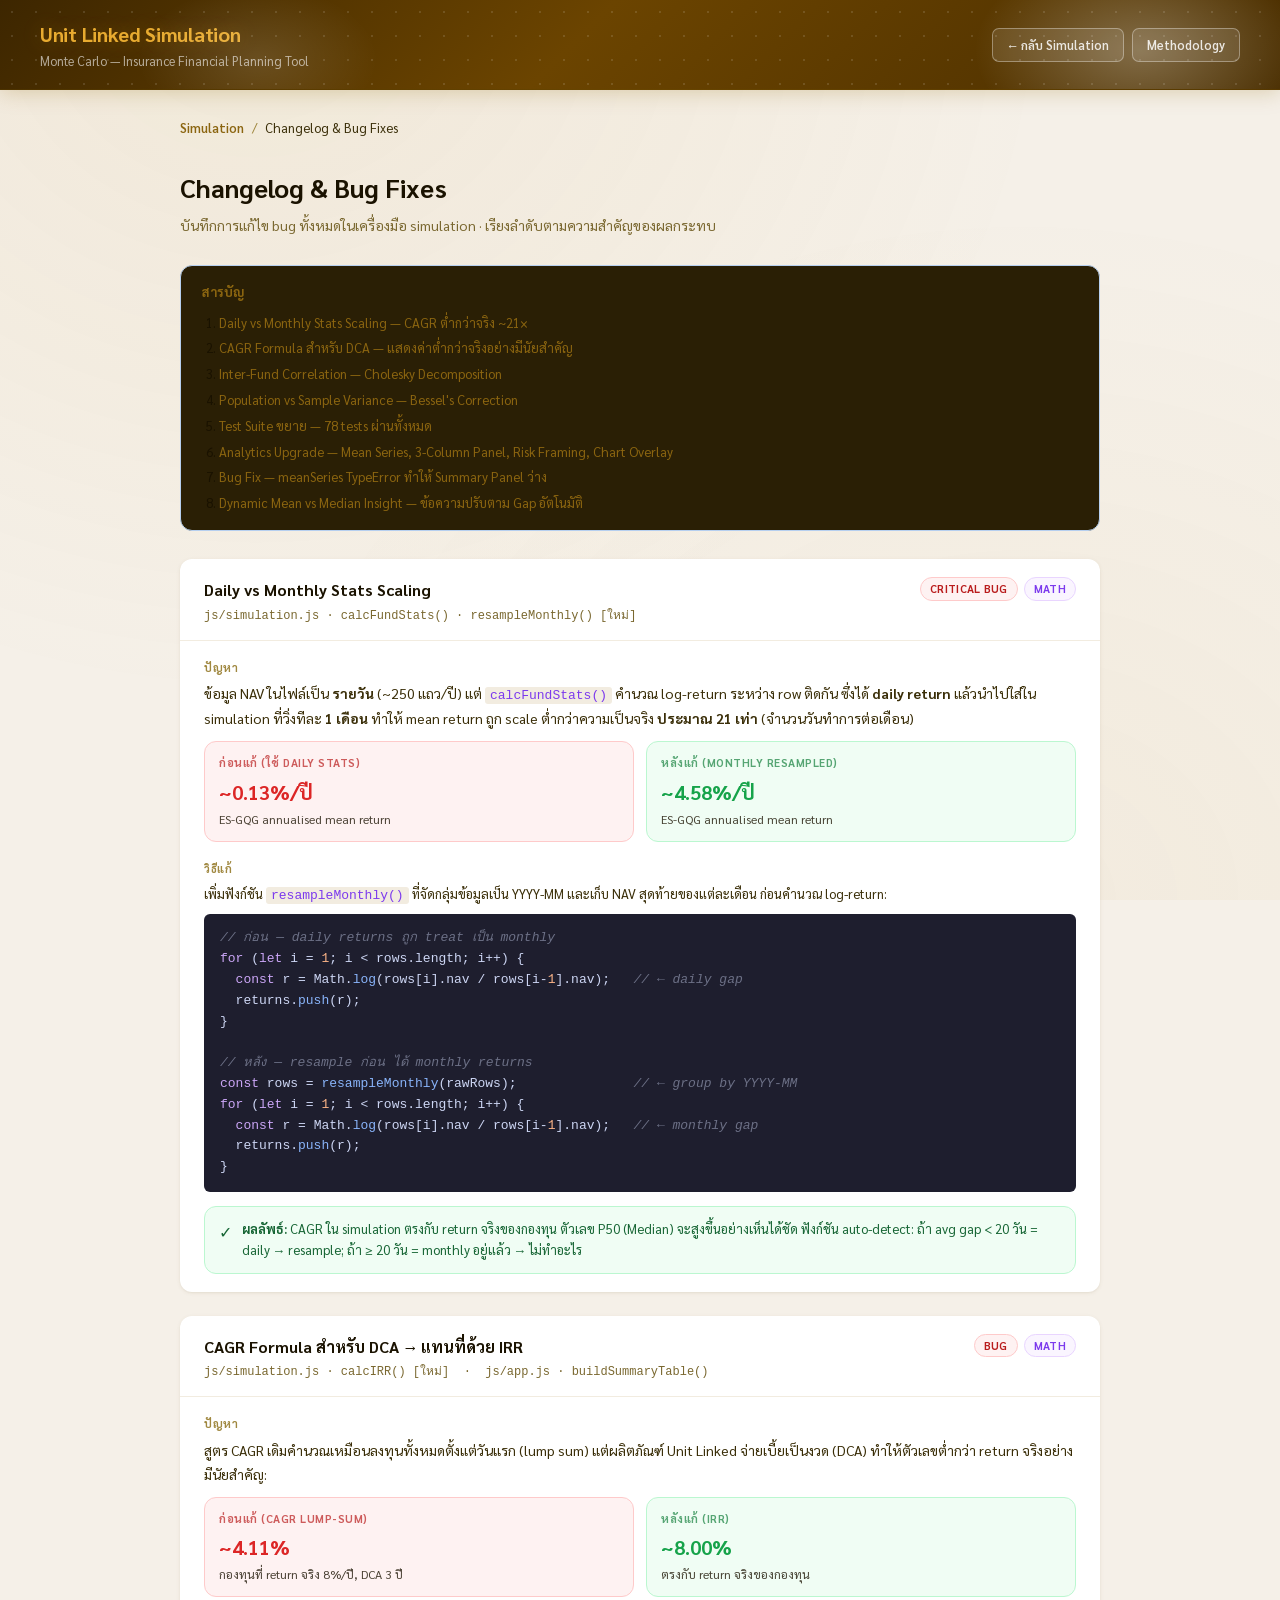
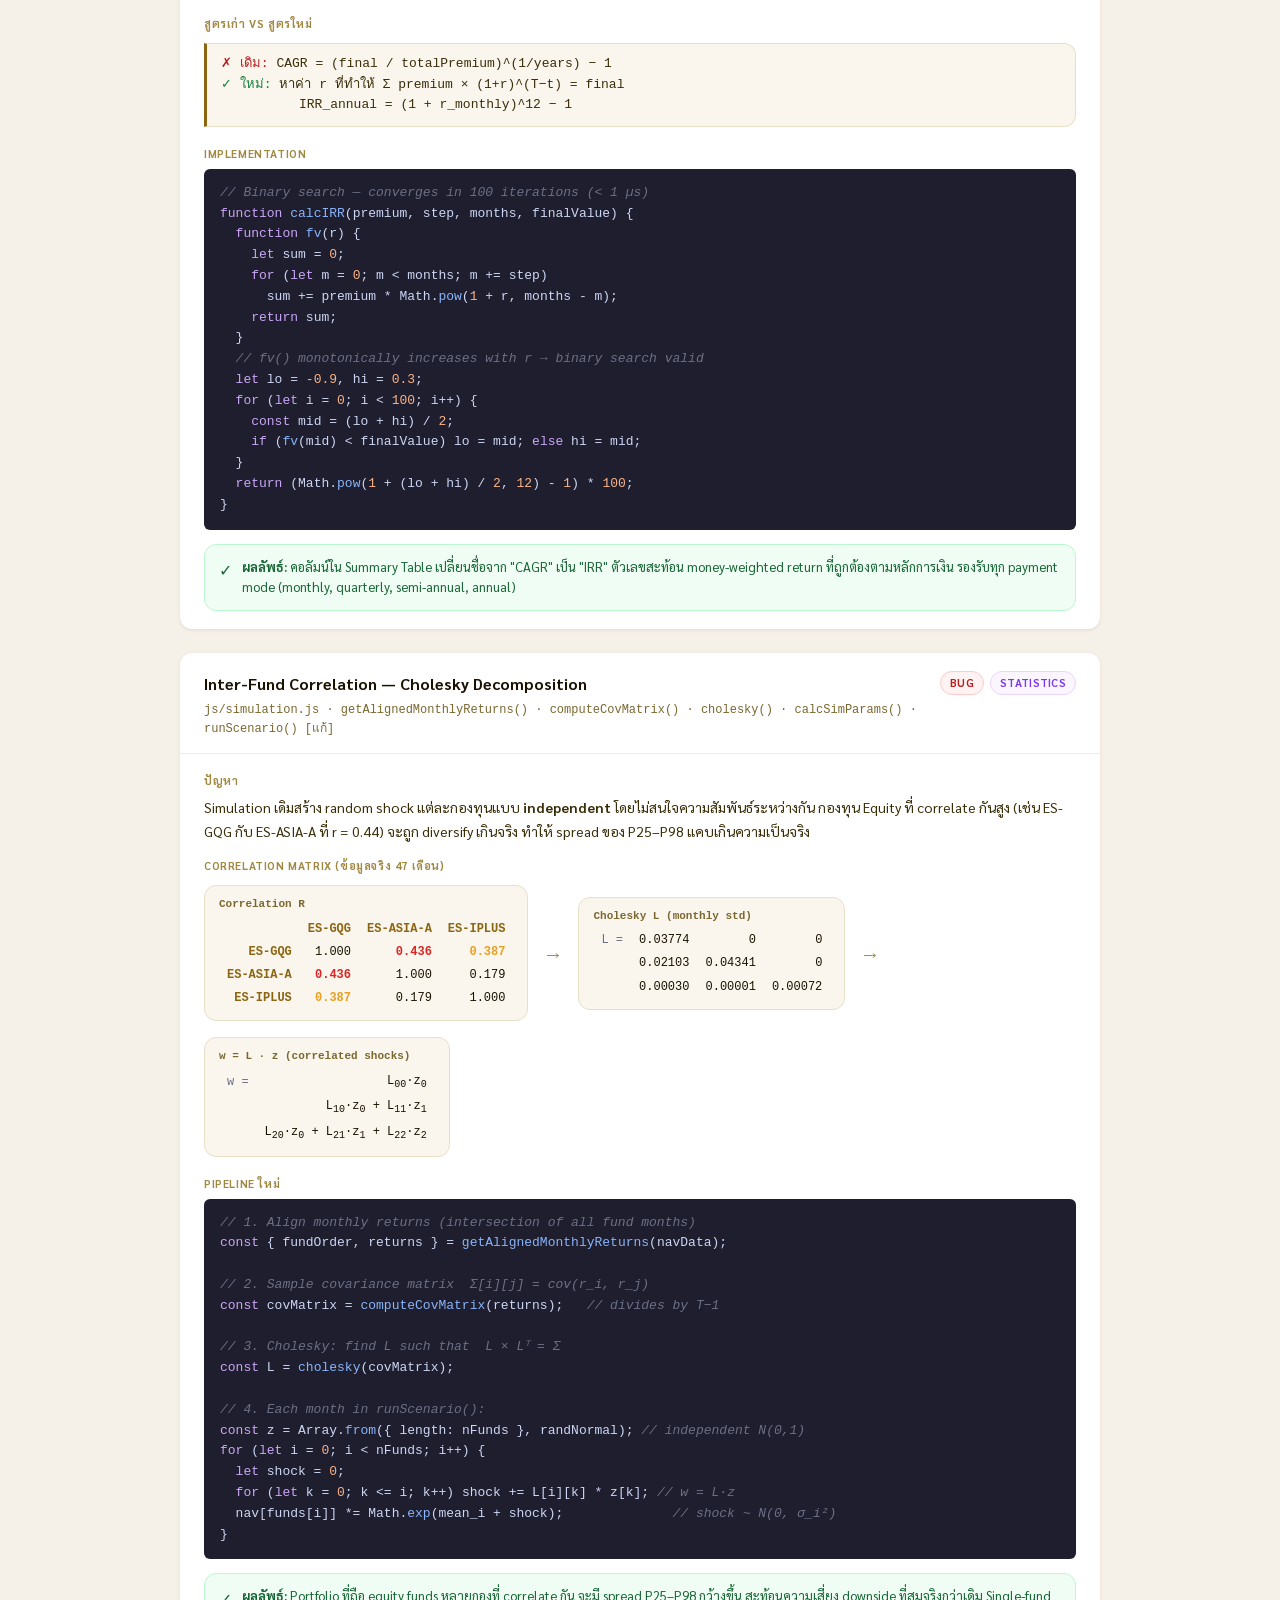
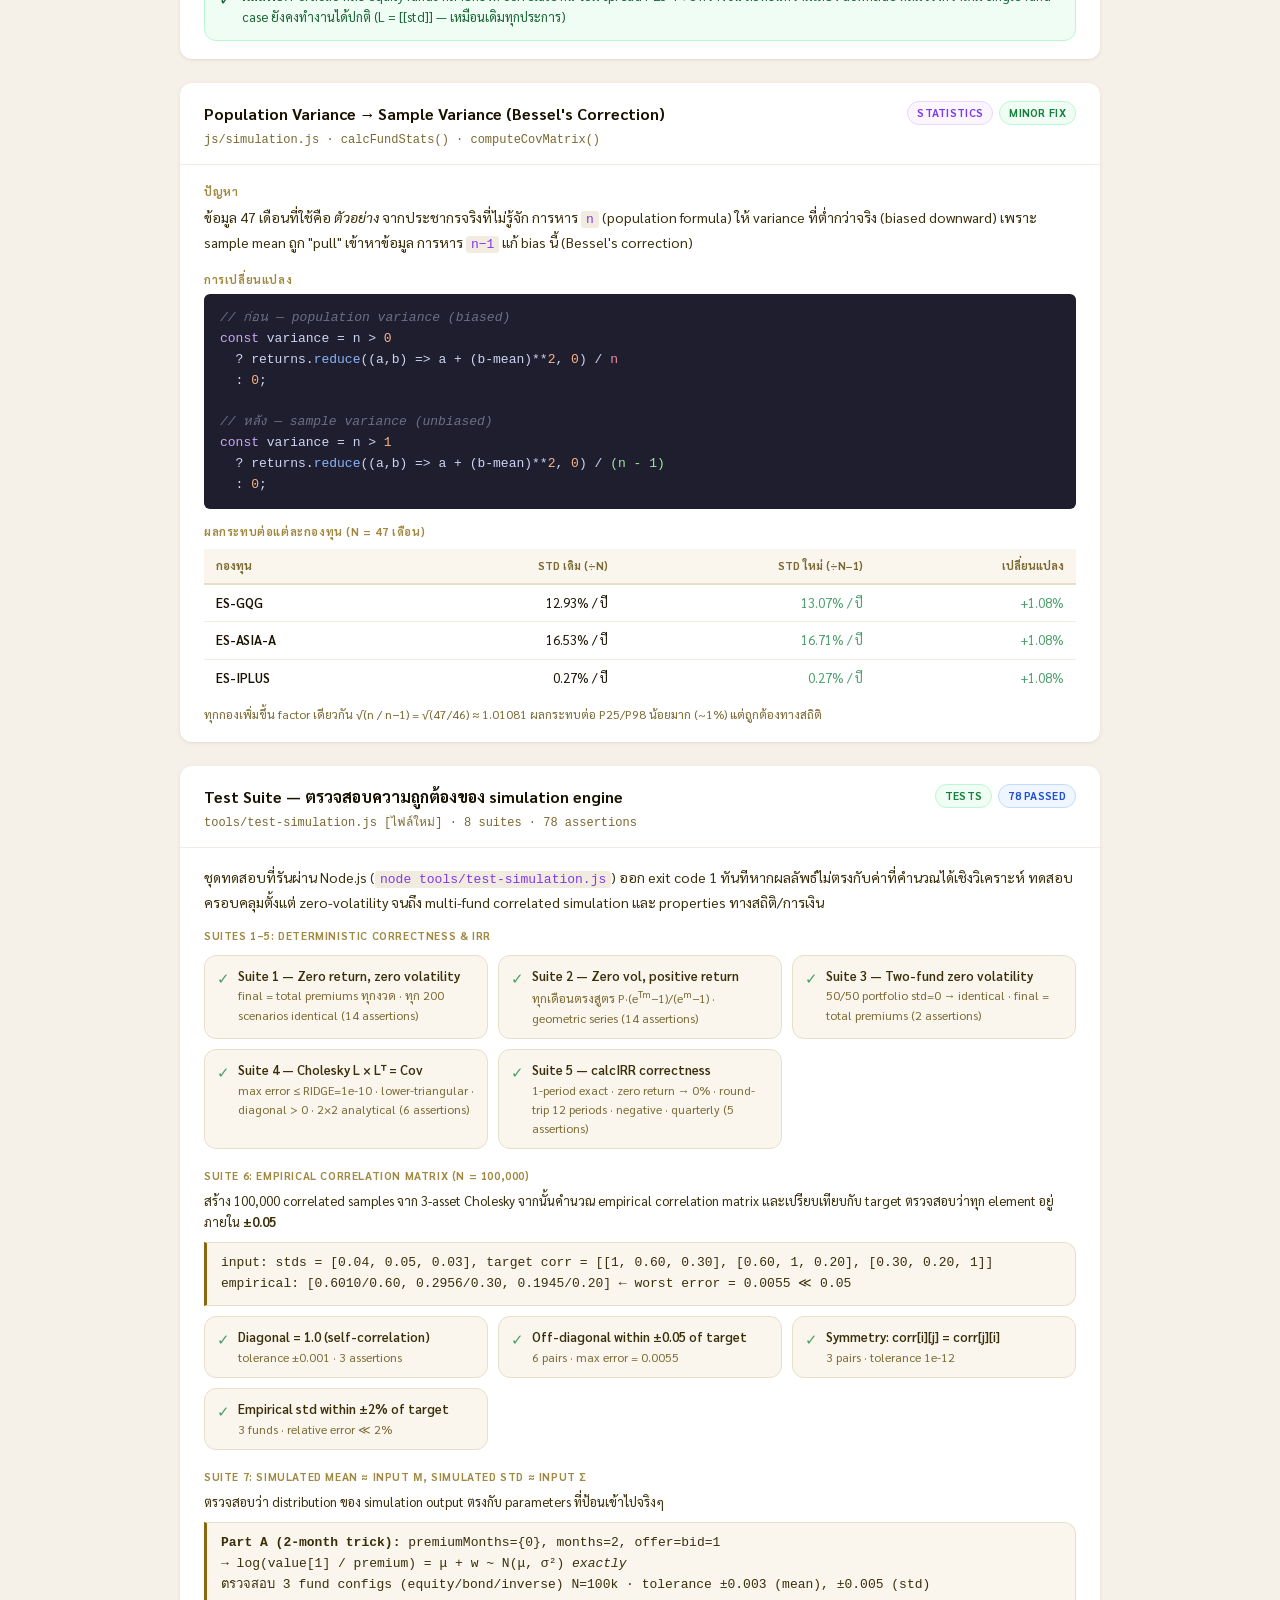
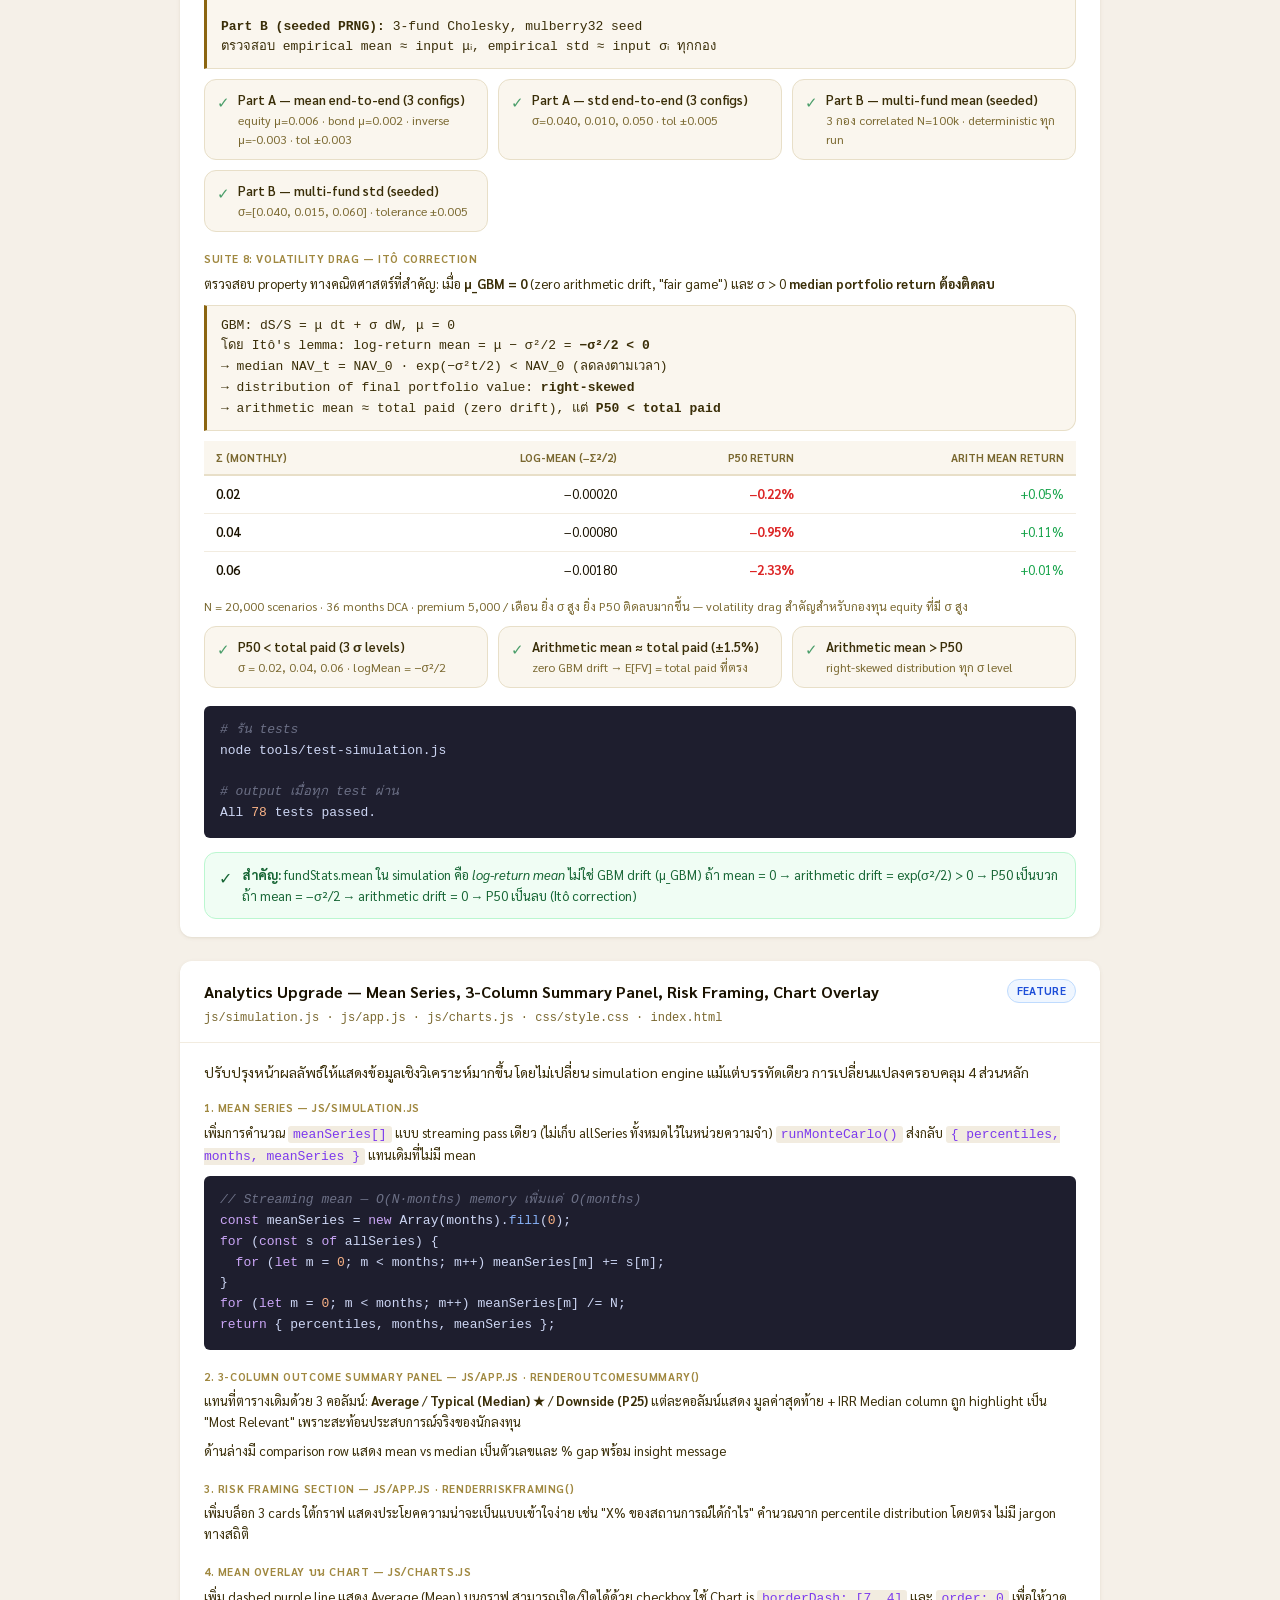
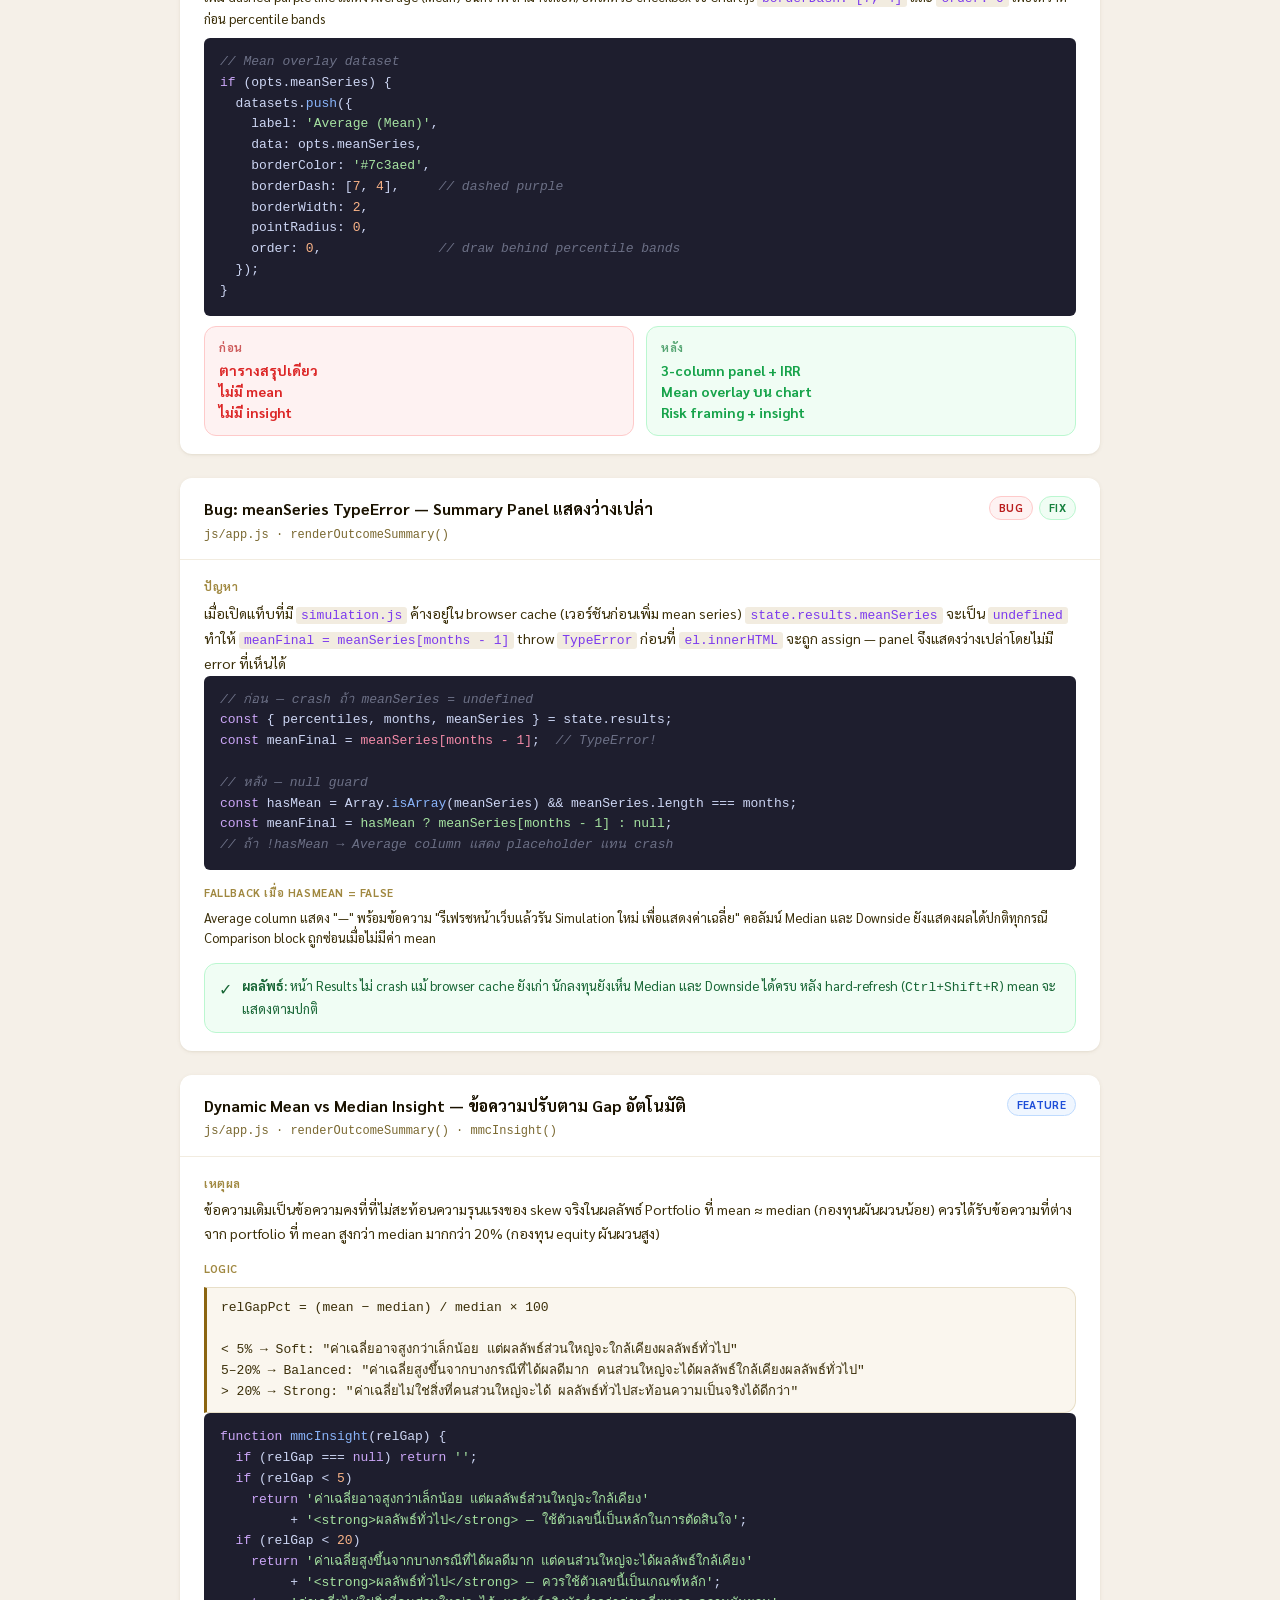
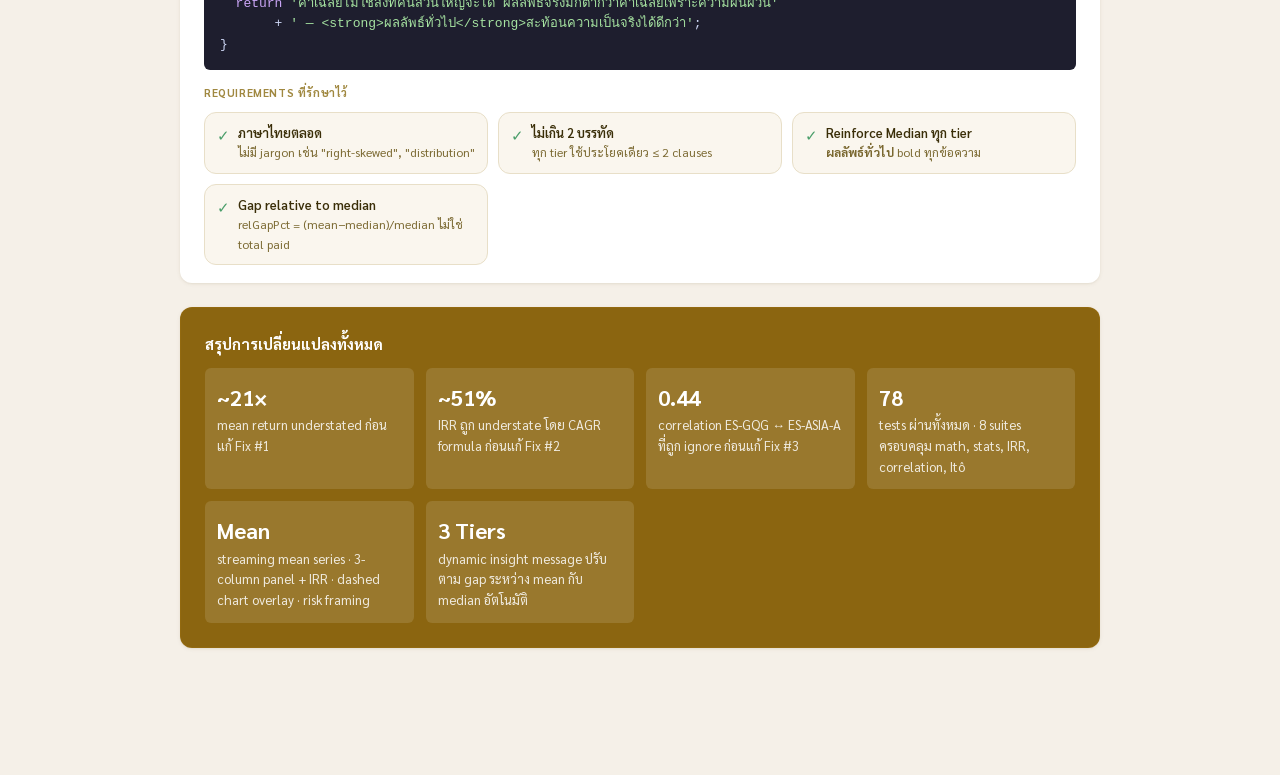
<file: changelog.html>
<!DOCTYPE html>
<html lang="th">
<head>
  <meta charset="UTF-8" />
  <meta name="viewport" content="width=device-width, initial-scale=1.0" />
  <title>Changelog — Unit Linked Simulation</title>
  <link rel="preconnect" href="https://fonts.googleapis.com" />
  <link href="https://fonts.googleapis.com/css2?family=Sarabun:wght@400;500;600;700&display=swap" rel="stylesheet" />
  <link rel="stylesheet" href="css/style.css" />
  <style>
    /* ── Changelog-specific styles ────────────────────────────── */

    .cl-nav {
      display: flex;
      align-items: center;
      gap: 8px;
      margin-bottom: 28px;
    }
    .cl-nav a {
      color: var(--primary);
      text-decoration: none;
      font-size: 13px;
      font-weight: 600;
    }
    .cl-nav a:hover { text-decoration: underline; }
    .cl-nav-sep { color: var(--gray-400); font-size: 13px; }

    /* Badge: severity / type label */
    .badge {
      display: inline-flex;
      align-items: center;
      gap: 4px;
      padding: 2px 9px;
      border-radius: 12px;
      font-size: 11px;
      font-weight: 700;
      letter-spacing: .3px;
      text-transform: uppercase;
      vertical-align: middle;
    }
    .badge-bug    { background: #fef2f2; color: #b91c1c; border: 1px solid #fecaca; }
    .badge-fix    { background: #f0fdf4; color: #15803d; border: 1px solid #bbf7d0; }
    .badge-math   { background: #faf5ff; color: #7c3aed; border: 1px solid #e9d5ff; }
    .badge-perf   { background: #fff7ed; color: #c2410c; border: 1px solid #fed7aa; }
    .badge-new    { background: #eff6ff; color: #1d4ed8; border: 1px solid #bfdbfe; }

    /* Fix entry card */
    .fix-card {
      background: #fff;
      border-radius: var(--radius);
      box-shadow: var(--shadow);
      margin-bottom: 24px;
      overflow: hidden;
    }
    .fix-header {
      display: flex;
      align-items: flex-start;
      justify-content: space-between;
      gap: 16px;
      padding: 18px 24px 14px;
      border-bottom: 1px solid var(--gray-100);
    }
    .fix-title {
      font-size: 16px;
      font-weight: 700;
      color: var(--gray-900);
      margin-bottom: 4px;
    }
    .fix-file {
      font-size: 12px;
      color: var(--gray-500);
      font-family: 'Consolas', 'Courier New', monospace;
    }
    .fix-body { padding: 18px 24px; }

    /* Section headings inside a fix */
    .fix-section-label {
      font-size: 11px;
      font-weight: 700;
      text-transform: uppercase;
      letter-spacing: .6px;
      color: var(--gray-400);
      margin: 14px 0 6px;
    }
    .fix-section-label:first-child { margin-top: 0; }

    /* Code block */
    pre {
      background: #1e1e2e;
      color: #cdd6f4;
      border-radius: 6px;
      padding: 14px 16px;
      font-size: 12.5px;
      font-family: 'Consolas', 'Courier New', monospace;
      overflow-x: auto;
      line-height: 1.6;
      margin: 0;
    }
    code {
      font-family: 'Consolas', 'Courier New', monospace;
      background: var(--gray-100);
      color: #7c3aed;
      padding: 1px 5px;
      border-radius: 3px;
      font-size: 13px;
    }
    pre code { background: none; color: inherit; padding: 0; }
    .del { color: #f38ba8; }
    .add { color: #a6e3a1; }
    .cmt { color: #6c7086; font-style: italic; }
    .kw  { color: #cba6f7; }
    .fn  { color: #89b4fa; }
    .num { color: #fab387; }
    .str { color: #a6e3a1; }

    /* Impact box */
    .impact-box {
      display: flex;
      align-items: flex-start;
      gap: 10px;
      background: #f0fdf4;
      border: 1px solid #bbf7d0;
      border-radius: var(--radius);
      padding: 12px 14px;
      font-size: 13px;
      color: #166534;
      margin-top: 14px;
    }
    .impact-box .impact-icon { font-size: 16px; flex-shrink: 0; }

    /* Number comparison row */
    .compare-row {
      display: flex;
      gap: 12px;
      flex-wrap: wrap;
      margin-top: 10px;
    }
    .compare-cell {
      flex: 1;
      min-width: 160px;
      padding: 12px 14px;
      border-radius: var(--radius);
      font-size: 13px;
    }
    .compare-cell.before {
      background: #fef2f2;
      border: 1px solid #fecaca;
    }
    .compare-cell.after {
      background: #f0fdf4;
      border: 1px solid #bbf7d0;
    }
    .compare-cell .cl { font-size: 11px; font-weight: 700; text-transform: uppercase;
                        letter-spacing: .5px; margin-bottom: 4px; opacity: .7; }
    .compare-cell.before .cl { color: #b91c1c; }
    .compare-cell.after  .cl { color: #15803d; }
    .compare-val { font-size: 20px; font-weight: 700; }
    .compare-cell.before .compare-val { color: #dc2626; }
    .compare-cell.after  .compare-val { color: #16a34a; }
    .compare-desc { font-size: 12px; margin-top: 2px; opacity: .8; }

    /* Math formula box */
    .math-box {
      background: var(--gray-50);
      border: 1px solid var(--gray-200);
      border-left: 3px solid var(--primary);
      border-radius: 0 var(--radius) var(--radius) 0;
      padding: 10px 14px;
      font-size: 13px;
      font-family: 'Consolas', 'Courier New', monospace;
      color: var(--gray-700);
      margin-top: 10px;
    }

    /* Matrix display */
    .matrix-wrap {
      display: flex;
      align-items: center;
      gap: 16px;
      flex-wrap: wrap;
      margin-top: 10px;
    }
    .matrix {
      font-family: 'Consolas', 'Courier New', monospace;
      font-size: 12px;
      background: var(--gray-50);
      border: 1px solid var(--gray-200);
      border-radius: var(--radius);
      padding: 10px 14px;
    }
    .matrix table { border-collapse: collapse; }
    .matrix td { padding: 2px 8px; text-align: right; }
    .matrix .label { font-size: 11px; color: var(--gray-500); margin-bottom: 4px; font-weight: 600; }
    .matrix-op { font-size: 20px; color: var(--gray-400); align-self: center; }

    /* Test results summary */
    .test-grid {
      display: grid;
      grid-template-columns: repeat(auto-fill, minmax(260px, 1fr));
      gap: 10px;
      margin-top: 10px;
    }
    .test-item {
      display: flex;
      align-items: flex-start;
      gap: 8px;
      padding: 10px 12px;
      background: var(--gray-50);
      border: 1px solid var(--gray-200);
      border-radius: var(--radius);
      font-size: 13px;
    }
    .test-item .tick { color: var(--success); font-size: 15px; flex-shrink: 0; }
    .test-item-name { font-weight: 600; color: var(--gray-700); }
    .test-item-desc { font-size: 12px; color: var(--gray-500); }

    /* TOC sidebar feel */
    .toc {
      background: var(--primary-light);
      border: 1px solid #b6cfef;
      border-radius: var(--radius);
      padding: 16px 20px;
      margin-bottom: 28px;
    }
    .toc-title {
      font-size: 13px;
      font-weight: 700;
      color: var(--primary);
      margin-bottom: 10px;
    }
    .toc ol {
      padding-left: 18px;
      display: flex;
      flex-direction: column;
      gap: 5px;
    }
    .toc li { font-size: 13px; }
    .toc a { color: var(--primary); text-decoration: none; }
    .toc a:hover { text-decoration: underline; }
  </style>
</head>
<body>

<!-- ═══════════════ HEADER ═══════════════════════════════════════════════════ -->
<header>
  <div>
    <div class="logo">Unit Linked Simulation</div>
    <div class="subtitle">Monte Carlo — Insurance Financial Planning Tool</div>
  </div>
  <div style="margin-left:auto;display:flex;gap:8px">
    <a href="index.html"
       style="color:#fff;font-size:13px;font-weight:600;text-decoration:none;
              border:1.5px solid rgba(255,255,255,.5);border-radius:6px;padding:6px 14px">
      ← กลับ Simulation
    </a>
    <a href="readme.html"
       style="color:#fff;font-size:13px;font-weight:600;text-decoration:none;
              border:1.5px solid rgba(255,255,255,.5);border-radius:6px;padding:6px 14px">
      Methodology
    </a>
  </div>
</header>

<!-- ═══════════════ MAIN ══════════════════════════════════════════════════════ -->
<main>

  <!-- Breadcrumb -->
  <div class="cl-nav">
    <a href="index.html">Simulation</a>
    <span class="cl-nav-sep">/</span>
    <span style="color:var(--gray-700);font-size:13px">Changelog &amp; Bug Fixes</span>
  </div>

  <!-- Title -->
  <div style="margin-bottom:28px">
    <h1 style="font-size:26px;font-weight:700;color:var(--gray-900);margin-bottom:6px">
      Changelog &amp; Bug Fixes
    </h1>
    <p style="font-size:14px;color:var(--gray-500)">
      บันทึกการแก้ไข bug ทั้งหมดในเครื่องมือ simulation · เรียงลำดับตามความสำคัญของผลกระทบ
    </p>
  </div>

  <!-- TOC -->
  <div class="toc">
    <div class="toc-title">สารบัญ</div>
    <ol>
      <li><a href="#fix1">Daily vs Monthly Stats Scaling — CAGR ต่ำกว่าจริง ~21×</a></li>
      <li><a href="#fix2">CAGR Formula สำหรับ DCA — แสดงค่าต่ำกว่าจริงอย่างมีนัยสำคัญ</a></li>
      <li><a href="#fix3">Inter-Fund Correlation — Cholesky Decomposition</a></li>
      <li><a href="#fix4">Population vs Sample Variance — Bessel's Correction</a></li>
      <li><a href="#fix5">Test Suite ขยาย — 78 tests ผ่านทั้งหมด</a></li>
      <li><a href="#fix6">Analytics Upgrade — Mean Series, 3-Column Panel, Risk Framing, Chart Overlay</a></li>
      <li><a href="#fix7">Bug Fix — meanSeries TypeError ทำให้ Summary Panel ว่าง</a></li>
      <li><a href="#fix8">Dynamic Mean vs Median Insight — ข้อความปรับตาม Gap อัตโนมัติ</a></li>
    </ol>
  </div>

  <!-- ══════════════════════════════════════════════════════════════════════════
       FIX 1 — Daily vs Monthly
  ══════════════════════════════════════════════════════════════════════════ -->
  <div class="fix-card" id="fix1">
    <div class="fix-header">
      <div>
        <div class="fix-title">Daily vs Monthly Stats Scaling</div>
        <div class="fix-file">js/simulation.js · calcFundStats() · resampleMonthly() [ใหม่]</div>
      </div>
      <div style="display:flex;gap:6px;flex-shrink:0">
        <span class="badge badge-bug">Critical Bug</span>
        <span class="badge badge-math">Math</span>
      </div>
    </div>
    <div class="fix-body">

      <div class="fix-section-label">ปัญหา</div>
      <p style="font-size:14px;color:var(--gray-700);line-height:1.7">
        ข้อมูล NAV ในไฟล์เป็น <strong>รายวัน</strong> (~250 แถว/ปี)
        แต่ <code>calcFundStats()</code> คำนวณ log-return ระหว่าง row ติดกัน
        ซึ่งได้ <strong>daily return</strong> แล้วนำไปใส่ใน simulation ที่วิ่งทีละ <strong>1 เดือน</strong>
        ทำให้ mean return ถูก scale ต่ำกว่าความเป็นจริง <strong>ประมาณ 21 เท่า</strong>
        (จำนวนวันทำการต่อเดือน)
      </p>

      <div class="compare-row">
        <div class="compare-cell before">
          <div class="cl">ก่อนแก้ (ใช้ daily stats)</div>
          <div class="compare-val">~0.13%/ปี</div>
          <div class="compare-desc">ES-GQG annualised mean return</div>
        </div>
        <div class="compare-cell after">
          <div class="cl">หลังแก้ (monthly resampled)</div>
          <div class="compare-val">~4.58%/ปี</div>
          <div class="compare-desc">ES-GQG annualised mean return</div>
        </div>
      </div>

      <div class="fix-section-label" style="margin-top:18px">วิธีแก้</div>
      <p style="font-size:13px;color:var(--gray-700);margin-bottom:8px">
        เพิ่มฟังก์ชัน <code>resampleMonthly()</code> ที่จัดกลุ่มข้อมูลเป็น YYYY-MM
        และเก็บ NAV สุดท้ายของแต่ละเดือน ก่อนคำนวณ log-return:
      </p>
      <pre><code><span class="cmt">// ก่อน — daily returns ถูก treat เป็น monthly</span>
<span class="kw">for</span> (<span class="kw">let</span> i = <span class="num">1</span>; i &lt; rows.length; i++) {
  <span class="kw">const</span> r = Math.<span class="fn">log</span>(rows[i].nav / rows[i-<span class="num">1</span>].nav);   <span class="cmt">// ← daily gap</span>
  returns.<span class="fn">push</span>(r);
}

<span class="cmt">// หลัง — resample ก่อน ได้ monthly returns</span>
<span class="kw">const</span> rows = <span class="fn">resampleMonthly</span>(rawRows);               <span class="cmt">// ← group by YYYY-MM</span>
<span class="kw">for</span> (<span class="kw">let</span> i = <span class="num">1</span>; i &lt; rows.length; i++) {
  <span class="kw">const</span> r = Math.<span class="fn">log</span>(rows[i].nav / rows[i-<span class="num">1</span>].nav);   <span class="cmt">// ← monthly gap</span>
  returns.<span class="fn">push</span>(r);
}</code></pre>

      <div class="impact-box">
        <span class="impact-icon">✓</span>
        <div>
          <strong>ผลลัพธ์:</strong> CAGR ใน simulation ตรงกับ return จริงของกองทุน
          ตัวเลข P50 (Median) จะสูงขึ้นอย่างเห็นได้ชัด
          ฟังก์ชัน auto-detect: ถ้า avg gap &lt; 20 วัน = daily → resample;
          ถ้า ≥ 20 วัน = monthly อยู่แล้ว → ไม่ทำอะไร
        </div>
      </div>
    </div>
  </div>

  <!-- ══════════════════════════════════════════════════════════════════════════
       FIX 2 — CAGR → IRR
  ══════════════════════════════════════════════════════════════════════════ -->
  <div class="fix-card" id="fix2">
    <div class="fix-header">
      <div>
        <div class="fix-title">CAGR Formula สำหรับ DCA → แทนที่ด้วย IRR</div>
        <div class="fix-file">js/simulation.js · calcIRR() [ใหม่] &nbsp;·&nbsp; js/app.js · buildSummaryTable()</div>
      </div>
      <div style="display:flex;gap:6px;flex-shrink:0">
        <span class="badge badge-bug">Bug</span>
        <span class="badge badge-math">Math</span>
      </div>
    </div>
    <div class="fix-body">

      <div class="fix-section-label">ปัญหา</div>
      <p style="font-size:14px;color:var(--gray-700);line-height:1.7">
        สูตร CAGR เดิมคำนวณเหมือนลงทุนทั้งหมดตั้งแต่วันแรก (lump sum)
        แต่ผลิตภัณฑ์ Unit Linked จ่ายเบี้ยเป็นงวด (DCA)
        ทำให้ตัวเลขต่ำกว่า return จริงอย่างมีนัยสำคัญ:
      </p>

      <div class="compare-row">
        <div class="compare-cell before">
          <div class="cl">ก่อนแก้ (CAGR lump-sum)</div>
          <div class="compare-val">~4.11%</div>
          <div class="compare-desc">กองทุนที่ return จริง 8%/ปี, DCA 3 ปี</div>
        </div>
        <div class="compare-cell after">
          <div class="cl">หลังแก้ (IRR)</div>
          <div class="compare-val">~8.00%</div>
          <div class="compare-desc">ตรงกับ return จริงของกองทุน</div>
        </div>
      </div>

      <div class="fix-section-label" style="margin-top:18px">สูตรเก่า vs สูตรใหม่</div>
      <div class="math-box">
        <span style="color:#b91c1c">✗ เดิม:</span>  CAGR = (final / totalPremium)^(1/years) − 1<br>
        <span style="color:#15803d">✓ ใหม่:</span>  หาค่า r ที่ทำให้  Σ premium × (1+r)^(T−t) = final<br>
        &nbsp;&nbsp;&nbsp;&nbsp;&nbsp;&nbsp;&nbsp;&nbsp;&nbsp;&nbsp;IRR_annual = (1 + r_monthly)^12 − 1
      </div>

      <div class="fix-section-label" style="margin-top:18px">Implementation</div>
      <pre><code><span class="cmt">// Binary search — converges in 100 iterations (&lt; 1 µs)</span>
<span class="kw">function</span> <span class="fn">calcIRR</span>(premium, step, months, finalValue) {
  <span class="kw">function</span> <span class="fn">fv</span>(r) {
    <span class="kw">let</span> sum = <span class="num">0</span>;
    <span class="kw">for</span> (<span class="kw">let</span> m = <span class="num">0</span>; m &lt; months; m += step)
      sum += premium * Math.<span class="fn">pow</span>(<span class="num">1</span> + r, months - m);
    <span class="kw">return</span> sum;
  }
  <span class="cmt">// fv() monotonically increases with r → binary search valid</span>
  <span class="kw">let</span> lo = <span class="num">-0.9</span>, hi = <span class="num">0.3</span>;
  <span class="kw">for</span> (<span class="kw">let</span> i = <span class="num">0</span>; i &lt; <span class="num">100</span>; i++) {
    <span class="kw">const</span> mid = (lo + hi) / <span class="num">2</span>;
    <span class="kw">if</span> (<span class="fn">fv</span>(mid) &lt; finalValue) lo = mid; <span class="kw">else</span> hi = mid;
  }
  <span class="kw">return</span> (Math.<span class="fn">pow</span>(<span class="num">1</span> + (lo + hi) / <span class="num">2</span>, <span class="num">12</span>) - <span class="num">1</span>) * <span class="num">100</span>;
}</code></pre>

      <div class="impact-box">
        <span class="impact-icon">✓</span>
        <div>
          <strong>ผลลัพธ์:</strong> คอลัมน์ใน Summary Table เปลี่ยนชื่อจาก "CAGR" เป็น "IRR"
          ตัวเลขสะท้อน money-weighted return ที่ถูกต้องตามหลักการเงิน
          รองรับทุก payment mode (monthly, quarterly, semi-annual, annual)
        </div>
      </div>
    </div>
  </div>

  <!-- ══════════════════════════════════════════════════════════════════════════
       FIX 3 — Correlation / Cholesky
  ══════════════════════════════════════════════════════════════════════════ -->
  <div class="fix-card" id="fix3">
    <div class="fix-header">
      <div>
        <div class="fix-title">Inter-Fund Correlation — Cholesky Decomposition</div>
        <div class="fix-file">
          js/simulation.js · getAlignedMonthlyReturns() · computeCovMatrix() ·
          cholesky() · calcSimParams() · runScenario() [แก้]
        </div>
      </div>
      <div style="display:flex;gap:6px;flex-shrink:0">
        <span class="badge badge-bug">Bug</span>
        <span class="badge badge-math">Statistics</span>
      </div>
    </div>
    <div class="fix-body">

      <div class="fix-section-label">ปัญหา</div>
      <p style="font-size:14px;color:var(--gray-700);line-height:1.7">
        Simulation เดิมสร้าง random shock แต่ละกองทุนแบบ <strong>independent</strong>
        โดยไม่สนใจความสัมพันธ์ระหว่างกัน
        กองทุน Equity ที่ correlate กันสูง (เช่น ES-GQG กับ ES-ASIA-A ที่ r = 0.44)
        จะถูก diversify เกินจริง ทำให้ spread ของ P25–P98 แคบเกินความเป็นจริง
      </p>

      <div class="fix-section-label">Correlation Matrix (ข้อมูลจริง 47 เดือน)</div>
      <div class="matrix-wrap">
        <div class="matrix">
          <div class="label">Correlation R</div>
          <table>
            <tr><td></td><td style="color:var(--primary);font-weight:700">ES-GQG</td><td style="color:var(--primary);font-weight:700">ES-ASIA-A</td><td style="color:var(--primary);font-weight:700">ES-IPLUS</td></tr>
            <tr><td style="color:var(--primary);font-weight:700">ES-GQG</td><td>1.000</td><td style="color:#dc2626;font-weight:700">0.436</td><td style="color:#e8a020;font-weight:700">0.387</td></tr>
            <tr><td style="color:var(--primary);font-weight:700">ES-ASIA-A</td><td style="color:#dc2626;font-weight:700">0.436</td><td>1.000</td><td>0.179</td></tr>
            <tr><td style="color:var(--primary);font-weight:700">ES-IPLUS</td><td style="color:#e8a020;font-weight:700">0.387</td><td>0.179</td><td>1.000</td></tr>
          </table>
        </div>
        <div class="matrix-op">→</div>
        <div class="matrix">
          <div class="label">Cholesky L (monthly std)</div>
          <table>
            <tr><td style="color:#6c7086">L =</td><td>0.03774</td><td>0</td><td>0</td></tr>
            <tr><td></td><td>0.02103</td><td>0.04341</td><td>0</td></tr>
            <tr><td></td><td>0.00030</td><td>0.00001</td><td>0.00072</td></tr>
          </table>
        </div>
        <div class="matrix-op">→</div>
        <div class="matrix">
          <div class="label">w = L · z  (correlated shocks)</div>
          <table>
            <tr><td style="color:#6c7086">w =</td><td colspan="2">L<sub>00</sub>·z<sub>0</sub></td></tr>
            <tr><td></td><td colspan="2">L<sub>10</sub>·z<sub>0</sub> + L<sub>11</sub>·z<sub>1</sub></td></tr>
            <tr><td></td><td colspan="2">L<sub>20</sub>·z<sub>0</sub> + L<sub>21</sub>·z<sub>1</sub> + L<sub>22</sub>·z<sub>2</sub></td></tr>
          </table>
        </div>
      </div>

      <div class="fix-section-label" style="margin-top:18px">Pipeline ใหม่</div>
      <pre><code><span class="cmt">// 1. Align monthly returns (intersection of all fund months)</span>
<span class="kw">const</span> { fundOrder, returns } = <span class="fn">getAlignedMonthlyReturns</span>(navData);

<span class="cmt">// 2. Sample covariance matrix  Σ[i][j] = cov(r_i, r_j)</span>
<span class="kw">const</span> covMatrix = <span class="fn">computeCovMatrix</span>(returns);   <span class="cmt">// divides by T−1</span>

<span class="cmt">// 3. Cholesky: find L such that  L × Lᵀ = Σ</span>
<span class="kw">const</span> L = <span class="fn">cholesky</span>(covMatrix);

<span class="cmt">// 4. Each month in runScenario():</span>
<span class="kw">const</span> z = Array.<span class="fn">from</span>({ length: nFunds }, randNormal); <span class="cmt">// independent N(0,1)</span>
<span class="kw">for</span> (<span class="kw">let</span> i = <span class="num">0</span>; i &lt; nFunds; i++) {
  <span class="kw">let</span> shock = <span class="num">0</span>;
  <span class="kw">for</span> (<span class="kw">let</span> k = <span class="num">0</span>; k &lt;= i; k++) shock += L[i][k] * z[k]; <span class="cmt">// w = L·z</span>
  nav[funds[i]] *= Math.<span class="fn">exp</span>(mean_i + shock);              <span class="cmt">// shock ~ N(0, σ_i²)</span>
}</code></pre>

      <div class="impact-box">
        <span class="impact-icon">✓</span>
        <div>
          <strong>ผลลัพธ์:</strong> Portfolio ที่ถือ equity funds หลายกองที่ correlate กัน
          จะมี spread P25–P98 กว้างขึ้น สะท้อนความเสี่ยง downside ที่สมจริงกว่าเดิม
          Single-fund case ยังคงทำงานได้ปกติ (L = [[std]] — เหมือนเดิมทุกประการ)
        </div>
      </div>
    </div>
  </div>

  <!-- ══════════════════════════════════════════════════════════════════════════
       FIX 4 — Sample Variance
  ══════════════════════════════════════════════════════════════════════════ -->
  <div class="fix-card" id="fix4">
    <div class="fix-header">
      <div>
        <div class="fix-title">Population Variance → Sample Variance (Bessel's Correction)</div>
        <div class="fix-file">js/simulation.js · calcFundStats() · computeCovMatrix()</div>
      </div>
      <div style="display:flex;gap:6px;flex-shrink:0">
        <span class="badge badge-math">Statistics</span>
        <span class="badge badge-fix">Minor Fix</span>
      </div>
    </div>
    <div class="fix-body">

      <div class="fix-section-label">ปัญหา</div>
      <p style="font-size:14px;color:var(--gray-700);line-height:1.7">
        ข้อมูล 47 เดือนที่ใช้คือ <em>ตัวอย่าง</em> จากประชากรจริงที่ไม่รู้จัก
        การหาร <code>n</code> (population formula) ให้ variance ที่ต่ำกว่าจริง (biased downward)
        เพราะ sample mean ถูก "pull" เข้าหาข้อมูล
        การหาร <code>n−1</code> แก้ bias นี้ (Bessel's correction)
      </p>

      <div class="fix-section-label">การเปลี่ยนแปลง</div>
      <pre><code><span class="cmt">// ก่อน — population variance (biased)</span>
<span class="kw">const</span> variance = n &gt; <span class="num">0</span>
  ? returns.<span class="fn">reduce</span>((a,b) =&gt; a + (b-mean)**<span class="num">2</span>, <span class="num">0</span>) / <span class="del">n</span>
  : <span class="num">0</span>;

<span class="cmt">// หลัง — sample variance (unbiased)</span>
<span class="kw">const</span> variance = n &gt; <span class="num">1</span>
  ? returns.<span class="fn">reduce</span>((a,b) =&gt; a + (b-mean)**<span class="num">2</span>, <span class="num">0</span>) / <span class="add">(n - 1)</span>
  : <span class="num">0</span>;</code></pre>

      <div class="fix-section-label" style="margin-top:14px">ผลกระทบต่อแต่ละกองทุน (n = 47 เดือน)</div>
      <div style="overflow-x:auto;margin-top:8px">
        <table style="width:100%;border-collapse:collapse;font-size:13px">
          <thead>
            <tr style="background:var(--gray-50);border-bottom:2px solid var(--gray-200)">
              <th style="text-align:left;padding:8px 12px;font-weight:700;color:var(--gray-500);font-size:11px;text-transform:uppercase">กองทุน</th>
              <th style="text-align:right;padding:8px 12px;font-weight:700;color:var(--gray-500);font-size:11px;text-transform:uppercase">std เดิม (÷n)</th>
              <th style="text-align:right;padding:8px 12px;font-weight:700;color:var(--gray-500);font-size:11px;text-transform:uppercase">std ใหม่ (÷n−1)</th>
              <th style="text-align:right;padding:8px 12px;font-weight:700;color:var(--gray-500);font-size:11px;text-transform:uppercase">เปลี่ยนแปลง</th>
            </tr>
          </thead>
          <tbody>
            <tr style="border-bottom:1px solid var(--gray-100)">
              <td style="padding:8px 12px;font-weight:600">ES-GQG</td>
              <td style="text-align:right;padding:8px 12px">12.93% / ปี</td>
              <td style="text-align:right;padding:8px 12px;color:var(--success)">13.07% / ปี</td>
              <td style="text-align:right;padding:8px 12px;color:var(--success)">+1.08%</td>
            </tr>
            <tr style="border-bottom:1px solid var(--gray-100)">
              <td style="padding:8px 12px;font-weight:600">ES-ASIA-A</td>
              <td style="text-align:right;padding:8px 12px">16.53% / ปี</td>
              <td style="text-align:right;padding:8px 12px;color:var(--success)">16.71% / ปี</td>
              <td style="text-align:right;padding:8px 12px;color:var(--success)">+1.08%</td>
            </tr>
            <tr>
              <td style="padding:8px 12px;font-weight:600">ES-IPLUS</td>
              <td style="text-align:right;padding:8px 12px">0.27% / ปี</td>
              <td style="text-align:right;padding:8px 12px;color:var(--success)">0.27% / ปี</td>
              <td style="text-align:right;padding:8px 12px;color:var(--success)">+1.08%</td>
            </tr>
          </tbody>
        </table>
      </div>
      <p style="font-size:12px;color:var(--gray-500);margin-top:8px">
        ทุกกองเพิ่มขึ้น factor เดียวกัน √(n / n−1) = √(47/46) ≈ 1.01081
        ผลกระทบต่อ P25/P98 น้อยมาก (~1%) แต่ถูกต้องทางสถิติ
      </p>
    </div>
  </div>

  <!-- ══════════════════════════════════════════════════════════════════════════
       FIX 5 — Test Suite
  ══════════════════════════════════════════════════════════════════════════ -->
  <div class="fix-card" id="fix5">
    <div class="fix-header">
      <div>
        <div class="fix-title">Test Suite — ตรวจสอบความถูกต้องของ simulation engine</div>
        <div class="fix-file">tools/test-simulation.js [ไฟล์ใหม่] · 8 suites · 78 assertions</div>
      </div>
      <div style="display:flex;gap:6px;flex-shrink:0">
        <span class="badge badge-fix">Tests</span>
        <span class="badge badge-new">78 passed</span>
      </div>
    </div>
    <div class="fix-body">

      <p style="font-size:14px;color:var(--gray-700);margin-bottom:14px">
        ชุดทดสอบที่รันผ่าน Node.js (<code>node tools/test-simulation.js</code>)
        ออก exit code 1 ทันทีหากผลลัพธ์ไม่ตรงกับค่าที่คำนวณได้เชิงวิเคราะห์
        ทดสอบครอบคลุมตั้งแต่ zero-volatility จนถึง multi-fund correlated simulation
        และ properties ทางสถิติ/การเงิน
      </p>

      <!-- Suite 1–5 -->
      <div class="fix-section-label">Suites 1–5: Deterministic correctness &amp; IRR</div>
      <div class="test-grid">
        <div class="test-item">
          <span class="tick">✓</span>
          <div>
            <div class="test-item-name">Suite 1 — Zero return, zero volatility</div>
            <div class="test-item-desc">final = total premiums ทุกงวด · ทุก 200 scenarios identical (14 assertions)</div>
          </div>
        </div>
        <div class="test-item">
          <span class="tick">✓</span>
          <div>
            <div class="test-item-name">Suite 2 — Zero vol, positive return</div>
            <div class="test-item-desc">ทุกเดือนตรงสูตร P·(e<sup>Tm</sup>−1)/(e<sup>m</sup>−1) · geometric series (14 assertions)</div>
          </div>
        </div>
        <div class="test-item">
          <span class="tick">✓</span>
          <div>
            <div class="test-item-name">Suite 3 — Two-fund zero volatility</div>
            <div class="test-item-desc">50/50 portfolio std=0 → identical · final = total premiums (2 assertions)</div>
          </div>
        </div>
        <div class="test-item">
          <span class="tick">✓</span>
          <div>
            <div class="test-item-name">Suite 4 — Cholesky L × Lᵀ = Cov</div>
            <div class="test-item-desc">max error ≤ RIDGE=1e-10 · lower-triangular · diagonal &gt; 0 · 2×2 analytical (6 assertions)</div>
          </div>
        </div>
        <div class="test-item">
          <span class="tick">✓</span>
          <div>
            <div class="test-item-name">Suite 5 — calcIRR correctness</div>
            <div class="test-item-desc">1-period exact · zero return → 0% · round-trip 12 periods · negative · quarterly (5 assertions)</div>
          </div>
        </div>
      </div>

      <!-- Suite 6 -->
      <div class="fix-section-label" style="margin-top:18px">Suite 6: Empirical correlation matrix (N = 100,000)</div>
      <p style="font-size:13px;color:var(--gray-700);margin-bottom:10px">
        สร้าง 100,000 correlated samples จาก 3-asset Cholesky จากนั้นคำนวณ empirical correlation matrix
        และเปรียบเทียบกับ target ตรวจสอบว่าทุก element อยู่ภายใน <strong>±0.05</strong>
      </p>
      <div class="math-box">
        input: stds = [0.04, 0.05, 0.03],  target corr = [[1, 0.60, 0.30], [0.60, 1, 0.20], [0.30, 0.20, 1]]<br>
        empirical: [0.6010/0.60, 0.2956/0.30, 0.1945/0.20]  ← worst error = 0.0055 ≪ 0.05
      </div>
      <div class="test-grid" style="margin-top:10px">
        <div class="test-item">
          <span class="tick">✓</span>
          <div>
            <div class="test-item-name">Diagonal = 1.0 (self-correlation)</div>
            <div class="test-item-desc">tolerance ±0.001 · 3 assertions</div>
          </div>
        </div>
        <div class="test-item">
          <span class="tick">✓</span>
          <div>
            <div class="test-item-name">Off-diagonal within ±0.05 of target</div>
            <div class="test-item-desc">6 pairs · max error = 0.0055</div>
          </div>
        </div>
        <div class="test-item">
          <span class="tick">✓</span>
          <div>
            <div class="test-item-name">Symmetry: corr[i][j] = corr[j][i]</div>
            <div class="test-item-desc">3 pairs · tolerance 1e-12</div>
          </div>
        </div>
        <div class="test-item">
          <span class="tick">✓</span>
          <div>
            <div class="test-item-name">Empirical std within ±2% of target</div>
            <div class="test-item-desc">3 funds · relative error ≪ 2%</div>
          </div>
        </div>
      </div>

      <!-- Suite 7 -->
      <div class="fix-section-label" style="margin-top:18px">Suite 7: Simulated mean ≈ input μ, simulated std ≈ input σ</div>
      <p style="font-size:13px;color:var(--gray-700);margin-bottom:10px">
        ตรวจสอบว่า distribution ของ simulation output ตรงกับ parameters ที่ป้อนเข้าไปจริงๆ
      </p>
      <div class="math-box">
        <strong>Part A (2-month trick):</strong>  premiumMonths={0}, months=2, offer=bid=1<br>
        → log(value[1] / premium) = μ + w ~ N(μ, σ²)  <em>exactly</em><br>
        ตรวจสอบ 3 fund configs (equity/bond/inverse) N=100k · tolerance ±0.003 (mean), ±0.005 (std)<br><br>
        <strong>Part B (seeded PRNG):</strong>  3-fund Cholesky, mulberry32 seed<br>
        ตรวจสอบ empirical mean ≈ input μᵢ, empirical std ≈ input σᵢ ทุกกอง
      </div>
      <div class="test-grid" style="margin-top:10px">
        <div class="test-item">
          <span class="tick">✓</span>
          <div>
            <div class="test-item-name">Part A — mean end-to-end (3 configs)</div>
            <div class="test-item-desc">equity μ=0.006 · bond μ=0.002 · inverse μ=-0.003 · tol ±0.003</div>
          </div>
        </div>
        <div class="test-item">
          <span class="tick">✓</span>
          <div>
            <div class="test-item-name">Part A — std end-to-end (3 configs)</div>
            <div class="test-item-desc">σ=0.040, 0.010, 0.050 · tol ±0.005</div>
          </div>
        </div>
        <div class="test-item">
          <span class="tick">✓</span>
          <div>
            <div class="test-item-name">Part B — multi-fund mean (seeded)</div>
            <div class="test-item-desc">3 กอง correlated N=100k · deterministic ทุก run</div>
          </div>
        </div>
        <div class="test-item">
          <span class="tick">✓</span>
          <div>
            <div class="test-item-name">Part B — multi-fund std (seeded)</div>
            <div class="test-item-desc">σ=[0.040, 0.015, 0.060] · tolerance ±0.005</div>
          </div>
        </div>
      </div>

      <!-- Suite 8 -->
      <div class="fix-section-label" style="margin-top:18px">Suite 8: Volatility Drag — Itô Correction</div>
      <p style="font-size:13px;color:var(--gray-700);margin-bottom:10px">
        ตรวจสอบ property ทางคณิตศาสตร์ที่สำคัญ:
        เมื่อ <strong>μ_GBM = 0</strong> (zero arithmetic drift, "fair game") และ σ &gt; 0
        <strong>median portfolio return ต้องติดลบ</strong>
      </p>
      <div class="math-box">
        GBM:  dS/S = μ dt + σ dW,  μ = 0<br>
        โดย Itô's lemma: log-return mean = μ − σ²/2 = <strong>−σ²/2 &lt; 0</strong><br>
        → median NAV_t = NAV_0 · exp(−σ²t/2) &lt; NAV_0  (ลดลงตามเวลา)<br>
        → distribution of final portfolio value: <strong>right-skewed</strong><br>
        → arithmetic mean ≈ total paid (zero drift), แต่ <strong>P50 &lt; total paid</strong>
      </div>
      <div style="overflow-x:auto;margin-top:10px">
        <table style="width:100%;border-collapse:collapse;font-size:13px">
          <thead>
            <tr style="background:var(--gray-50);border-bottom:2px solid var(--gray-200)">
              <th style="text-align:left;padding:8px 12px;font-weight:700;color:var(--gray-500);font-size:11px;text-transform:uppercase">σ (monthly)</th>
              <th style="text-align:right;padding:8px 12px;font-weight:700;color:var(--gray-500);font-size:11px;text-transform:uppercase">log-mean (−σ²/2)</th>
              <th style="text-align:right;padding:8px 12px;font-weight:700;color:var(--gray-500);font-size:11px;text-transform:uppercase">P50 return</th>
              <th style="text-align:right;padding:8px 12px;font-weight:700;color:var(--gray-500);font-size:11px;text-transform:uppercase">Arith mean return</th>
            </tr>
          </thead>
          <tbody>
            <tr style="border-bottom:1px solid var(--gray-100)">
              <td style="padding:8px 12px;font-weight:600">0.02</td>
              <td style="text-align:right;padding:8px 12px">−0.00020</td>
              <td style="text-align:right;padding:8px 12px;color:#dc2626;font-weight:700">−0.22%</td>
              <td style="text-align:right;padding:8px 12px;color:#16a34a">+0.05%</td>
            </tr>
            <tr style="border-bottom:1px solid var(--gray-100)">
              <td style="padding:8px 12px;font-weight:600">0.04</td>
              <td style="text-align:right;padding:8px 12px">−0.00080</td>
              <td style="text-align:right;padding:8px 12px;color:#dc2626;font-weight:700">−0.95%</td>
              <td style="text-align:right;padding:8px 12px;color:#16a34a">+0.11%</td>
            </tr>
            <tr>
              <td style="padding:8px 12px;font-weight:600">0.06</td>
              <td style="text-align:right;padding:8px 12px">−0.00180</td>
              <td style="text-align:right;padding:8px 12px;color:#dc2626;font-weight:700">−2.33%</td>
              <td style="text-align:right;padding:8px 12px;color:#16a34a">+0.01%</td>
            </tr>
          </tbody>
        </table>
      </div>
      <p style="font-size:12px;color:var(--gray-500);margin-top:8px">
        N = 20,000 scenarios · 36 months DCA · premium 5,000 / เดือน
        ยิ่ง σ สูง ยิ่ง P50 ติดลบมากขึ้น — volatility drag สำคัญสำหรับกองทุน equity ที่มี σ สูง
      </p>
      <div class="test-grid" style="margin-top:10px">
        <div class="test-item">
          <span class="tick">✓</span>
          <div>
            <div class="test-item-name">P50 &lt; total paid (3 σ levels)</div>
            <div class="test-item-desc">σ = 0.02, 0.04, 0.06 · logMean = −σ²/2</div>
          </div>
        </div>
        <div class="test-item">
          <span class="tick">✓</span>
          <div>
            <div class="test-item-name">Arithmetic mean ≈ total paid (±1.5%)</div>
            <div class="test-item-desc">zero GBM drift → E[FV] = total paid ที่ตรง</div>
          </div>
        </div>
        <div class="test-item">
          <span class="tick">✓</span>
          <div>
            <div class="test-item-name">Arithmetic mean &gt; P50</div>
            <div class="test-item-desc">right-skewed distribution ทุก σ level</div>
          </div>
        </div>
      </div>

      <div style="margin-top:18px">
        <pre><code><span class="cmt"># รัน tests</span>
node tools/test-simulation.js

<span class="cmt"># output เมื่อทุก test ผ่าน</span>
All <span class="num">78</span> tests passed.</code></pre>
      </div>

      <div class="impact-box">
        <span class="impact-icon">✓</span>
        <div>
          <strong>สำคัญ:</strong> fundStats.mean ใน simulation คือ <em>log-return mean</em>
          ไม่ใช่ GBM drift (μ_GBM)
          ถ้า mean = 0 → arithmetic drift = exp(σ²/2) &gt; 0 → P50 เป็นบวก
          ถ้า mean = −σ²/2 → arithmetic drift = 0 → P50 เป็นลบ (Itô correction)
        </div>
      </div>
    </div>
  </div>

  <!-- ══════════════════════════════════════════════════════════════════════════
       FIX 6 — Analytics Upgrade
  ══════════════════════════════════════════════════════════════════════════ -->
  <div class="fix-card" id="fix6">
    <div class="fix-header">
      <div>
        <div class="fix-title">Analytics Upgrade — Mean Series, 3-Column Summary Panel, Risk Framing, Chart Overlay</div>
        <div class="fix-file">js/simulation.js · js/app.js · js/charts.js · css/style.css · index.html</div>
      </div>
      <div style="display:flex;gap:6px;flex-shrink:0">
        <span class="badge badge-new">Feature</span>
      </div>
    </div>
    <div class="fix-body">

      <p style="font-size:14px;color:var(--gray-700);line-height:1.7;margin-bottom:14px">
        ปรับปรุงหน้าผลลัพธ์ให้แสดงข้อมูลเชิงวิเคราะห์มากขึ้น
        โดยไม่เปลี่ยน simulation engine แม้แต่บรรทัดเดียว
        การเปลี่ยนแปลงครอบคลุม 4 ส่วนหลัก
      </p>

      <!-- Mean Series -->
      <div class="fix-section-label">1. Mean Series — js/simulation.js</div>
      <p style="font-size:13px;color:var(--gray-700);margin-bottom:8px">
        เพิ่มการคำนวณ <code>meanSeries[]</code> แบบ streaming pass เดียว (ไม่เก็บ allSeries ทั้งหมดไว้ในหน่วยความจำ)
        <code>runMonteCarlo()</code> ส่งกลับ <code>{ percentiles, months, meanSeries }</code> แทนเดิมที่ไม่มี mean
      </p>
      <pre><code><span class="cmt">// Streaming mean — O(N·months) memory เพิ่มแค่ O(months)</span>
<span class="kw">const</span> meanSeries = <span class="kw">new</span> Array(months).<span class="fn">fill</span>(<span class="num">0</span>);
<span class="kw">for</span> (<span class="kw">const</span> s <span class="kw">of</span> allSeries) {
  <span class="kw">for</span> (<span class="kw">let</span> m = <span class="num">0</span>; m &lt; months; m++) meanSeries[m] += s[m];
}
<span class="kw">for</span> (<span class="kw">let</span> m = <span class="num">0</span>; m &lt; months; m++) meanSeries[m] /= N;
<span class="kw">return</span> { percentiles, months, meanSeries };</code></pre>

      <!-- 3-column panel -->
      <div class="fix-section-label" style="margin-top:18px">2. 3-Column Outcome Summary Panel — js/app.js · renderOutcomeSummary()</div>
      <p style="font-size:13px;color:var(--gray-700);margin-bottom:8px">
        แทนที่ตารางเดิมด้วย 3 คอลัมน์: <strong>Average</strong> / <strong>Typical (Median) ★</strong> / <strong>Downside (P25)</strong>
        แต่ละคอลัมน์แสดง มูลค่าสุดท้าย + IRR
        Median column ถูก highlight เป็น "Most Relevant" เพราะสะท้อนประสบการณ์จริงของนักลงทุน
      </p>
      <p style="font-size:13px;color:var(--gray-700);margin-bottom:8px">
        ด้านล่างมี comparison row แสดง mean vs median เป็นตัวเลขและ % gap พร้อม insight message
      </p>

      <!-- Risk Framing -->
      <div class="fix-section-label" style="margin-top:18px">3. Risk Framing Section — js/app.js · renderRiskFraming()</div>
      <p style="font-size:13px;color:var(--gray-700);margin-bottom:8px">
        เพิ่มบล็อก 3 cards ใต้กราฟ แสดงประโยคความน่าจะเป็นแบบเข้าใจง่าย เช่น
        "X% ของสถานการณ์ได้กำไร" คำนวณจาก percentile distribution โดยตรง
        ไม่มี jargon ทางสถิติ
      </p>

      <!-- Chart overlay -->
      <div class="fix-section-label" style="margin-top:18px">4. Mean Overlay บน Chart — js/charts.js</div>
      <p style="font-size:13px;color:var(--gray-700);margin-bottom:8px">
        เพิ่ม dashed purple line แสดง Average (Mean) บนกราฟ สามารถเปิด/ปิดได้ด้วย checkbox
        ใช้ Chart.js <code>borderDash: [7, 4]</code> และ <code>order: 0</code> เพื่อให้วาดก่อน percentile bands
      </p>
      <pre><code><span class="cmt">// Mean overlay dataset</span>
<span class="kw">if</span> (opts.meanSeries) {
  datasets.<span class="fn">push</span>({
    label: <span class="str">'Average (Mean)'</span>,
    data: opts.meanSeries,
    borderColor: <span class="str">'#7c3aed'</span>,
    borderDash: [<span class="num">7</span>, <span class="num">4</span>],     <span class="cmt">// dashed purple</span>
    borderWidth: <span class="num">2</span>,
    pointRadius: <span class="num">0</span>,
    order: <span class="num">0</span>,               <span class="cmt">// draw behind percentile bands</span>
  });
}</code></pre>

      <div class="compare-row">
        <div class="compare-cell before">
          <div class="cl">ก่อน</div>
          <div class="compare-val" style="font-size:14px;line-height:1.5">ตารางสรุปเดียว<br>ไม่มี mean<br>ไม่มี insight</div>
        </div>
        <div class="compare-cell after">
          <div class="cl">หลัง</div>
          <div class="compare-val" style="font-size:14px;line-height:1.5">3-column panel + IRR<br>Mean overlay บน chart<br>Risk framing + insight</div>
        </div>
      </div>
    </div>
  </div>

  <!-- ══════════════════════════════════════════════════════════════════════════
       FIX 7 — meanSeries TypeError
  ══════════════════════════════════════════════════════════════════════════ -->
  <div class="fix-card" id="fix7">
    <div class="fix-header">
      <div>
        <div class="fix-title">Bug: meanSeries TypeError — Summary Panel แสดงว่างเปล่า</div>
        <div class="fix-file">js/app.js · renderOutcomeSummary()</div>
      </div>
      <div style="display:flex;gap:6px;flex-shrink:0">
        <span class="badge badge-bug">Bug</span>
        <span class="badge badge-fix">Fix</span>
      </div>
    </div>
    <div class="fix-body">

      <div class="fix-section-label">ปัญหา</div>
      <p style="font-size:14px;color:var(--gray-700);line-height:1.7">
        เมื่อเปิดแท็บที่มี <code>simulation.js</code> ค้างอยู่ใน browser cache (เวอร์ชันก่อนเพิ่ม mean series)
        <code>state.results.meanSeries</code> จะเป็น <code>undefined</code>
        ทำให้ <code>meanFinal = meanSeries[months - 1]</code> throw <code>TypeError</code>
        ก่อนที่ <code>el.innerHTML</code> จะถูก assign — panel จึงแสดงว่างเปล่าโดยไม่มี error ที่เห็นได้
      </p>
      <pre><code><span class="cmt">// ก่อน — crash ถ้า meanSeries = undefined</span>
<span class="kw">const</span> { percentiles, months, meanSeries } = state.results;
<span class="kw">const</span> meanFinal = <span class="del">meanSeries[months - 1]</span>;  <span class="cmt">// TypeError!</span>

<span class="cmt">// หลัง — null guard</span>
<span class="kw">const</span> hasMean = Array.<span class="fn">isArray</span>(meanSeries) &amp;&amp; meanSeries.length === months;
<span class="kw">const</span> meanFinal = <span class="add">hasMean ? meanSeries[months - 1] : null</span>;
<span class="cmt">// ถ้า !hasMean → Average column แสดง placeholder แทน crash</span></code></pre>

      <div class="fix-section-label" style="margin-top:14px">Fallback เมื่อ hasMean = false</div>
      <p style="font-size:13px;color:var(--gray-700)">
        Average column แสดง "—" พร้อมข้อความ "รีเฟรชหน้าเว็บแล้วรัน Simulation ใหม่ เพื่อแสดงค่าเฉลี่ย"
        คอลัมน์ Median และ Downside ยังแสดงผลได้ปกติทุกกรณี
        Comparison block ถูกซ่อนเมื่อไม่มีค่า mean
      </p>

      <div class="impact-box">
        <span class="impact-icon">✓</span>
        <div>
          <strong>ผลลัพธ์:</strong> หน้า Results ไม่ crash แม้ browser cache ยังเก่า
          นักลงทุนยังเห็น Median และ Downside ได้ครบ
          หลัง hard-refresh (<kbd>Ctrl+Shift+R</kbd>) mean จะแสดงตามปกติ
        </div>
      </div>
    </div>
  </div>

  <!-- ══════════════════════════════════════════════════════════════════════════
       FIX 8 — Dynamic Insight Message
  ══════════════════════════════════════════════════════════════════════════ -->
  <div class="fix-card" id="fix8">
    <div class="fix-header">
      <div>
        <div class="fix-title">Dynamic Mean vs Median Insight — ข้อความปรับตาม Gap อัตโนมัติ</div>
        <div class="fix-file">js/app.js · renderOutcomeSummary() · mmcInsight()</div>
      </div>
      <div style="display:flex;gap:6px;flex-shrink:0">
        <span class="badge badge-new">Feature</span>
      </div>
    </div>
    <div class="fix-body">

      <div class="fix-section-label">เหตุผล</div>
      <p style="font-size:14px;color:var(--gray-700);line-height:1.7">
        ข้อความเดิมเป็นข้อความคงที่ที่ไม่สะท้อนความรุนแรงของ skew จริงในผลลัพธ์
        Portfolio ที่ mean ≈ median (กองทุนผันผวนน้อย) ควรได้รับข้อความที่ต่างจาก
        portfolio ที่ mean สูงกว่า median มากกว่า 20% (กองทุน equity ผันผวนสูง)
      </p>

      <div class="fix-section-label">Logic</div>
      <div class="math-box">
        relGapPct = (mean − median) / median × 100<br><br>
        &lt; 5%  → Soft: "ค่าเฉลี่ยอาจสูงกว่าเล็กน้อย แต่ผลลัพธ์ส่วนใหญ่จะใกล้เคียงผลลัพธ์ทั่วไป"<br>
        5–20% → Balanced: "ค่าเฉลี่ยสูงขึ้นจากบางกรณีที่ได้ผลดีมาก คนส่วนใหญ่จะได้ผลลัพธ์ใกล้เคียงผลลัพธ์ทั่วไป"<br>
        &gt; 20% → Strong: "ค่าเฉลี่ยไม่ใช่สิ่งที่คนส่วนใหญ่จะได้ ผลลัพธ์ทั่วไปสะท้อนความเป็นจริงได้ดีกว่า"
      </div>

      <pre><code><span class="kw">function</span> <span class="fn">mmcInsight</span>(relGap) {
  <span class="kw">if</span> (relGap === <span class="kw">null</span>) <span class="kw">return</span> <span class="str">''</span>;
  <span class="kw">if</span> (relGap &lt; <span class="num">5</span>)
    <span class="kw">return</span> <span class="str">'ค่าเฉลี่ยอาจสูงกว่าเล็กน้อย แต่ผลลัพธ์ส่วนใหญ่จะใกล้เคียง'</span>
         + <span class="str">'&lt;strong&gt;ผลลัพธ์ทั่วไป&lt;/strong&gt; — ใช้ตัวเลขนี้เป็นหลักในการตัดสินใจ'</span>;
  <span class="kw">if</span> (relGap &lt; <span class="num">20</span>)
    <span class="kw">return</span> <span class="str">'ค่าเฉลี่ยสูงขึ้นจากบางกรณีที่ได้ผลดีมาก แต่คนส่วนใหญ่จะได้ผลลัพธ์ใกล้เคียง'</span>
         + <span class="str">'&lt;strong&gt;ผลลัพธ์ทั่วไป&lt;/strong&gt; — ควรใช้ตัวเลขนี้เป็นเกณฑ์หลัก'</span>;
  <span class="kw">return</span> <span class="str">'ค่าเฉลี่ยไม่ใช่สิ่งที่คนส่วนใหญ่จะได้ ผลลัพธ์จริงมักต่ำกว่าค่าเฉลี่ยเพราะความผันผวน'</span>
       + <span class="str">' — &lt;strong&gt;ผลลัพธ์ทั่วไป&lt;/strong&gt;สะท้อนความเป็นจริงได้ดีกว่า'</span>;
}</code></pre>

      <div class="fix-section-label" style="margin-top:14px">Requirements ที่รักษาไว้</div>
      <div class="test-grid">
        <div class="test-item">
          <span class="tick">✓</span>
          <div>
            <div class="test-item-name">ภาษาไทยตลอด</div>
            <div class="test-item-desc">ไม่มี jargon เช่น "right-skewed", "distribution"</div>
          </div>
        </div>
        <div class="test-item">
          <span class="tick">✓</span>
          <div>
            <div class="test-item-name">ไม่เกิน 2 บรรทัด</div>
            <div class="test-item-desc">ทุก tier ใช้ประโยคเดียว ≤ 2 clauses</div>
          </div>
        </div>
        <div class="test-item">
          <span class="tick">✓</span>
          <div>
            <div class="test-item-name">Reinforce Median ทุก tier</div>
            <div class="test-item-desc"><strong>ผลลัพธ์ทั่วไป</strong> bold ทุกข้อความ</div>
          </div>
        </div>
        <div class="test-item">
          <span class="tick">✓</span>
          <div>
            <div class="test-item-name">Gap relative to median</div>
            <div class="test-item-desc">relGapPct = (mean−median)/median ไม่ใช่ total paid</div>
          </div>
        </div>
      </div>
    </div>
  </div>

  <!-- Summary -->
  <div class="card" style="background:var(--primary);color:#fff">
    <div style="font-size:15px;font-weight:700;margin-bottom:12px">สรุปการเปลี่ยนแปลงทั้งหมด</div>
    <div style="display:grid;grid-template-columns:repeat(auto-fill,minmax(200px,1fr));gap:12px;font-size:13px">
      <div style="background:rgba(255,255,255,.12);border-radius:6px;padding:12px">
        <div style="font-size:22px;font-weight:700">~21×</div>
        <div style="opacity:.85">mean return understated ก่อนแก้ Fix #1</div>
      </div>
      <div style="background:rgba(255,255,255,.12);border-radius:6px;padding:12px">
        <div style="font-size:22px;font-weight:700">~51%</div>
        <div style="opacity:.85">IRR ถูก understate โดย CAGR formula ก่อนแก้ Fix #2</div>
      </div>
      <div style="background:rgba(255,255,255,.12);border-radius:6px;padding:12px">
        <div style="font-size:22px;font-weight:700">0.44</div>
        <div style="opacity:.85">correlation ES-GQG ↔ ES-ASIA-A ที่ถูก ignore ก่อนแก้ Fix #3</div>
      </div>
      <div style="background:rgba(255,255,255,.12);border-radius:6px;padding:12px">
        <div style="font-size:22px;font-weight:700">78</div>
        <div style="opacity:.85">tests ผ่านทั้งหมด · 8 suites ครอบคลุม math, stats, IRR, correlation, Itô</div>
      </div>
      <div style="background:rgba(255,255,255,.12);border-radius:6px;padding:12px">
        <div style="font-size:22px;font-weight:700">Mean</div>
        <div style="opacity:.85">streaming mean series · 3-column panel + IRR · dashed chart overlay · risk framing</div>
      </div>
      <div style="background:rgba(255,255,255,.12);border-radius:6px;padding:12px">
        <div style="font-size:22px;font-weight:700">3 Tiers</div>
        <div style="opacity:.85">dynamic insight message ปรับตาม gap ระหว่าง mean กับ median อัตโนมัติ</div>
      </div>
    </div>
  </div>

</main>
</body>
</html>
</file>
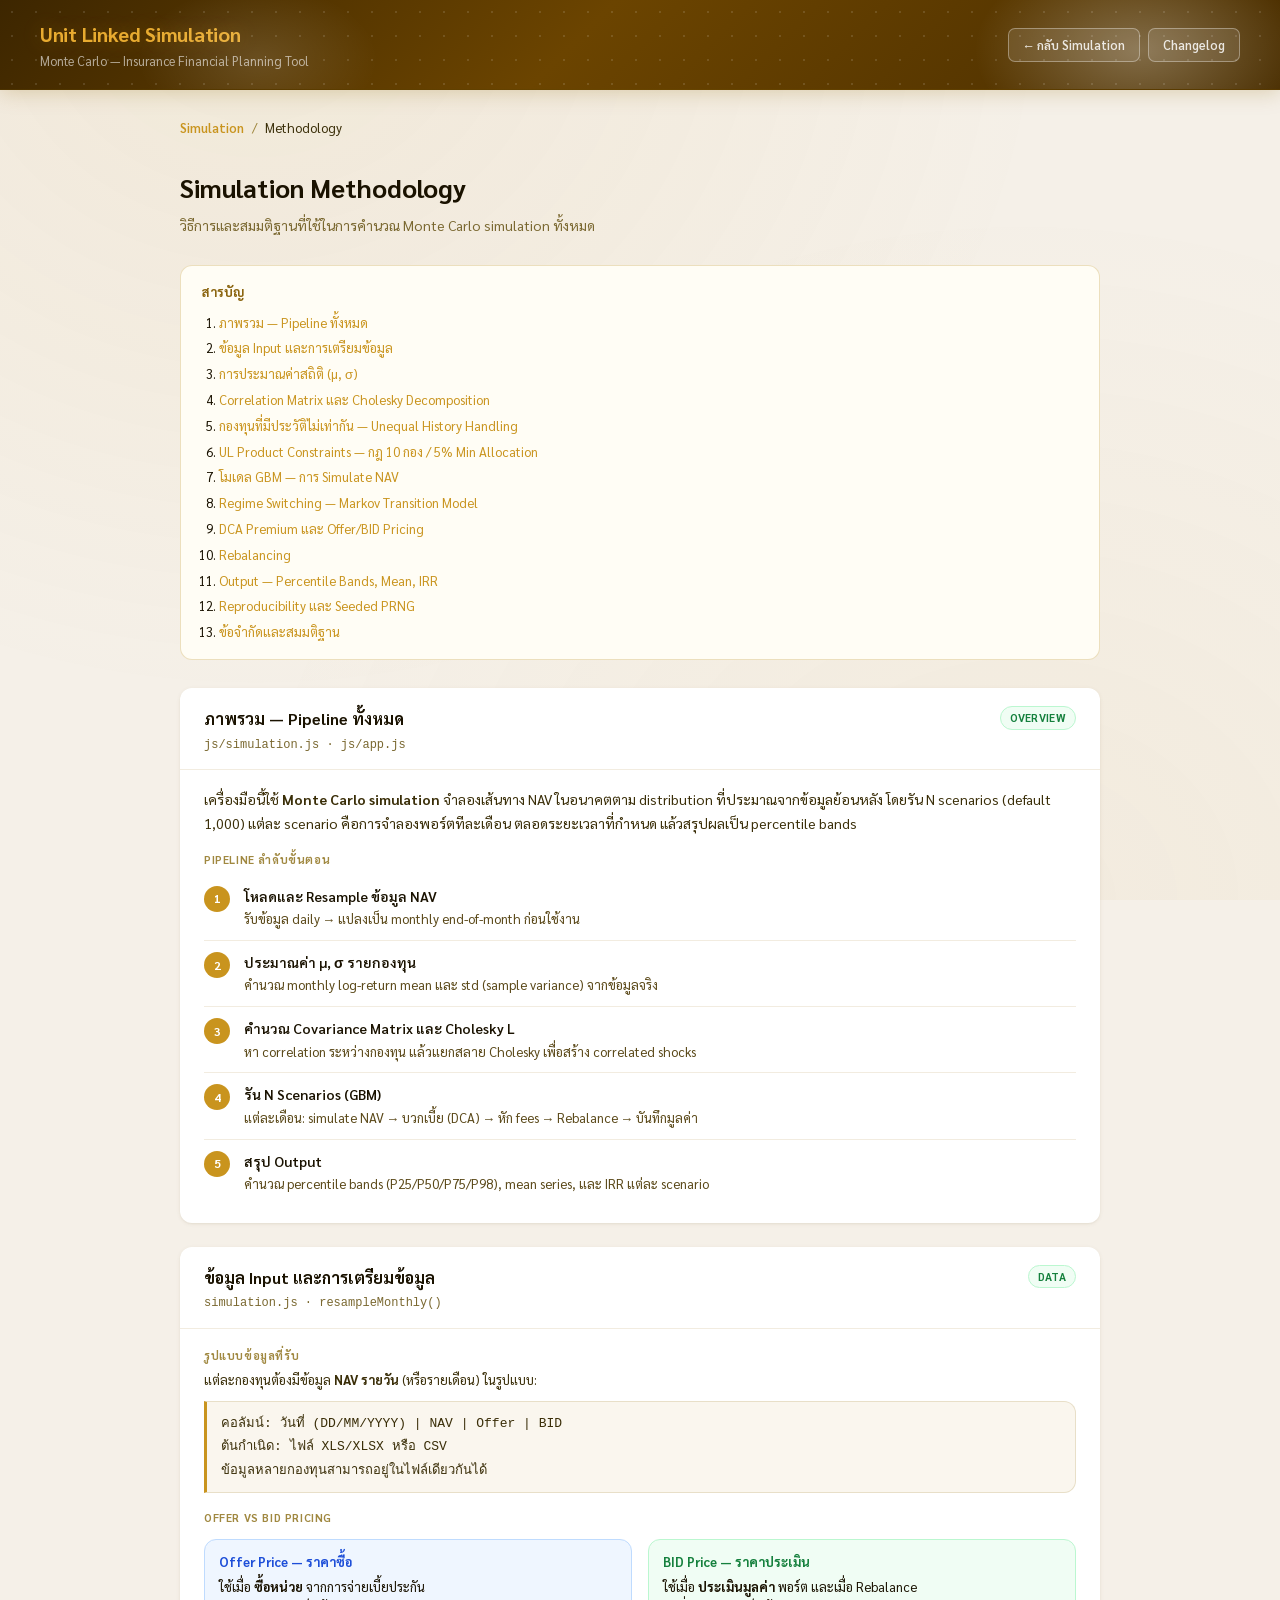
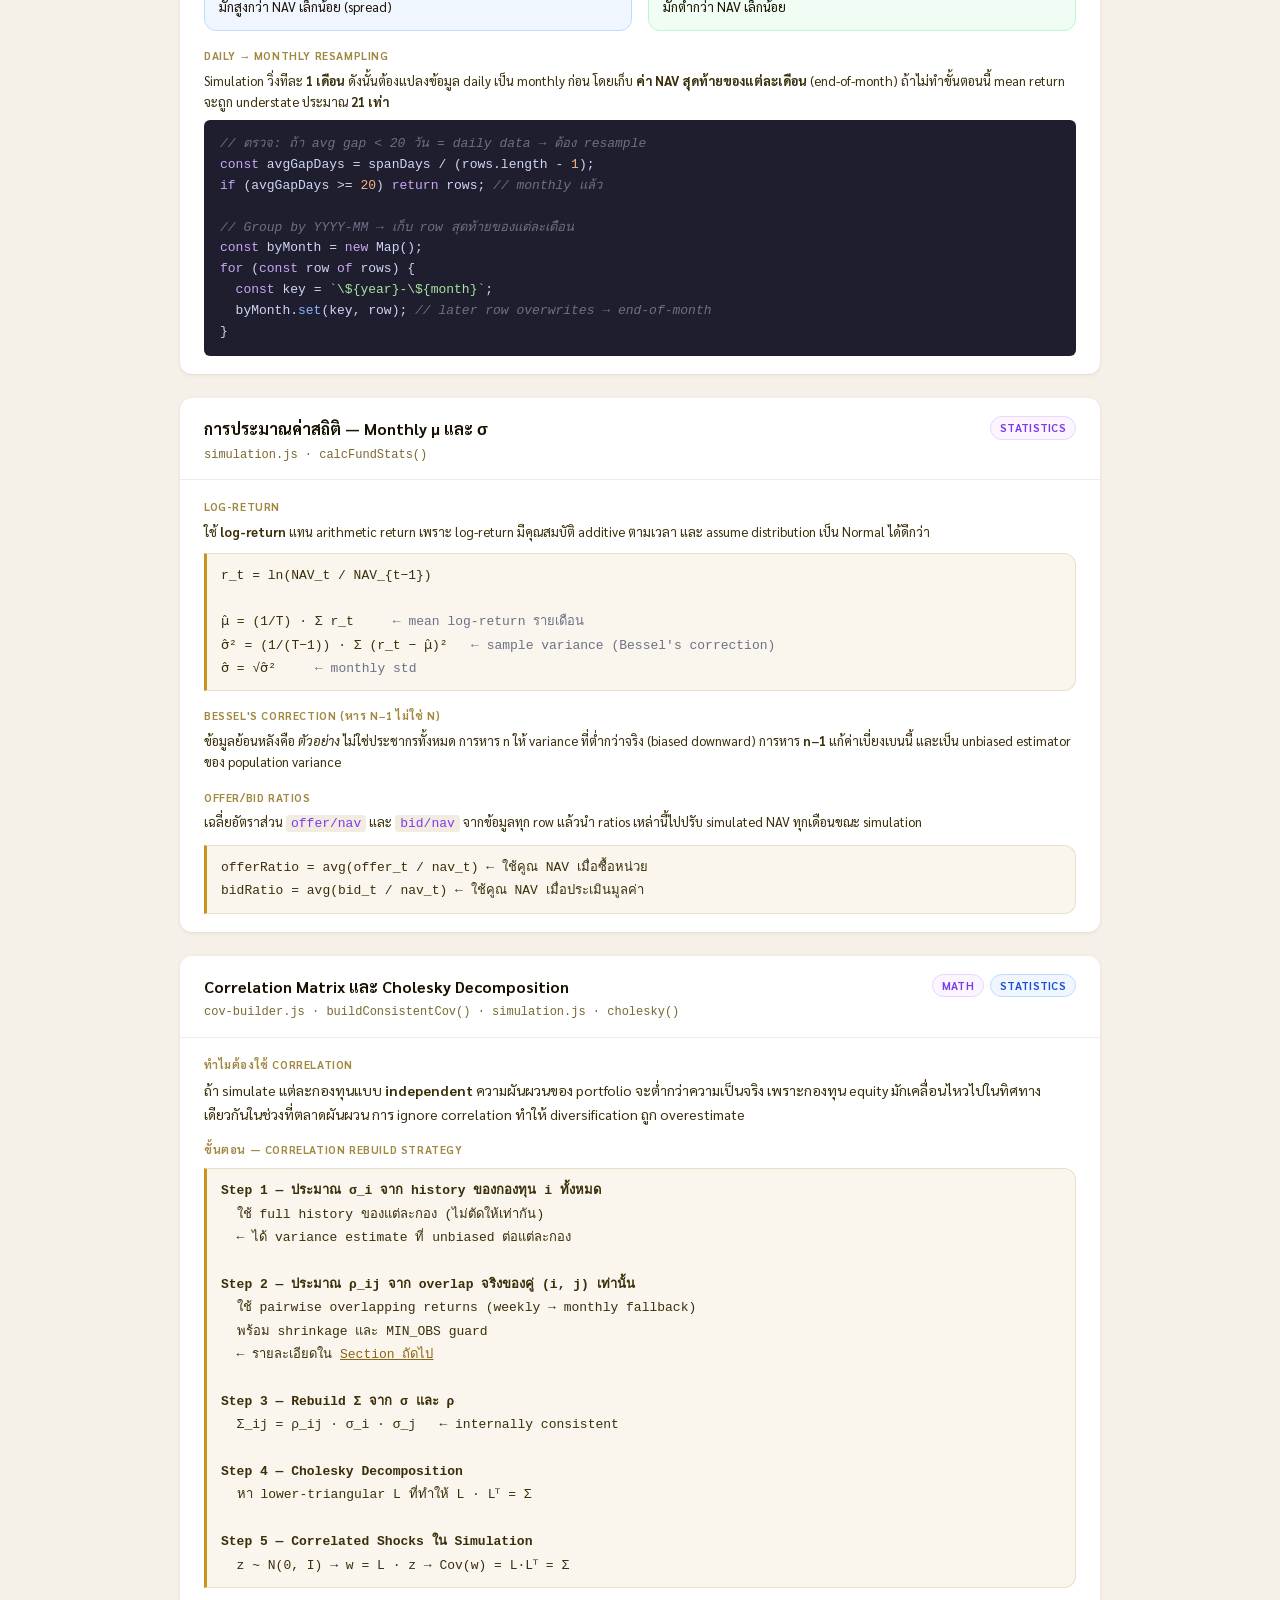
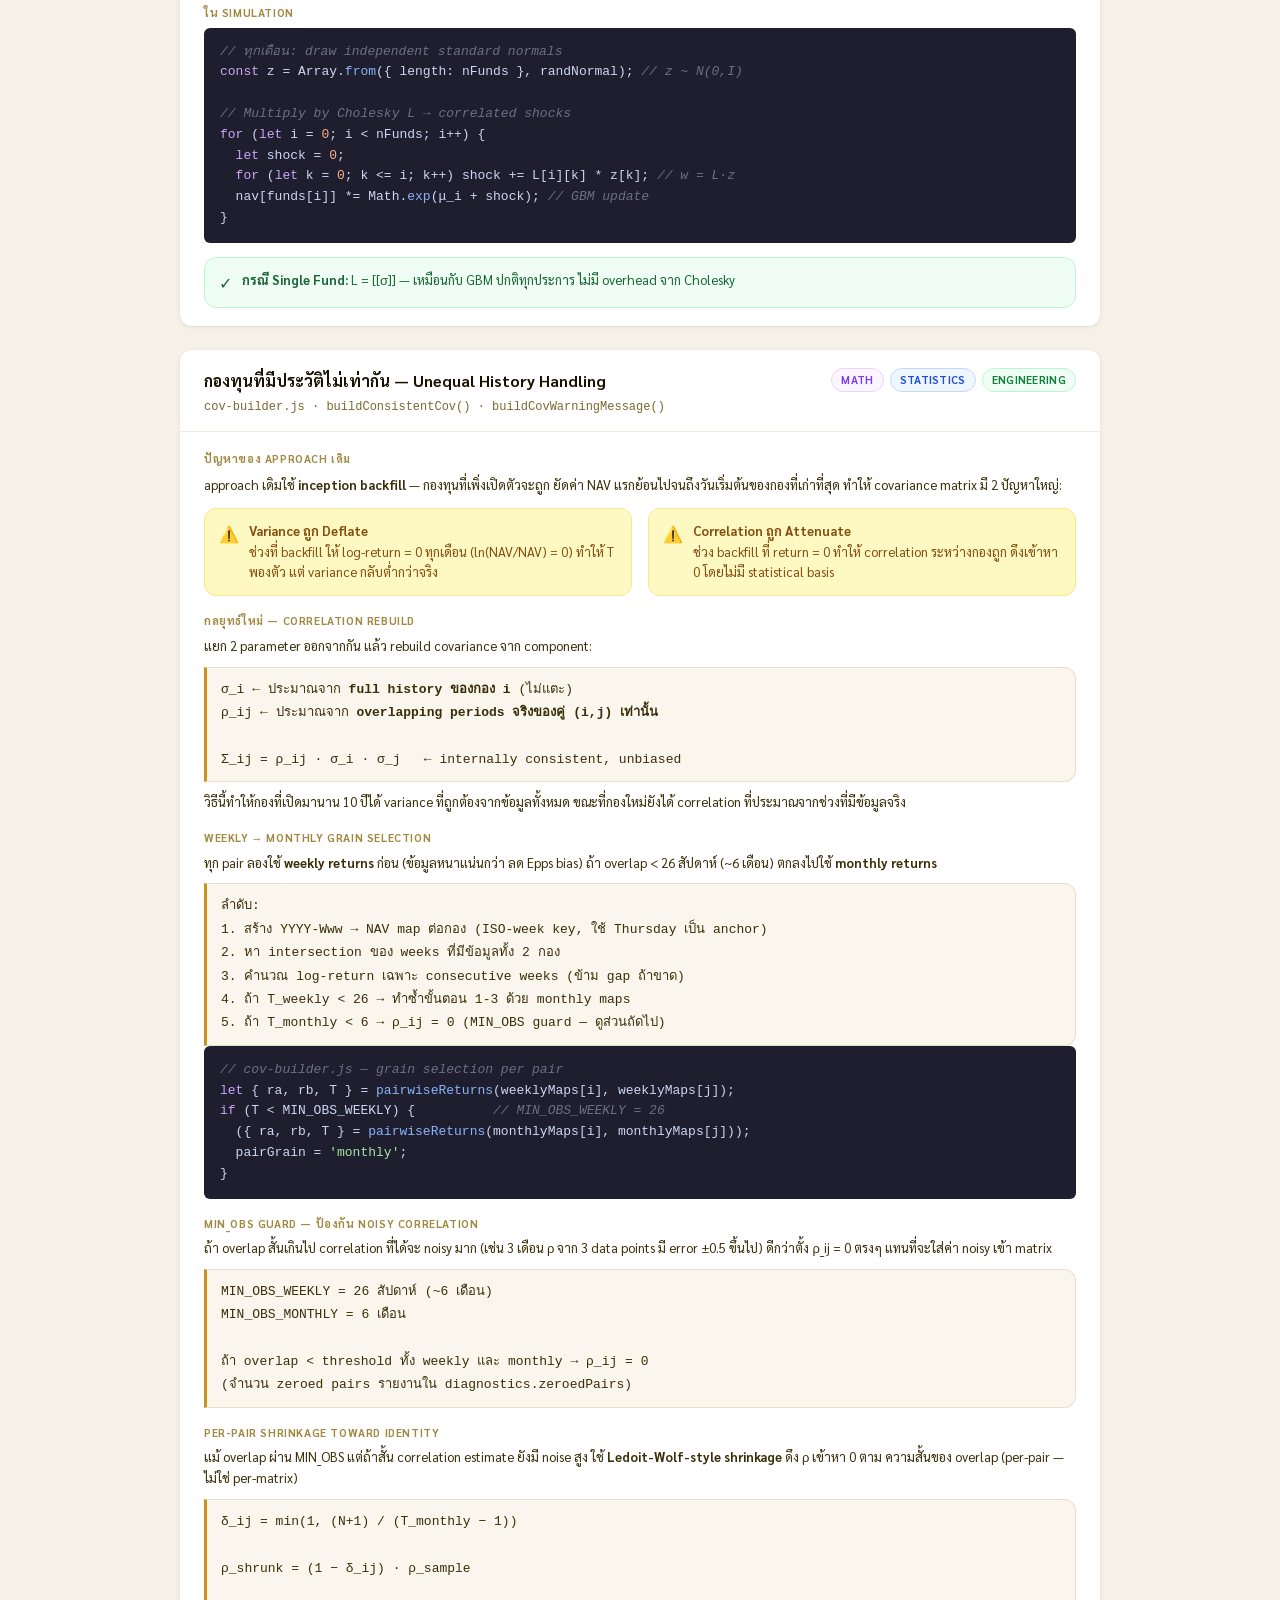
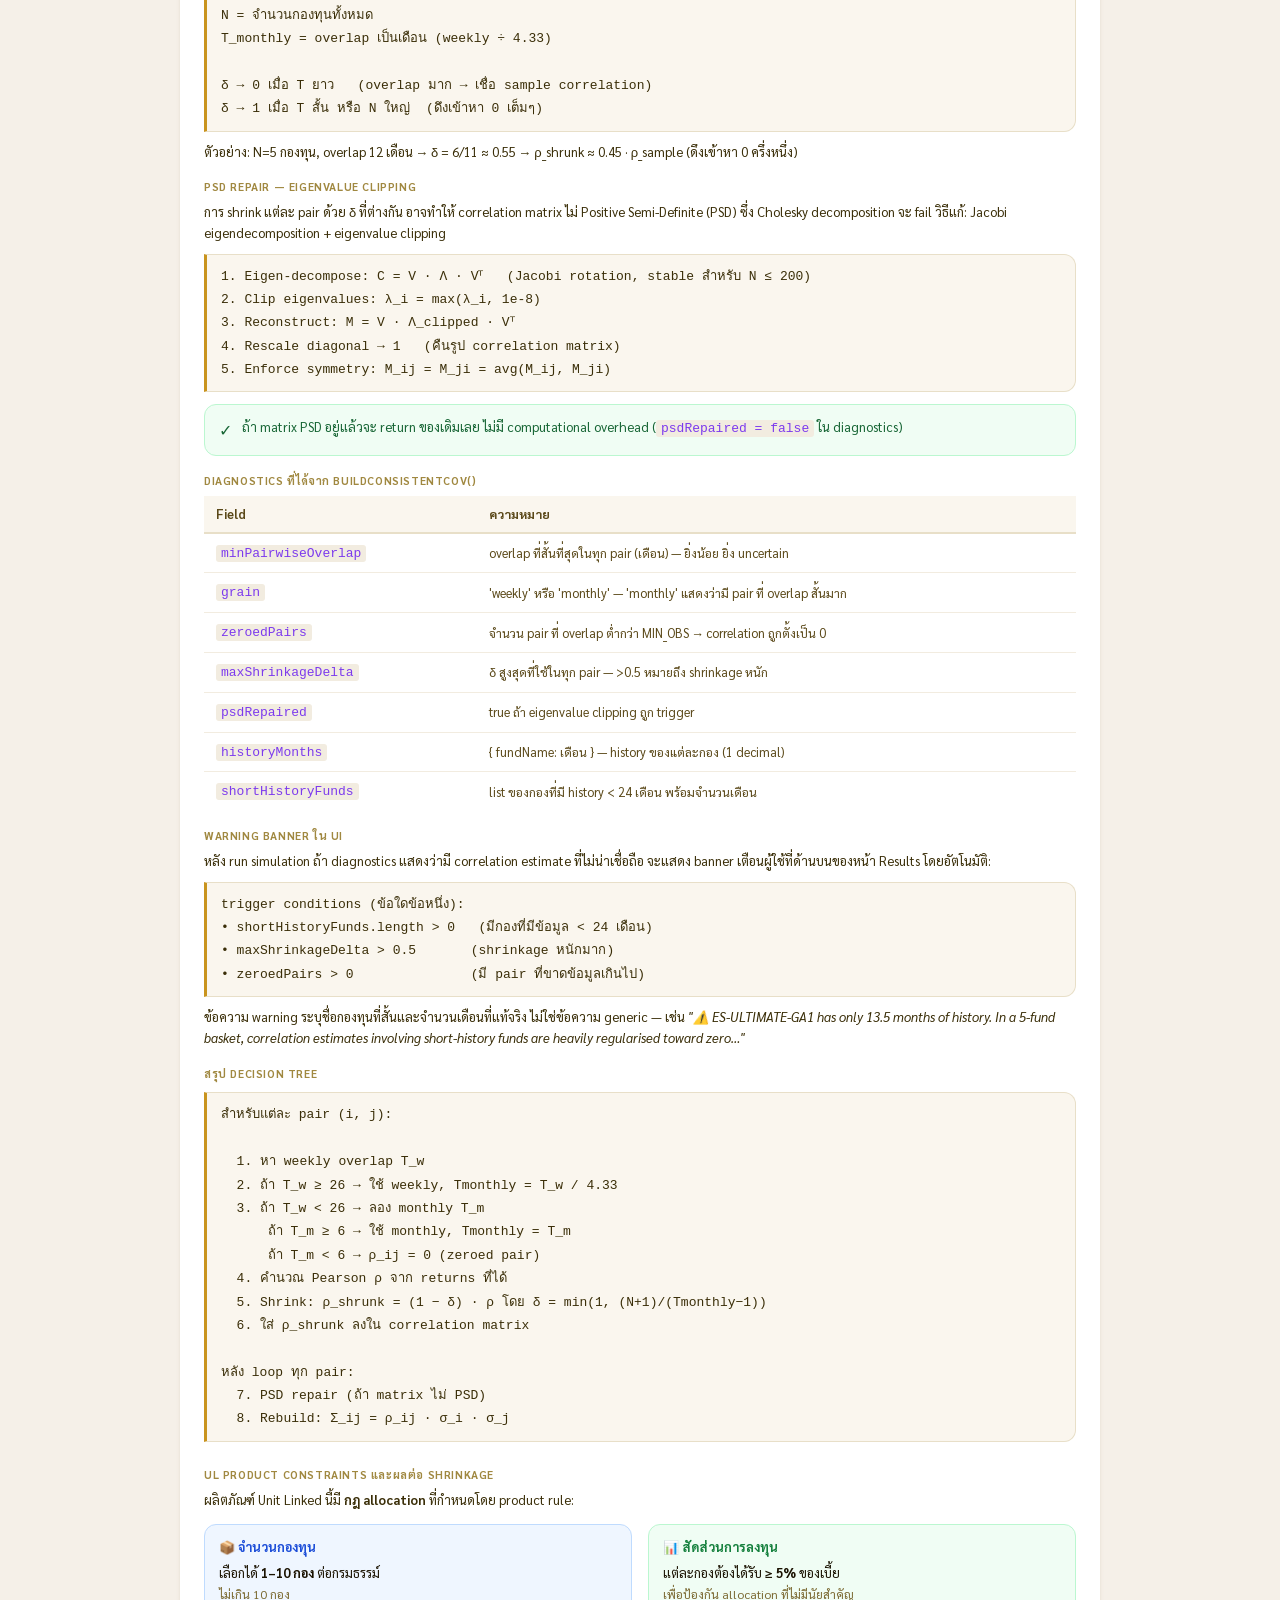
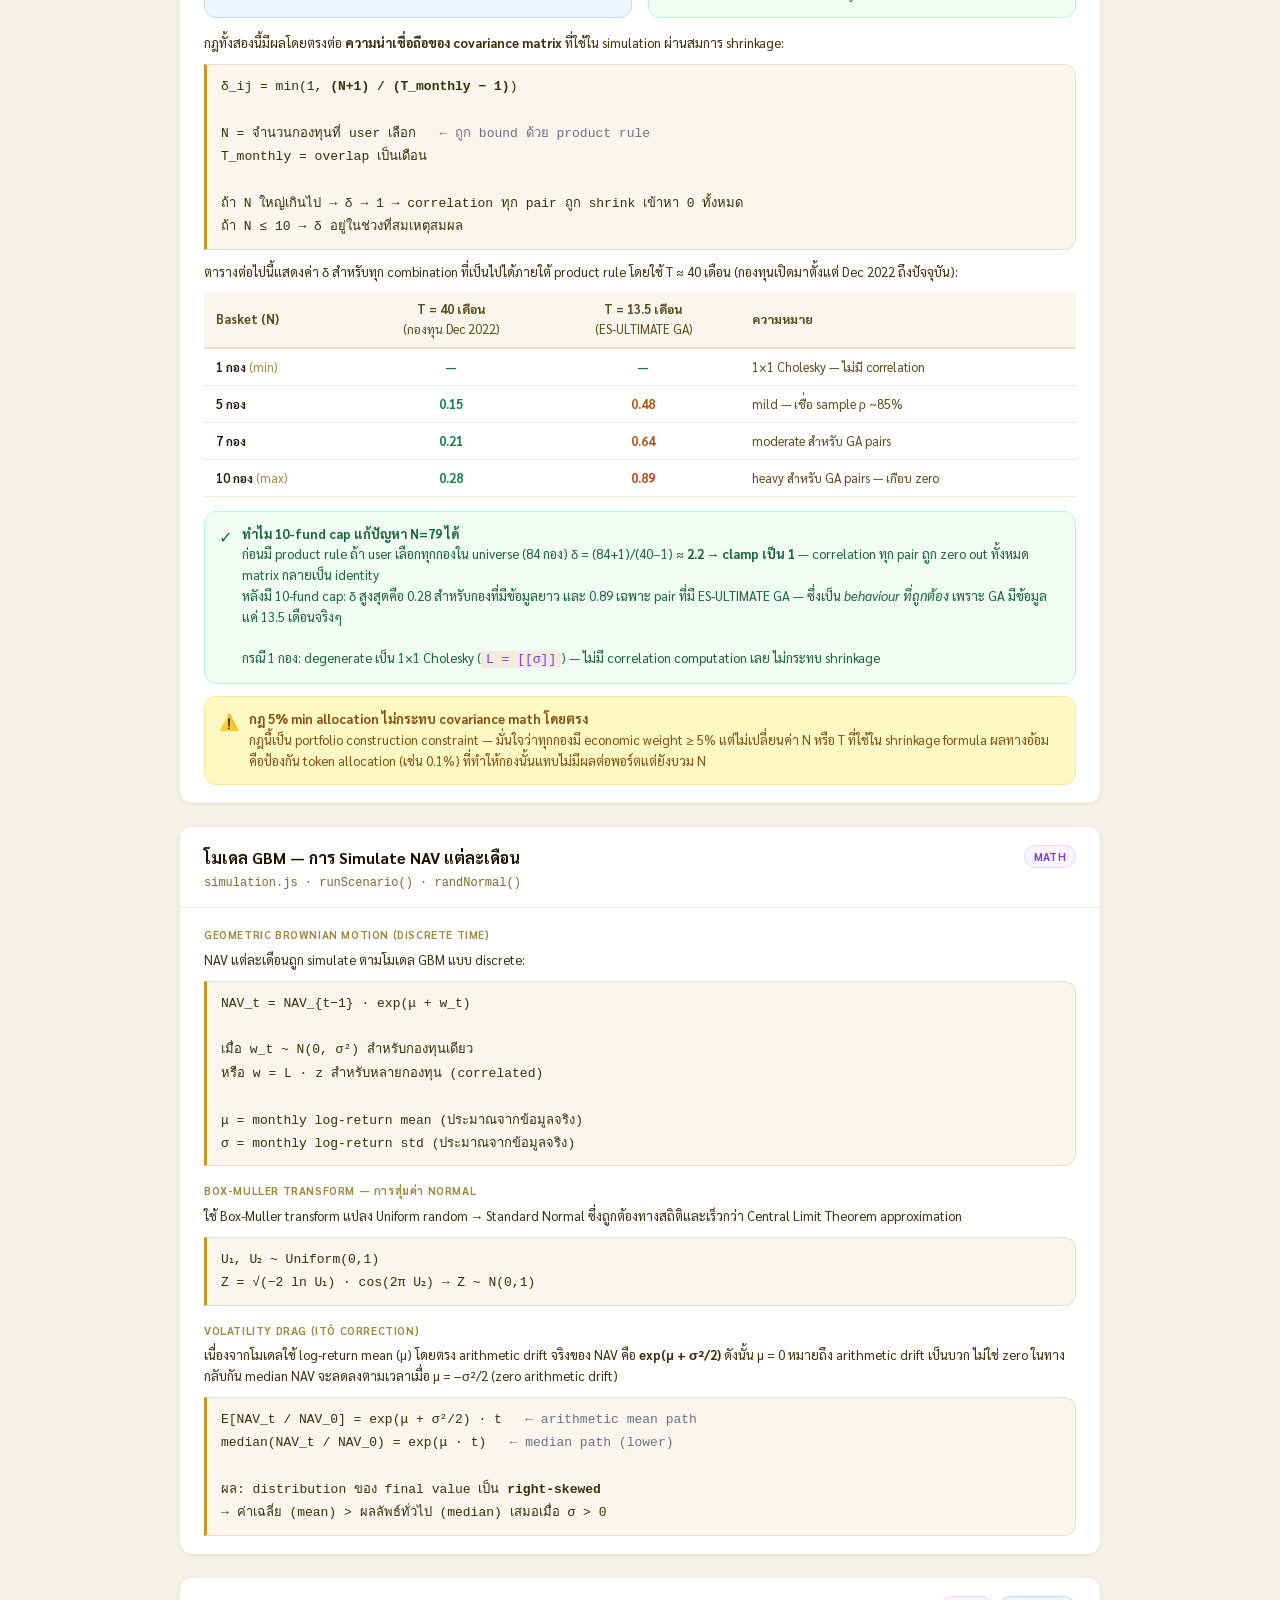
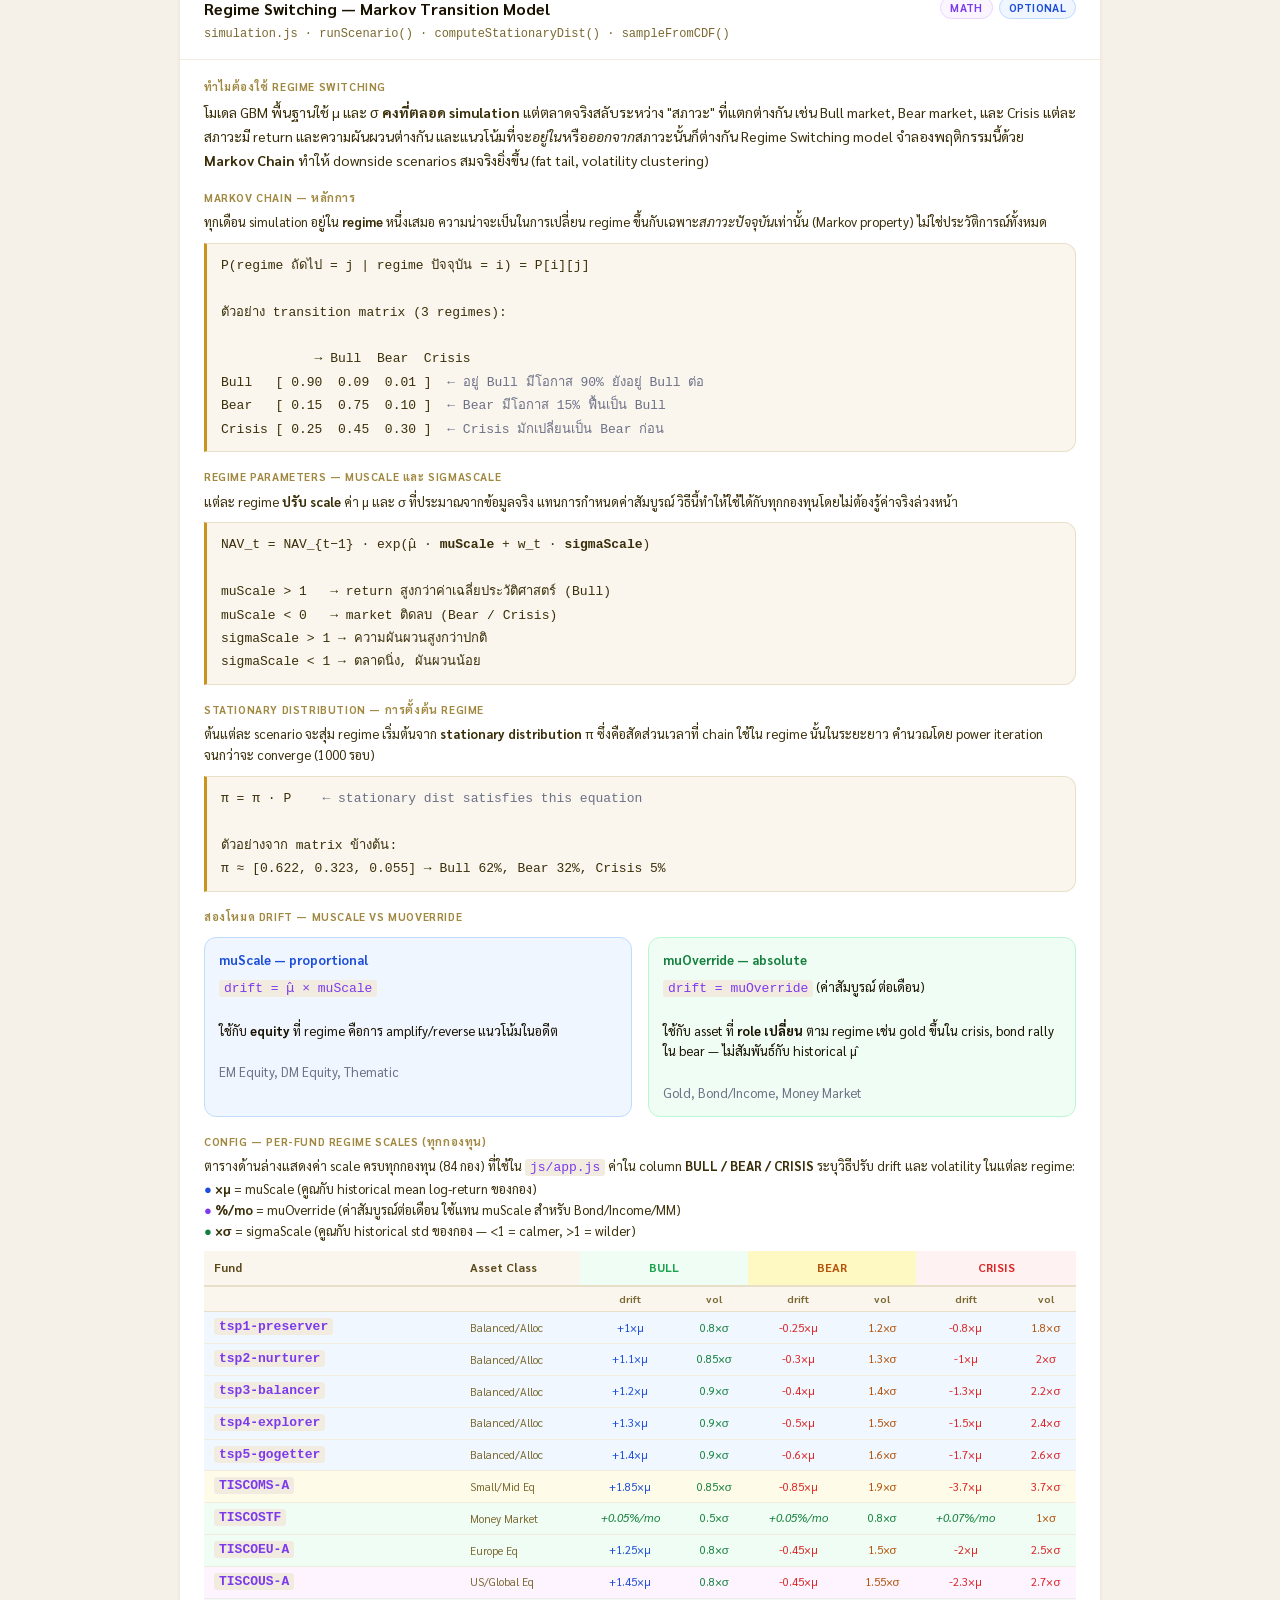
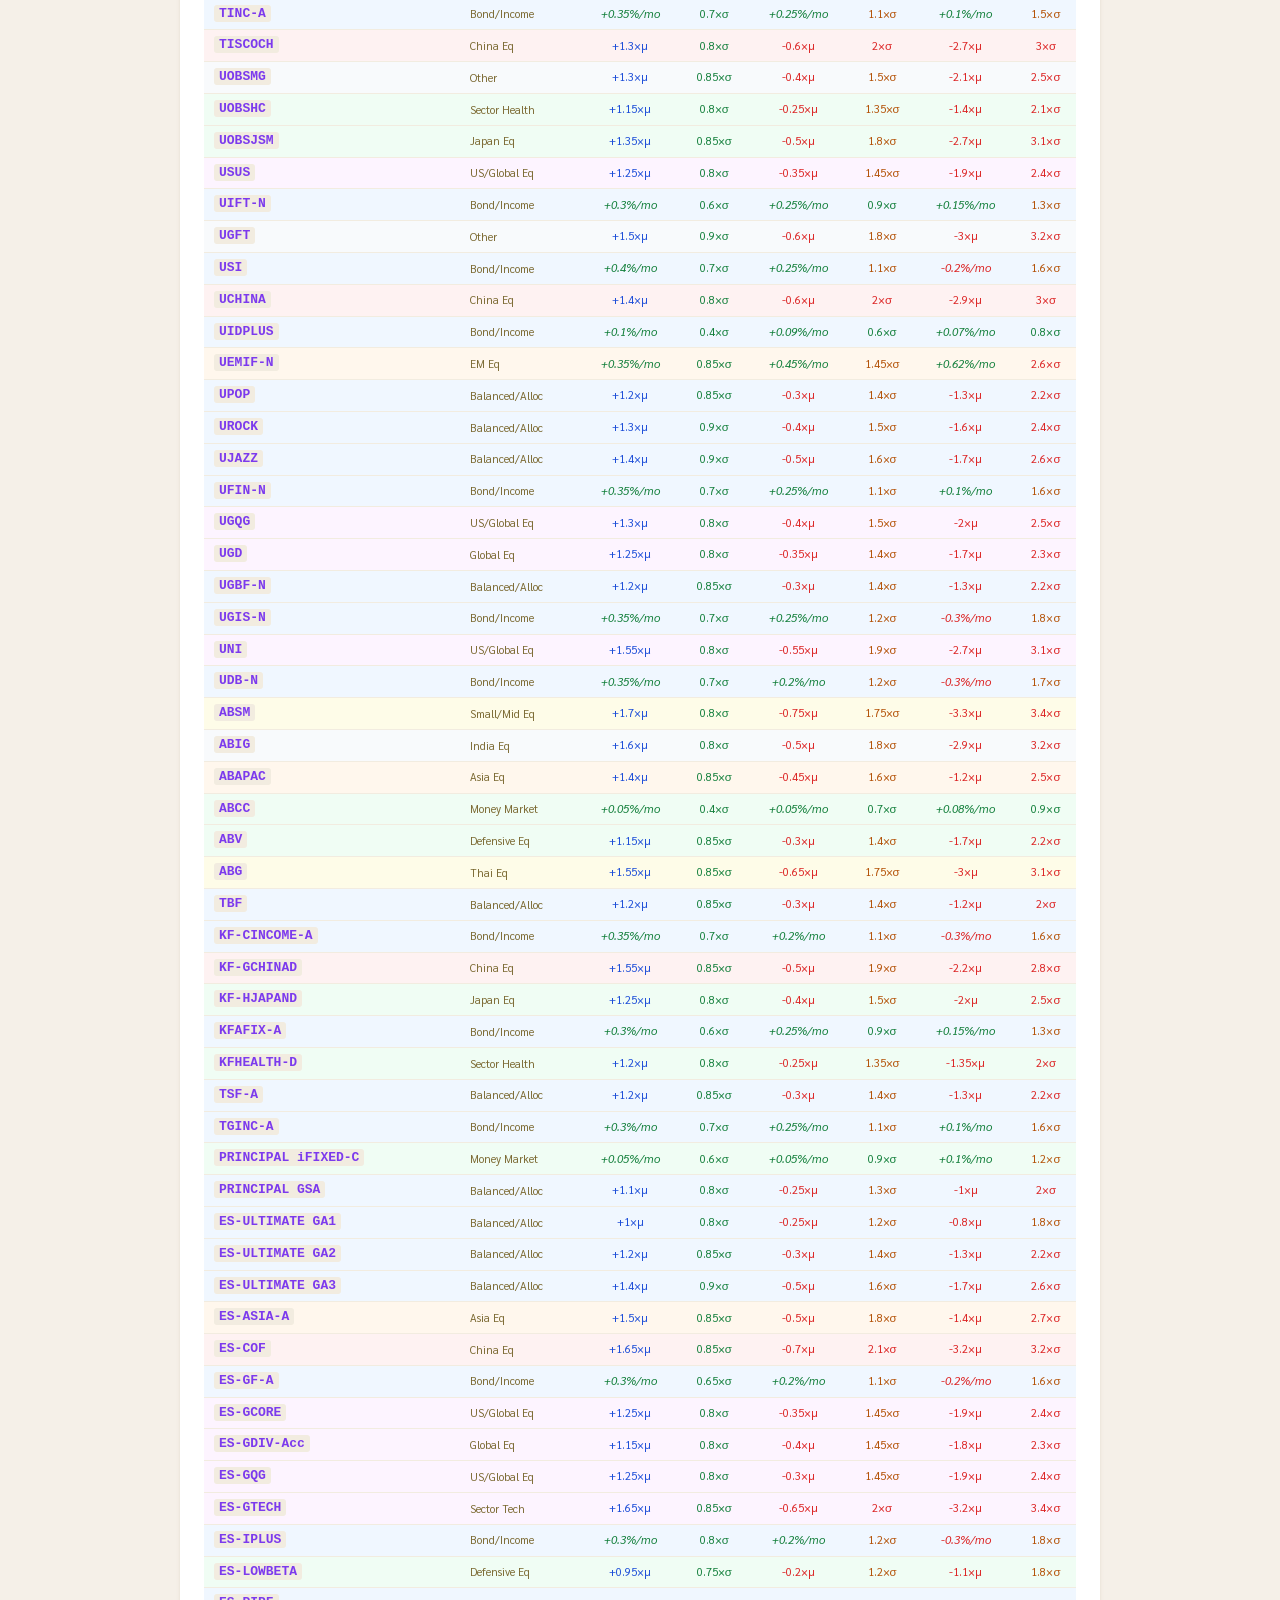
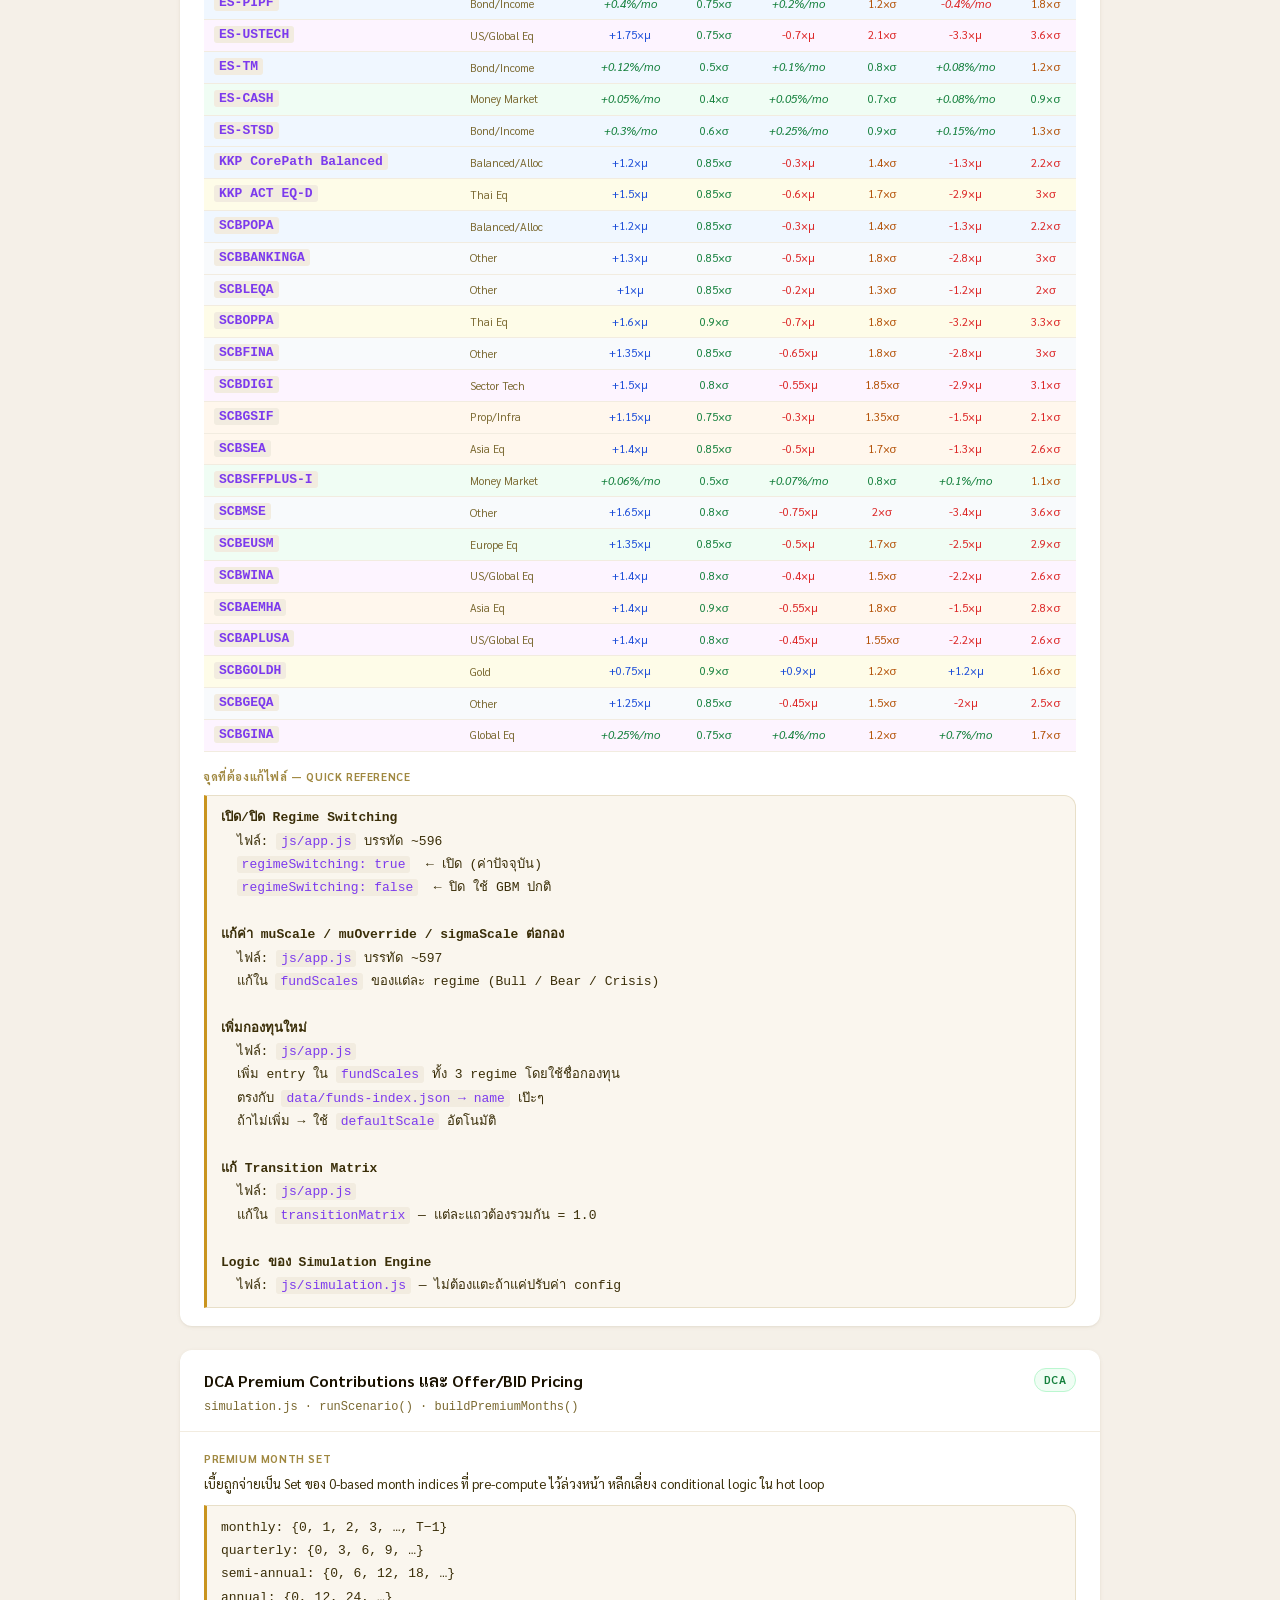
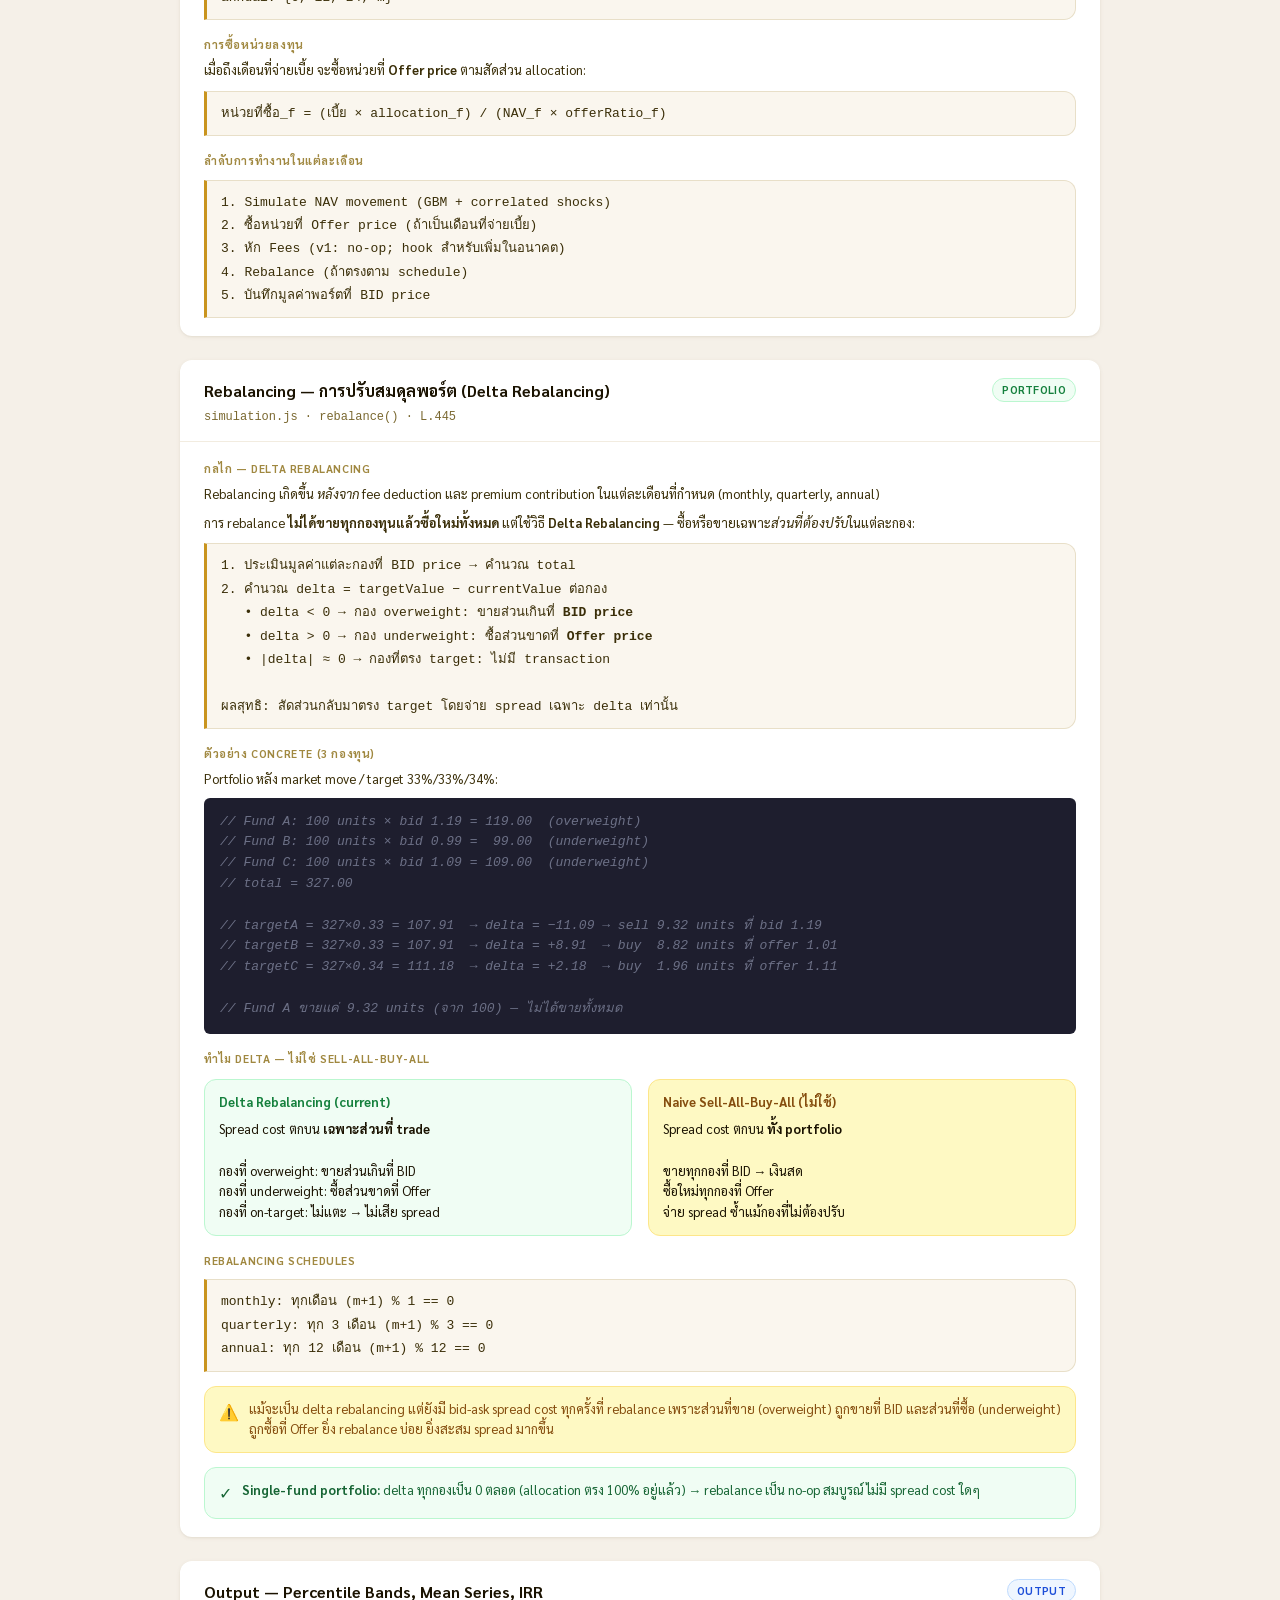
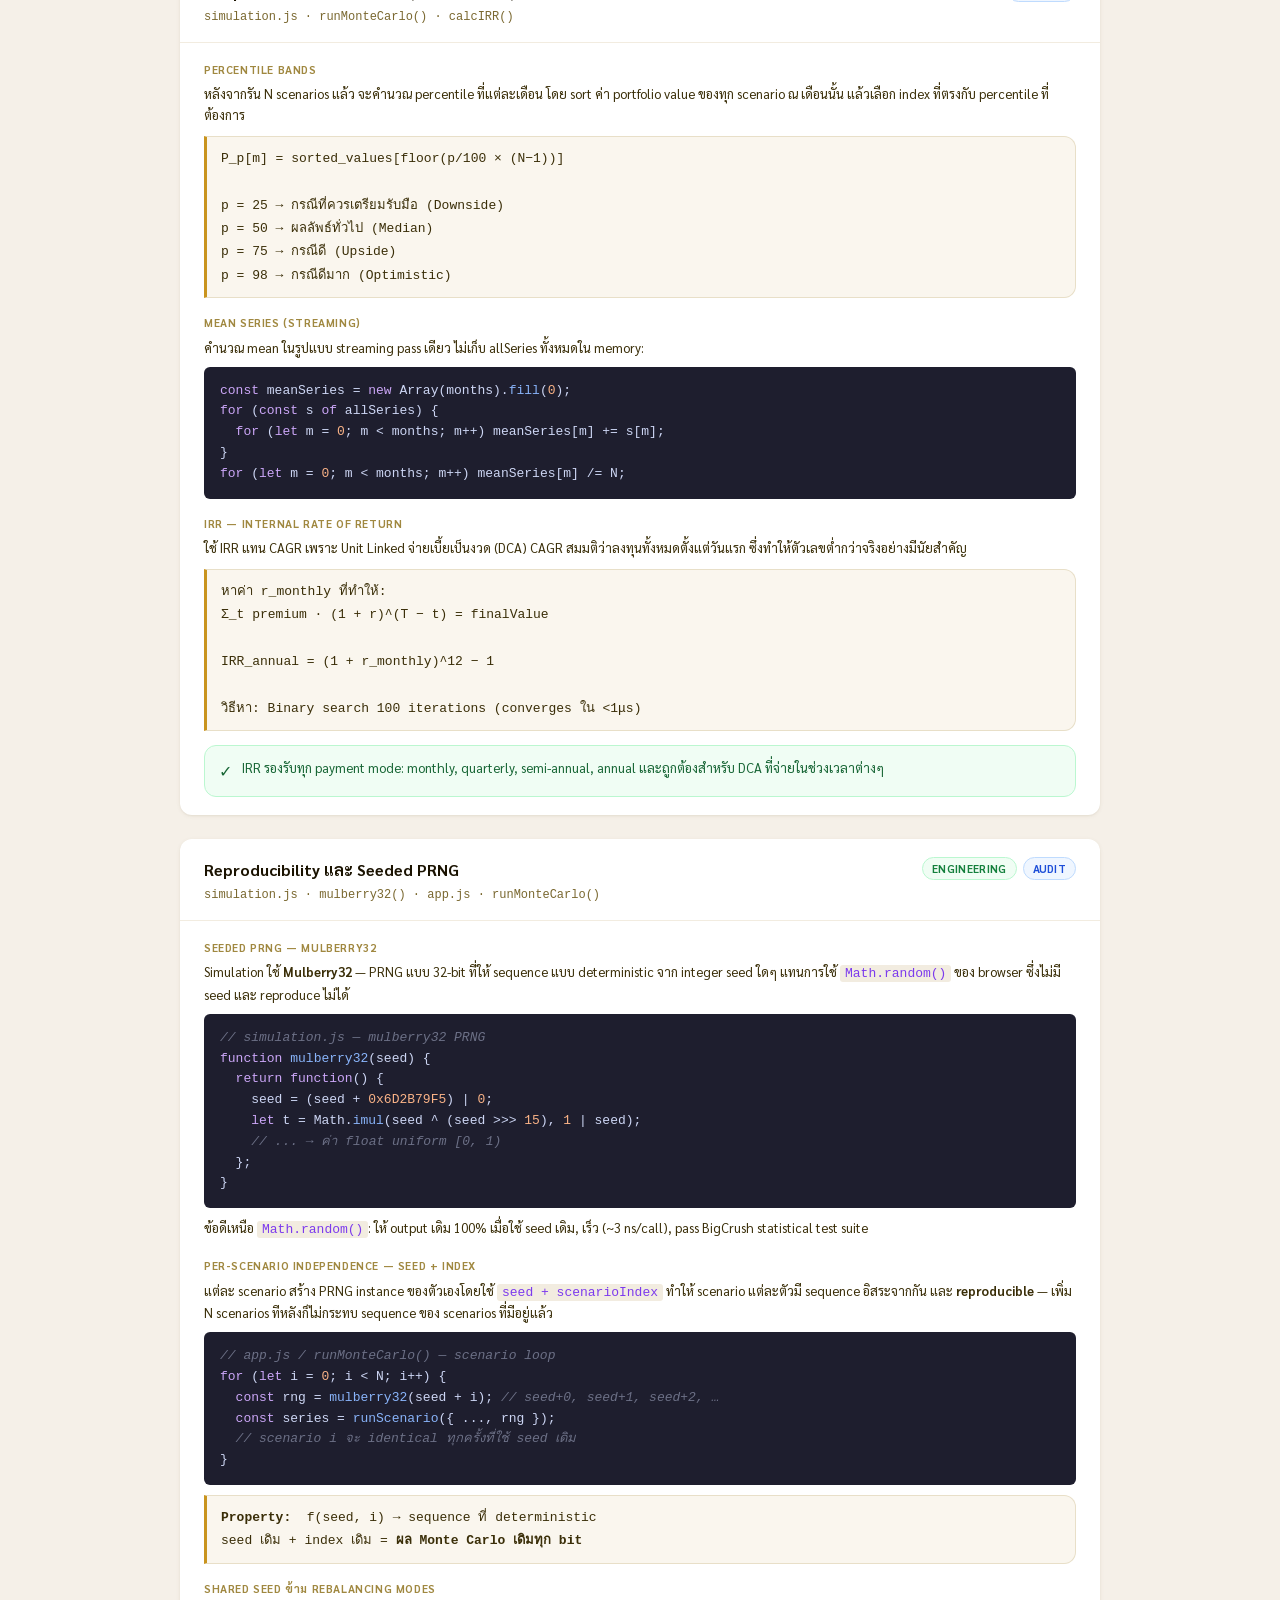
<file: readme.html>
<!DOCTYPE html>
<html lang="th">
<head>
  <meta charset="UTF-8" />
  <meta name="viewport" content="width=device-width, initial-scale=1.0" />
  <title>Methodology — Unit Linked Simulation</title>
  <link rel="preconnect" href="https://fonts.googleapis.com" />
  <link href="https://fonts.googleapis.com/css2?family=Sarabun:wght@400;500;600;700&display=swap" rel="stylesheet" />
  <link rel="stylesheet" href="css/style.css" />
  <style>
    /* ── Page-specific styles (mirrors changelog.html) ─────────────── */

    .cl-nav { display:flex; align-items:center; gap:8px; margin-bottom:28px; }
    .cl-nav a { color:#C9941E; text-decoration:none; font-size:13px; font-weight:600; }
    .cl-nav a:hover { text-decoration:underline; }
    .cl-nav-sep { color:var(--gray-400); font-size:13px; }

    .badge {
      display:inline-flex; align-items:center; gap:4px;
      padding:2px 9px; border-radius:12px; font-size:11px;
      font-weight:700; letter-spacing:.3px; text-transform:uppercase;
      vertical-align:middle;
    }
    .badge-math  { background:#faf5ff; color:#7c3aed; border:1px solid #e9d5ff; }
    .badge-stats { background:#eff6ff; color:#1d4ed8; border:1px solid #bfdbfe; }
    .badge-eng   { background:#f0fdf4; color:#15803d; border:1px solid #bbf7d0; }
    .badge-warn  { background:#fef9c3; color:#854d0e; border:1px solid #fde68a; }

    .fix-card {
      background:#fff; border-radius:var(--radius);
      box-shadow:var(--shadow); margin-bottom:24px; overflow:hidden;
    }
    .fix-header {
      display:flex; align-items:flex-start; justify-content:space-between;
      gap:16px; padding:18px 24px 14px; border-bottom:1px solid var(--gray-100);
    }
    .fix-title  { font-size:16px; font-weight:700; color:var(--gray-900); margin-bottom:4px; }
    .fix-file   { font-size:12px; color:var(--gray-500); font-family:'Consolas','Courier New',monospace; }
    .fix-body   { padding:18px 24px; }

    .fix-section-label {
      font-size:11px; font-weight:700; text-transform:uppercase;
      letter-spacing:.6px; color:var(--gray-400); margin:14px 0 6px;
    }
    .fix-section-label:first-child { margin-top:0; }

    pre {
      background:#1e1e2e; color:#cdd6f4; border-radius:6px;
      padding:14px 16px; font-size:12.5px;
      font-family:'Consolas','Courier New',monospace;
      overflow-x:auto; line-height:1.6; margin:0;
    }
    code {
      font-family:'Consolas','Courier New',monospace;
      background:var(--gray-100); color:#7c3aed;
      padding:1px 5px; border-radius:3px; font-size:13px;
    }
    pre code { background:none; color:inherit; padding:0; }
    .cmt { color:#6c7086; font-style:italic; }
    .kw  { color:#cba6f7; }
    .fn  { color:#89b4fa; }
    .num { color:#fab387; }
    .str { color:#a6e3a1; }

    .math-box {
      background:var(--gray-50); border:1px solid var(--gray-200);
      border-left:3px solid #C9941E;
      border-radius:0 var(--radius) var(--radius) 0;
      padding:10px 14px; font-size:13px;
      font-family:'Consolas','Courier New',monospace;
      color:var(--gray-700); margin-top:10px; line-height:1.8;
    }

    .impact-box {
      display:flex; align-items:flex-start; gap:10px;
      background:#f0fdf4; border:1px solid #bbf7d0;
      border-radius:var(--radius); padding:12px 14px;
      font-size:13px; color:#166534; margin-top:14px;
    }
    .impact-box .impact-icon { font-size:16px; flex-shrink:0; }

    .warn-box {
      display:flex; align-items:flex-start; gap:10px;
      background:#fef9c3; border:1px solid #fde68a;
      border-radius:var(--radius); padding:12px 14px;
      font-size:13px; color:#854d0e; margin-top:14px;
    }

    .toc {
      background:#fffdf5; border:1px solid rgba(180,130,20,0.25);
      border-radius:var(--radius); padding:16px 20px; margin-bottom:28px;
    }
    .toc-title { font-size:13px; font-weight:700; color:#8B6510; margin-bottom:10px; }
    .toc ol { padding-left:18px; display:flex; flex-direction:column; gap:5px; }
    .toc li { font-size:13px; }
    .toc a { color:#C9941E; text-decoration:none; }
    .toc a:hover { text-decoration:underline; }

    .pipeline-step {
      display:flex; gap:14px; align-items:flex-start;
      padding:10px 0; border-bottom:1px solid var(--gray-100);
    }
    .pipeline-step:last-child { border-bottom:none; }
    .pipeline-num {
      width:26px; height:26px; background:#C9941E; color:#fff;
      border-radius:50%; display:flex; align-items:center; justify-content:center;
      font-size:12px; font-weight:700; flex-shrink:0; margin-top:1px;
    }
    .pipeline-label { font-size:14px; font-weight:600; color:var(--gray-800); margin-bottom:2px; }
    .pipeline-desc  { font-size:13px; color:var(--gray-600); line-height:1.6; }

    .two-col { display:grid; grid-template-columns:1fr 1fr; gap:16px; margin-top:12px; }
    @media (max-width:640px) { .two-col { grid-template-columns:1fr; } }
  </style>
</head>
<body>

<!-- ═══════════════ HEADER ═══════════════════════════════════════════════════ -->
<header>
  <div>
    <div class="logo">Unit Linked Simulation</div>
    <div class="subtitle">Monte Carlo — Insurance Financial Planning Tool</div>
  </div>
  <div style="margin-left:auto;display:flex;gap:8px">
    <a href="index.html"
       style="color:#fff;font-size:13px;font-weight:600;text-decoration:none;
              border:1.5px solid rgba(255,255,255,.5);border-radius:6px;padding:6px 14px">
      ← กลับ Simulation
    </a>
    <a href="changelog.html"
       style="color:#fff;font-size:13px;font-weight:600;text-decoration:none;
              border:1.5px solid rgba(255,255,255,.5);border-radius:6px;padding:6px 14px">
      Changelog
    </a>
  </div>
</header>

<!-- ═══════════════ MAIN ══════════════════════════════════════════════════════ -->
<main>

  <!-- Breadcrumb -->
  <div class="cl-nav">
    <a href="index.html">Simulation</a>
    <span class="cl-nav-sep">/</span>
    <span style="color:var(--gray-700);font-size:13px">Methodology</span>
  </div>

  <!-- Title -->
  <div style="margin-bottom:28px">
    <h1 style="font-size:26px;font-weight:700;color:var(--gray-900);margin-bottom:6px">
      Simulation Methodology
    </h1>
    <p style="font-size:14px;color:var(--gray-500)">
      วิธีการและสมมติฐานที่ใช้ในการคำนวณ Monte Carlo simulation ทั้งหมด
    </p>
  </div>

  <!-- TOC -->
  <div class="toc">
    <div class="toc-title">สารบัญ</div>
    <ol>
      <li><a href="#overview">ภาพรวม — Pipeline ทั้งหมด</a></li>
      <li><a href="#data">ข้อมูล Input และการเตรียมข้อมูล</a></li>
      <li><a href="#stats">การประมาณค่าสถิติ (μ, σ)</a></li>
      <li><a href="#correlation">Correlation Matrix และ Cholesky Decomposition</a></li>
      <li><a href="#unequal-history">กองทุนที่มีประวัติไม่เท่ากัน — Unequal History Handling</a></li>
      <li><a href="#ul-constraints">UL Product Constraints — กฎ 10 กอง / 5% Min Allocation</a></li>
      <li><a href="#gbm">โมเดล GBM — การ Simulate NAV</a></li>
      <li><a href="#regime">Regime Switching — Markov Transition Model</a></li>
      <li><a href="#dca">DCA Premium และ Offer/BID Pricing</a></li>
      <li><a href="#rebalance">Rebalancing</a></li>
      <li><a href="#output">Output — Percentile Bands, Mean, IRR</a></li>
      <li><a href="#reproducibility">Reproducibility และ Seeded PRNG</a></li>
      <li><a href="#limits">ข้อจำกัดและสมมติฐาน</a></li>
    </ol>
  </div>

  <!-- ══════════════════════════════════════════════════════════════════════════
       1. Overview
  ══════════════════════════════════════════════════════════════════════════ -->
  <div class="fix-card" id="overview">
    <div class="fix-header">
      <div>
        <div class="fix-title">ภาพรวม — Pipeline ทั้งหมด</div>
        <div class="fix-file">js/simulation.js · js/app.js</div>
      </div>
      <span class="badge badge-eng">Overview</span>
    </div>
    <div class="fix-body">

      <p style="font-size:14px;color:var(--gray-700);line-height:1.7;margin-bottom:16px">
        เครื่องมือนี้ใช้ <strong>Monte Carlo simulation</strong> จำลองเส้นทาง NAV
        ในอนาคตตาม distribution ที่ประมาณจากข้อมูลย้อนหลัง
        โดยรัน N scenarios (default 1,000) แต่ละ scenario คือการจำลองพอร์ตทีละเดือน
        ตลอดระยะเวลาที่กำหนด แล้วสรุปผลเป็น percentile bands
      </p>

      <div class="fix-section-label">Pipeline ลำดับขั้นตอน</div>
      <div>
        <div class="pipeline-step">
          <div class="pipeline-num">1</div>
          <div>
            <div class="pipeline-label">โหลดและ Resample ข้อมูล NAV</div>
            <div class="pipeline-desc">รับข้อมูล daily → แปลงเป็น monthly end-of-month ก่อนใช้งาน</div>
          </div>
        </div>
        <div class="pipeline-step">
          <div class="pipeline-num">2</div>
          <div>
            <div class="pipeline-label">ประมาณค่า μ, σ รายกองทุน</div>
            <div class="pipeline-desc">คำนวณ monthly log-return mean และ std (sample variance) จากข้อมูลจริง</div>
          </div>
        </div>
        <div class="pipeline-step">
          <div class="pipeline-num">3</div>
          <div>
            <div class="pipeline-label">คำนวณ Covariance Matrix และ Cholesky L</div>
            <div class="pipeline-desc">หา correlation ระหว่างกองทุน แล้วแยกสลาย Cholesky เพื่อสร้าง correlated shocks</div>
          </div>
        </div>
        <div class="pipeline-step">
          <div class="pipeline-num">4</div>
          <div>
            <div class="pipeline-label">รัน N Scenarios (GBM)</div>
            <div class="pipeline-desc">แต่ละเดือน: simulate NAV → บวกเบี้ย (DCA) → หัก fees → Rebalance → บันทึกมูลค่า</div>
          </div>
        </div>
        <div class="pipeline-step">
          <div class="pipeline-num">5</div>
          <div>
            <div class="pipeline-label">สรุป Output</div>
            <div class="pipeline-desc">คำนวณ percentile bands (P25/P50/P75/P98), mean series, และ IRR แต่ละ scenario</div>
          </div>
        </div>
      </div>
    </div>
  </div>

  <!-- ══════════════════════════════════════════════════════════════════════════
       2. Data
  ══════════════════════════════════════════════════════════════════════════ -->
  <div class="fix-card" id="data">
    <div class="fix-header">
      <div>
        <div class="fix-title">ข้อมูล Input และการเตรียมข้อมูล</div>
        <div class="fix-file">simulation.js · resampleMonthly()</div>
      </div>
      <span class="badge badge-eng">Data</span>
    </div>
    <div class="fix-body">

      <div class="fix-section-label">รูปแบบข้อมูลที่รับ</div>
      <p style="font-size:13px;color:var(--gray-700);margin-bottom:8px">
        แต่ละกองทุนต้องมีข้อมูล <strong>NAV รายวัน</strong> (หรือรายเดือน) ในรูปแบบ:
      </p>
      <div class="math-box">
        คอลัมน์: วันที่ (DD/MM/YYYY) | NAV | Offer | BID<br>
        ต้นกำเนิด: ไฟล์ XLS/XLSX หรือ CSV<br>
        ข้อมูลหลายกองทุนสามารถอยู่ในไฟล์เดียวกันได้
      </div>

      <div class="fix-section-label" style="margin-top:16px">Offer vs BID Pricing</div>
      <div class="two-col">
        <div style="background:#eff6ff;border:1px solid #bfdbfe;border-radius:var(--radius);padding:12px 14px;font-size:13px">
          <div style="font-weight:700;color:#1d4ed8;margin-bottom:4px">Offer Price — ราคาซื้อ</div>
          ใช้เมื่อ <strong>ซื้อหน่วย</strong> จากการจ่ายเบี้ยประกัน<br>
          มักสูงกว่า NAV เล็กน้อย (spread)
        </div>
        <div style="background:#f0fdf4;border:1px solid #bbf7d0;border-radius:var(--radius);padding:12px 14px;font-size:13px">
          <div style="font-weight:700;color:#15803d;margin-bottom:4px">BID Price — ราคาประเมิน</div>
          ใช้เมื่อ <strong>ประเมินมูลค่า</strong> พอร์ต และเมื่อ Rebalance<br>
          มักต่ำกว่า NAV เล็กน้อย
        </div>
      </div>

      <div class="fix-section-label" style="margin-top:16px">Daily → Monthly Resampling</div>
      <p style="font-size:13px;color:var(--gray-700);margin-bottom:8px">
        Simulation วิ่งทีละ <strong>1 เดือน</strong> ดังนั้นต้องแปลงข้อมูล daily เป็น monthly ก่อน
        โดยเก็บ <strong>ค่า NAV สุดท้ายของแต่ละเดือน</strong> (end-of-month)
        ถ้าไม่ทำขั้นตอนนี้ mean return จะถูก understate ประมาณ <strong>21 เท่า</strong>
      </p>
      <pre><code><span class="cmt">// ตรวจ: ถ้า avg gap &lt; 20 วัน = daily data → ต้อง resample</span>
<span class="kw">const</span> avgGapDays = spanDays / (rows.length - <span class="num">1</span>);
<span class="kw">if</span> (avgGapDays >= <span class="num">20</span>) <span class="kw">return</span> rows; <span class="cmt">// monthly แล้ว</span>

<span class="cmt">// Group by YYYY-MM → เก็บ row สุดท้ายของแต่ละเดือน</span>
<span class="kw">const</span> byMonth = <span class="kw">new</span> Map();
<span class="kw">for</span> (<span class="kw">const</span> row <span class="kw">of</span> rows) {
  <span class="kw">const</span> key = <span class="str">`\${year}-\${month}`</span>;
  byMonth.<span class="fn">set</span>(key, row); <span class="cmt">// later row overwrites → end-of-month</span>
}</code></pre>
    </div>
  </div>

  <!-- ══════════════════════════════════════════════════════════════════════════
       3. Stats Estimation
  ══════════════════════════════════════════════════════════════════════════ -->
  <div class="fix-card" id="stats">
    <div class="fix-header">
      <div>
        <div class="fix-title">การประมาณค่าสถิติ — Monthly μ และ σ</div>
        <div class="fix-file">simulation.js · calcFundStats()</div>
      </div>
      <span class="badge badge-math">Statistics</span>
    </div>
    <div class="fix-body">

      <div class="fix-section-label">Log-Return</div>
      <p style="font-size:13px;color:var(--gray-700);margin-bottom:8px">
        ใช้ <strong>log-return</strong> แทน arithmetic return เพราะ log-return มีคุณสมบัติ additive
        ตามเวลา และ assume distribution เป็น Normal ได้ดีกว่า
      </p>
      <div class="math-box">
        r_t = ln(NAV_t / NAV_{t−1})<br><br>
        μ̂  = (1/T) · Σ r_t          &nbsp;&nbsp;&nbsp;&nbsp;<span style="color:#6c7086">← mean log-return รายเดือน</span><br>
        σ̂² = (1/(T−1)) · Σ (r_t − μ̂)²  &nbsp;&nbsp;<span style="color:#6c7086">← sample variance (Bessel's correction)</span><br>
        σ̂  = √σ̂²                    &nbsp;&nbsp;&nbsp;&nbsp;<span style="color:#6c7086">← monthly std</span>
      </div>

      <div class="fix-section-label" style="margin-top:16px">Bessel's Correction (หาร n−1 ไม่ใช่ n)</div>
      <p style="font-size:13px;color:var(--gray-700)">
        ข้อมูลย้อนหลังคือ <em>ตัวอย่าง</em> ไม่ใช่ประชากรทั้งหมด
        การหาร n ให้ variance ที่ต่ำกว่าจริง (biased downward)
        การหาร <strong>n−1</strong> แก้ค่าเบี่ยงเบนนี้ และเป็น unbiased estimator ของ population variance
      </p>

      <div class="fix-section-label" style="margin-top:16px">Offer/BID Ratios</div>
      <p style="font-size:13px;color:var(--gray-700)">
        เฉลี่ยอัตราส่วน <code>offer/nav</code> และ <code>bid/nav</code> จากข้อมูลทุก row
        แล้วนำ ratios เหล่านี้ไปปรับ simulated NAV ทุกเดือนขณะ simulation
      </p>
      <div class="math-box">
        offerRatio = avg(offer_t / nav_t)  ← ใช้คูณ NAV เมื่อซื้อหน่วย<br>
        bidRatio   = avg(bid_t   / nav_t)  ← ใช้คูณ NAV เมื่อประเมินมูลค่า
      </div>
    </div>
  </div>

  <!-- ══════════════════════════════════════════════════════════════════════════
       4. Correlation / Cholesky
  ══════════════════════════════════════════════════════════════════════════ -->
  <div class="fix-card" id="correlation">
    <div class="fix-header">
      <div>
        <div class="fix-title">Correlation Matrix และ Cholesky Decomposition</div>
        <div class="fix-file">cov-builder.js · buildConsistentCov() · simulation.js · cholesky()</div>
      </div>
      <div style="display:flex;gap:6px;flex-shrink:0">
        <span class="badge badge-math">Math</span>
        <span class="badge badge-stats">Statistics</span>
      </div>
    </div>
    <div class="fix-body">

      <div class="fix-section-label">ทำไมต้องใช้ Correlation</div>
      <p style="font-size:14px;color:var(--gray-700);line-height:1.7">
        ถ้า simulate แต่ละกองทุนแบบ <strong>independent</strong>
        ความผันผวนของ portfolio จะต่ำกว่าความเป็นจริง เพราะกองทุน equity
        มักเคลื่อนไหวไปในทิศทางเดียวกันในช่วงที่ตลาดผันผวน
        การ ignore correlation ทำให้ diversification ถูก overestimate
      </p>

      <div class="fix-section-label">ขั้นตอน — Correlation Rebuild Strategy</div>
      <div class="math-box">
        <strong>Step 1 — ประมาณ σ_i จาก history ของกองทุน i ทั้งหมด</strong><br>
        &nbsp;&nbsp;ใช้ full history ของแต่ละกอง (ไม่ตัดให้เท่ากัน)<br>
        &nbsp;&nbsp;← ได้ variance estimate ที่ unbiased ต่อแต่ละกอง<br><br>
        <strong>Step 2 — ประมาณ ρ_ij จาก overlap จริงของคู่ (i, j) เท่านั้น</strong><br>
        &nbsp;&nbsp;ใช้ pairwise overlapping returns (weekly → monthly fallback)<br>
        &nbsp;&nbsp;พร้อม shrinkage และ MIN_OBS guard<br>
        &nbsp;&nbsp;← รายละเอียดใน <a href="#unequal-history" style="color:var(--primary)">Section ถัดไป</a><br><br>
        <strong>Step 3 — Rebuild Σ จาก σ และ ρ</strong><br>
        &nbsp;&nbsp;Σ_ij = ρ_ij · σ_i · σ_j &nbsp;&nbsp;← internally consistent<br><br>
        <strong>Step 4 — Cholesky Decomposition</strong><br>
        &nbsp;&nbsp;หา lower-triangular L ที่ทำให้ L · Lᵀ = Σ<br><br>
        <strong>Step 5 — Correlated Shocks ใน Simulation</strong><br>
        &nbsp;&nbsp;z ~ N(0, I)  →  w = L · z  →  Cov(w) = L·Lᵀ = Σ
      </div>

      <div class="fix-section-label" style="margin-top:16px">ใน Simulation</div>
      <pre><code><span class="cmt">// ทุกเดือน: draw independent standard normals</span>
<span class="kw">const</span> z = Array.<span class="fn">from</span>({ length: nFunds }, randNormal); <span class="cmt">// z ~ N(0,I)</span>

<span class="cmt">// Multiply by Cholesky L → correlated shocks</span>
<span class="kw">for</span> (<span class="kw">let</span> i = <span class="num">0</span>; i &lt; nFunds; i++) {
  <span class="kw">let</span> shock = <span class="num">0</span>;
  <span class="kw">for</span> (<span class="kw">let</span> k = <span class="num">0</span>; k &lt;= i; k++) shock += L[i][k] * z[k]; <span class="cmt">// w = L·z</span>
  nav[funds[i]] *= Math.<span class="fn">exp</span>(μ_i + shock); <span class="cmt">// GBM update</span>
}</code></pre>

      <div class="impact-box">
        <span class="impact-icon">✓</span>
        <div>
          <strong>กรณี Single Fund:</strong> L = [[σ]] — เหมือนกับ GBM ปกติทุกประการ
          ไม่มี overhead จาก Cholesky
        </div>
      </div>
    </div>
  </div>

  <!-- ══════════════════════════════════════════════════════════════════════════
       4b. Unequal History Handling
  ══════════════════════════════════════════════════════════════════════════ -->
  <div class="fix-card" id="unequal-history">
    <div class="fix-header">
      <div>
        <div class="fix-title">กองทุนที่มีประวัติไม่เท่ากัน — Unequal History Handling</div>
        <div class="fix-file">cov-builder.js · buildConsistentCov() · buildCovWarningMessage()</div>
      </div>
      <div style="display:flex;gap:6px;flex-shrink:0">
        <span class="badge badge-math">Math</span>
        <span class="badge badge-stats">Statistics</span>
        <span class="badge badge-eng">Engineering</span>
      </div>
    </div>
    <div class="fix-body">

      <div class="fix-section-label">ปัญหาของ Approach เดิม</div>
      <p style="font-size:13px;color:var(--gray-700);margin-bottom:10px;line-height:1.7">
        approach เดิมใช้ <strong>inception backfill</strong> — กองทุนที่เพิ่งเปิดตัวจะถูก
        ยัดค่า NAV แรกย้อนไปจนถึงวันเริ่มต้นของกองที่เก่าที่สุด
        ทำให้ covariance matrix มี 2 ปัญหาใหญ่:
      </p>
      <div class="two-col">
        <div class="warn-box" style="margin-top:0">
          <span style="font-size:16px;flex-shrink:0">⚠️</span>
          <div>
            <strong>Variance ถูก Deflate</strong><br>
            ช่วงที่ backfill ให้ log-return = 0 ทุกเดือน (ln(NAV/NAV) = 0)
            ทำให้ T พองตัว แต่ variance กลับต่ำกว่าจริง
          </div>
        </div>
        <div class="warn-box" style="margin-top:0">
          <span style="font-size:16px;flex-shrink:0">⚠️</span>
          <div>
            <strong>Correlation ถูก Attenuate</strong><br>
            ช่วง backfill ที่ return = 0 ทำให้ correlation ระหว่างกองถูก
            ดึงเข้าหา 0 โดยไม่มี statistical basis
          </div>
        </div>
      </div>

      <div class="fix-section-label" style="margin-top:16px">กลยุทธ์ใหม่ — Correlation Rebuild</div>
      <p style="font-size:13px;color:var(--gray-700);margin-bottom:8px">
        แยก 2 parameter ออกจากกัน แล้ว rebuild covariance จาก component:
      </p>
      <div class="math-box">
        σ_i  ← ประมาณจาก <strong>full history ของกอง i</strong> (ไม่แตะ)<br>
        ρ_ij ← ประมาณจาก <strong>overlapping periods จริงของคู่ (i,j) เท่านั้น</strong><br><br>
        Σ_ij = ρ_ij · σ_i · σ_j  &nbsp;&nbsp;← internally consistent, unbiased
      </div>
      <p style="font-size:13px;color:var(--gray-700);margin-top:10px">
        วิธีนี้ทำให้กองที่เปิดมานาน 10 ปีได้ variance ที่ถูกต้องจากข้อมูลทั้งหมด
        ขณะที่กองใหม่ยังได้ correlation ที่ประมาณจากช่วงที่มีข้อมูลจริง
      </p>

      <div class="fix-section-label" style="margin-top:16px">Weekly → Monthly Grain Selection</div>
      <p style="font-size:13px;color:var(--gray-700);margin-bottom:8px">
        ทุก pair ลองใช้ <strong>weekly returns</strong> ก่อน (ข้อมูลหนาแน่นกว่า ลด Epps bias)
        ถ้า overlap &lt; 26 สัปดาห์ (~6 เดือน) ตกลงไปใช้ <strong>monthly returns</strong>
      </p>
      <div class="math-box">
        ลำดับ:<br>
        1. สร้าง YYYY-Www → NAV map ต่อกอง (ISO-week key, ใช้ Thursday เป็น anchor)<br>
        2. หา intersection ของ weeks ที่มีข้อมูลทั้ง 2 กอง<br>
        3. คำนวณ log-return เฉพาะ consecutive weeks (ข้าม gap ถ้าขาด)<br>
        4. ถ้า T_weekly &lt; 26 → ทำซ้ำขั้นตอน 1-3 ด้วย monthly maps<br>
        5. ถ้า T_monthly &lt; 6 → ρ_ij = 0 (MIN_OBS guard — ดูส่วนถัดไป)
      </div>
      <pre><code><span class="cmt">// cov-builder.js — grain selection per pair</span>
<span class="kw">let</span> { ra, rb, T } = <span class="fn">pairwiseReturns</span>(weeklyMaps[i], weeklyMaps[j]);
<span class="kw">if</span> (T &lt; MIN_OBS_WEEKLY) {          <span class="cmt">// MIN_OBS_WEEKLY = 26</span>
  ({ ra, rb, T } = <span class="fn">pairwiseReturns</span>(monthlyMaps[i], monthlyMaps[j]));
  pairGrain = <span class="str">'monthly'</span>;
}</code></pre>

      <div class="fix-section-label" style="margin-top:16px">MIN_OBS Guard — ป้องกัน Noisy Correlation</div>
      <p style="font-size:13px;color:var(--gray-700);margin-bottom:8px">
        ถ้า overlap สั้นเกินไป correlation ที่ได้จะ noisy มาก
        (เช่น 3 เดือน ρ จาก 3 data points มี error ±0.5 ขึ้นไป)
        ดีกว่าตั้ง ρ_ij = 0 ตรงๆ แทนที่จะใส่ค่า noisy เข้า matrix
      </p>
      <div class="math-box">
        MIN_OBS_WEEKLY  = 26 สัปดาห์  (~6 เดือน)<br>
        MIN_OBS_MONTHLY = 6 เดือน<br><br>
        ถ้า overlap &lt; threshold ทั้ง weekly และ monthly → ρ_ij = 0<br>
        (จำนวน zeroed pairs รายงานใน diagnostics.zeroedPairs)
      </div>

      <div class="fix-section-label" style="margin-top:16px">Per-Pair Shrinkage toward Identity</div>
      <p style="font-size:13px;color:var(--gray-700);margin-bottom:8px">
        แม้ overlap ผ่าน MIN_OBS แต่ถ้าสั้น correlation estimate ยังมี noise สูง
        ใช้ <strong>Ledoit-Wolf-style shrinkage</strong> ดึง ρ เข้าหา 0 ตาม
        ความสั้นของ overlap (per-pair — ไม่ใช่ per-matrix)
      </p>
      <div class="math-box">
        δ_ij = min(1, (N+1) / (T_monthly − 1))<br><br>
        ρ_shrunk = (1 − δ_ij) · ρ_sample<br><br>
        N = จำนวนกองทุนทั้งหมด<br>
        T_monthly = overlap เป็นเดือน (weekly ÷ 4.33)<br><br>
        δ → 0 เมื่อ T ยาว &nbsp;&nbsp;(overlap มาก → เชื่อ sample correlation)<br>
        δ → 1 เมื่อ T สั้น หรือ N ใหญ่ &nbsp;(ดึงเข้าหา 0 เต็มๆ)
      </div>
      <p style="font-size:13px;color:var(--gray-700);margin-top:10px">
        ตัวอย่าง: N=5 กองทุน, overlap 12 เดือน → δ = 6/11 ≈ 0.55
        → ρ_shrunk ≈ 0.45 · ρ_sample (ดึงเข้าหา 0 ครึ่งหนึ่ง)
      </p>

      <div class="fix-section-label" style="margin-top:16px">PSD Repair — Eigenvalue Clipping</div>
      <p style="font-size:13px;color:var(--gray-700);margin-bottom:8px">
        การ shrink แต่ละ pair ด้วย δ ที่ต่างกัน อาจทำให้ correlation matrix
        ไม่ Positive Semi-Definite (PSD) ซึ่ง Cholesky decomposition จะ fail
        วิธีแก้: Jacobi eigendecomposition + eigenvalue clipping
      </p>
      <div class="math-box">
        1. Eigen-decompose: C = V · Λ · Vᵀ &nbsp;&nbsp;(Jacobi rotation, stable สำหรับ N ≤ 200)<br>
        2. Clip eigenvalues:  λ_i = max(λ_i, 1e-8)<br>
        3. Reconstruct: M = V · Λ_clipped · Vᵀ<br>
        4. Rescale diagonal → 1 &nbsp;&nbsp;(คืนรูป correlation matrix)<br>
        5. Enforce symmetry: M_ij = M_ji = avg(M_ij, M_ji)
      </div>
      <div class="impact-box" style="margin-top:12px">
        <span class="impact-icon">✓</span>
        <div>
          ถ้า matrix PSD อยู่แล้วจะ return ของเดิมเลย ไม่มี computational overhead
          (<code>psdRepaired = false</code> ใน diagnostics)
        </div>
      </div>

      <div class="fix-section-label" style="margin-top:16px">Diagnostics ที่ได้จาก buildConsistentCov()</div>
      <div style="overflow-x:auto">
        <table style="width:100%;border-collapse:collapse;font-size:12.5px">
          <thead>
            <tr style="background:var(--gray-50);border-bottom:2px solid var(--gray-200)">
              <th style="padding:8px 12px;text-align:left;color:var(--gray-600)">Field</th>
              <th style="padding:8px 12px;text-align:left;color:var(--gray-600)">ความหมาย</th>
            </tr>
          </thead>
          <tbody>
            <tr style="border-bottom:1px solid var(--gray-100)">
              <td style="padding:8px 12px"><code>minPairwiseOverlap</code></td>
              <td style="padding:8px 12px;color:var(--gray-600)">overlap ที่สั้นที่สุดในทุก pair (เดือน) — ยิ่งน้อย ยิ่ง uncertain</td>
            </tr>
            <tr style="border-bottom:1px solid var(--gray-100)">
              <td style="padding:8px 12px"><code>grain</code></td>
              <td style="padding:8px 12px;color:var(--gray-600)">'weekly' หรือ 'monthly' — 'monthly' แสดงว่ามี pair ที่ overlap สั้นมาก</td>
            </tr>
            <tr style="border-bottom:1px solid var(--gray-100)">
              <td style="padding:8px 12px"><code>zeroedPairs</code></td>
              <td style="padding:8px 12px;color:var(--gray-600)">จำนวน pair ที่ overlap ต่ำกว่า MIN_OBS → correlation ถูกตั้งเป็น 0</td>
            </tr>
            <tr style="border-bottom:1px solid var(--gray-100)">
              <td style="padding:8px 12px"><code>maxShrinkageDelta</code></td>
              <td style="padding:8px 12px;color:var(--gray-600)">δ สูงสุดที่ใช้ในทุก pair — &gt;0.5 หมายถึง shrinkage หนัก</td>
            </tr>
            <tr style="border-bottom:1px solid var(--gray-100)">
              <td style="padding:8px 12px"><code>psdRepaired</code></td>
              <td style="padding:8px 12px;color:var(--gray-600)">true ถ้า eigenvalue clipping ถูก trigger</td>
            </tr>
            <tr style="border-bottom:1px solid var(--gray-100)">
              <td style="padding:8px 12px"><code>historyMonths</code></td>
              <td style="padding:8px 12px;color:var(--gray-600)">{ fundName: เดือน } — history ของแต่ละกอง (1 decimal)</td>
            </tr>
            <tr>
              <td style="padding:8px 12px"><code>shortHistoryFunds</code></td>
              <td style="padding:8px 12px;color:var(--gray-600)">list ของกองที่มี history &lt; 24 เดือน พร้อมจำนวนเดือน</td>
            </tr>
          </tbody>
        </table>
      </div>

      <div class="fix-section-label" style="margin-top:16px">Warning Banner ใน UI</div>
      <p style="font-size:13px;color:var(--gray-700);margin-bottom:8px">
        หลัง run simulation ถ้า diagnostics แสดงว่ามี correlation estimate ที่ไม่น่าเชื่อถือ
        จะแสดง banner เตือนผู้ใช้ที่ด้านบนของหน้า Results โดยอัตโนมัติ:
      </p>
      <div class="math-box">
        trigger conditions (ข้อใดข้อหนึ่ง):<br>
        • shortHistoryFunds.length &gt; 0 &nbsp;&nbsp;(มีกองที่มีข้อมูล &lt; 24 เดือน)<br>
        • maxShrinkageDelta &gt; 0.5 &nbsp;&nbsp;&nbsp;&nbsp;&nbsp;&nbsp;(shrinkage หนักมาก)<br>
        • zeroedPairs &gt; 0 &nbsp;&nbsp;&nbsp;&nbsp;&nbsp;&nbsp;&nbsp;&nbsp;&nbsp;&nbsp;&nbsp;&nbsp;&nbsp;&nbsp;(มี pair ที่ขาดข้อมูลเกินไป)
      </div>
      <p style="font-size:13px;color:var(--gray-700);margin-top:10px">
        ข้อความ warning ระบุชื่อกองทุนที่สั้นและจำนวนเดือนที่แท้จริง
        ไม่ใช่ข้อความ generic — เช่น
        <em>"⚠️ ES-ULTIMATE-GA1 has only 13.5 months of history. In a 5-fund basket,
        correlation estimates involving short-history funds are heavily regularised
        toward zero…"</em>
      </p>

      <div class="fix-section-label" style="margin-top:16px">สรุป Decision Tree</div>
      <div class="math-box">
        สำหรับแต่ละ pair (i, j):<br><br>
        &nbsp;&nbsp;1. หา weekly overlap T_w<br>
        &nbsp;&nbsp;2. ถ้า T_w ≥ 26 → ใช้ weekly, Tmonthly = T_w / 4.33<br>
        &nbsp;&nbsp;3. ถ้า T_w &lt; 26 → ลอง monthly T_m<br>
        &nbsp;&nbsp;&nbsp;&nbsp;&nbsp;&nbsp;ถ้า T_m ≥ 6  → ใช้ monthly, Tmonthly = T_m<br>
        &nbsp;&nbsp;&nbsp;&nbsp;&nbsp;&nbsp;ถ้า T_m &lt; 6  → ρ_ij = 0 (zeroed pair)<br>
        &nbsp;&nbsp;4. คำนวณ Pearson ρ จาก returns ที่ได้<br>
        &nbsp;&nbsp;5. Shrink: ρ_shrunk = (1 − δ) · ρ  โดย δ = min(1, (N+1)/(Tmonthly−1))<br>
        &nbsp;&nbsp;6. ใส่ ρ_shrunk ลงใน correlation matrix<br><br>
        หลัง loop ทุก pair:<br>
        &nbsp;&nbsp;7. PSD repair (ถ้า matrix ไม่ PSD)<br>
        &nbsp;&nbsp;8. Rebuild: Σ_ij = ρ_ij · σ_i · σ_j
      </div>

      <!-- ── UL Product Constraints ────────────────────────────────────────── -->
      <span id="ul-constraints"></span>
      <div class="fix-section-label" style="margin-top:24px">UL Product Constraints และผลต่อ Shrinkage</div>
      <p style="font-size:13px;color:var(--gray-700);line-height:1.7;margin-bottom:10px">
        ผลิตภัณฑ์ Unit Linked นี้มี <strong>กฎ allocation</strong> ที่กำหนดโดย product rule:
      </p>

      <div class="two-col" style="margin-bottom:14px">
        <div style="background:#eff6ff;border:1px solid #bfdbfe;border-radius:var(--radius);padding:12px 14px;font-size:13px">
          <div style="font-weight:700;color:#1d4ed8;margin-bottom:6px">📦 จำนวนกองทุน</div>
          เลือกได้ <strong>1–10 กอง</strong> ต่อกรมธรรม์<br>
          <span style="color:var(--gray-500);font-size:12px">ไม่เกิน 10 กอง</span>
        </div>
        <div style="background:#f0fdf4;border:1px solid #bbf7d0;border-radius:var(--radius);padding:12px 14px;font-size:13px">
          <div style="font-weight:700;color:#15803d;margin-bottom:6px">📊 สัดส่วนการลงทุน</div>
          แต่ละกองต้องได้รับ <strong>≥ 5%</strong> ของเบี้ย<br>
          <span style="color:var(--gray-500);font-size:12px">เพื่อป้องกัน allocation ที่ไม่มีนัยสำคัญ</span>
        </div>
      </div>

      <p style="font-size:13px;color:var(--gray-700);line-height:1.7;margin-bottom:10px">
        กฎทั้งสองนี้มีผลโดยตรงต่อ <strong>ความน่าเชื่อถือของ covariance matrix</strong>
        ที่ใช้ใน simulation ผ่านสมการ shrinkage:
      </p>

      <div class="math-box">
        δ_ij = min(1, <strong>(N+1) / (T_monthly − 1)</strong>)<br><br>
        N = จำนวนกองทุนที่ user เลือก &nbsp;&nbsp;<span style="color:#6c7086">← ถูก bound ด้วย product rule</span><br>
        T_monthly = overlap เป็นเดือน<br><br>
        ถ้า N ใหญ่เกินไป → δ → 1 → correlation ทุก pair ถูก shrink เข้าหา 0 ทั้งหมด<br>
        ถ้า N ≤ 10 → δ อยู่ในช่วงที่สมเหตุสมผล
      </div>

      <p style="font-size:13px;color:var(--gray-700);margin-top:12px;margin-bottom:8px">
        ตารางต่อไปนี้แสดงค่า δ สำหรับทุก combination ที่เป็นไปได้ภายใต้ product rule
        โดยใช้ T ≈ 40 เดือน (กองทุนเปิดมาตั้งแต่ Dec 2022 ถึงปัจจุบัน):
      </p>

      <div style="overflow-x:auto;margin-bottom:14px">
        <table style="width:100%;border-collapse:collapse;font-size:12.5px">
          <thead>
            <tr style="background:var(--gray-50);border-bottom:2px solid var(--gray-200)">
              <th style="padding:8px 12px;text-align:left;color:var(--gray-600)">Basket (N)</th>
              <th style="padding:8px 12px;text-align:center;color:var(--gray-600)">T = 40 เดือน<br><span style="font-weight:400">(กองทุน Dec 2022)</span></th>
              <th style="padding:8px 12px;text-align:center;color:var(--gray-600)">T = 13.5 เดือน<br><span style="font-weight:400">(ES-ULTIMATE GA)</span></th>
              <th style="padding:8px 12px;text-align:left;color:var(--gray-600)">ความหมาย</th>
            </tr>
          </thead>
          <tbody>
            <tr style="border-bottom:1px solid var(--gray-100)">
              <td style="padding:8px 12px;font-weight:600">1 กอง <span style="color:var(--gray-400);font-weight:400">(min)</span></td>
              <td style="padding:8px 12px;text-align:center;color:#15803d"><strong>—</strong></td>
              <td style="padding:8px 12px;text-align:center;color:#15803d"><strong>—</strong></td>
              <td style="padding:8px 12px;color:var(--gray-600)">1×1 Cholesky — ไม่มี correlation</td>
            </tr>
            <tr style="border-bottom:1px solid var(--gray-100)">
              <td style="padding:8px 12px;font-weight:600">5 กอง</td>
              <td style="padding:8px 12px;text-align:center;color:#15803d"><strong>0.15</strong></td>
              <td style="padding:8px 12px;text-align:center;color:#b45309"><strong>0.48</strong></td>
              <td style="padding:8px 12px;color:var(--gray-600)">mild — เชื่อ sample ρ ~85%</td>
            </tr>
            <tr style="border-bottom:1px solid var(--gray-100)">
              <td style="padding:8px 12px;font-weight:600">7 กอง</td>
              <td style="padding:8px 12px;text-align:center;color:#15803d"><strong>0.21</strong></td>
              <td style="padding:8px 12px;text-align:center;color:#b45309"><strong>0.64</strong></td>
              <td style="padding:8px 12px;color:var(--gray-600)">moderate สำหรับ GA pairs</td>
            </tr>
            <tr style="border-bottom:1px solid var(--gray-100)">
              <td style="padding:8px 12px;font-weight:600">10 กอง <span style="color:var(--gray-400);font-weight:400">(max)</span></td>
              <td style="padding:8px 12px;text-align:center;color:#15803d"><strong>0.28</strong></td>
              <td style="padding:8px 12px;text-align:center;color:#c2410c"><strong>0.89</strong></td>
              <td style="padding:8px 12px;color:var(--gray-600)">heavy สำหรับ GA pairs — เกือบ zero</td>
            </tr>
          </tbody>
        </table>
      </div>

      <div class="impact-box">
        <span class="impact-icon">✓</span>
        <div>
          <strong>ทำไม 10-fund cap แก้ปัญหา N=79 ได้</strong><br>
          ก่อนมี product rule ถ้า user เลือกทุกกองใน universe (84 กอง)
          δ = (84+1)/(40−1) ≈ <strong>2.2 → clamp เป็น 1</strong>
          — correlation ทุก pair ถูก zero out ทั้งหมด matrix กลายเป็น identity<br>
          หลังมี 10-fund cap: δ สูงสุดคือ 0.28 สำหรับกองที่มีข้อมูลยาว
          และ 0.89 เฉพาะ pair ที่มี ES-ULTIMATE GA — ซึ่งเป็น <em>behaviour ที่ถูกต้อง</em>
          เพราะ GA มีข้อมูลแค่ 13.5 เดือนจริงๆ<br><br>
          กรณี 1 กอง: degenerate เป็น 1×1 Cholesky (<code>L = [[σ]]</code>)
          — ไม่มี correlation computation เลย ไม่กระทบ shrinkage
        </div>
      </div>

      <div class="warn-box" style="margin-top:12px">
        <span style="font-size:16px;flex-shrink:0">⚠️</span>
        <div>
          <strong>กฎ 5% min allocation ไม่กระทบ covariance math โดยตรง</strong><br>
          กฎนี้เป็น portfolio construction constraint —
          มั่นใจว่าทุกกองมี economic weight ≥ 5% แต่ไม่เปลี่ยนค่า N หรือ T ที่ใช้ใน shrinkage formula
          ผลทางอ้อมคือป้องกัน token allocation (เช่น 0.1%) ที่ทำให้กองนั้นแทบไม่มีผลต่อพอร์ตแต่ยังบวม N
        </div>
      </div>

    </div>
  </div>

  <!-- ══════════════════════════════════════════════════════════════════════════
       5. GBM
  ══════════════════════════════════════════════════════════════════════════ -->
  <div class="fix-card" id="gbm">
    <div class="fix-header">
      <div>
        <div class="fix-title">โมเดล GBM — การ Simulate NAV แต่ละเดือน</div>
        <div class="fix-file">simulation.js · runScenario() · randNormal()</div>
      </div>
      <span class="badge badge-math">Math</span>
    </div>
    <div class="fix-body">

      <div class="fix-section-label">Geometric Brownian Motion (Discrete Time)</div>
      <p style="font-size:13px;color:var(--gray-700);margin-bottom:8px">
        NAV แต่ละเดือนถูก simulate ตามโมเดล GBM แบบ discrete:
      </p>
      <div class="math-box">
        NAV_t = NAV_{t−1} · exp(μ + w_t)<br><br>
        เมื่อ  w_t ~ N(0, σ²)  สำหรับกองทุนเดียว<br>
        หรือ   w = L · z       สำหรับหลายกองทุน (correlated)<br><br>
        μ = monthly log-return mean (ประมาณจากข้อมูลจริง)<br>
        σ = monthly log-return std  (ประมาณจากข้อมูลจริง)
      </div>

      <div class="fix-section-label" style="margin-top:16px">Box-Muller Transform — การสุ่มค่า Normal</div>
      <p style="font-size:13px;color:var(--gray-700);margin-bottom:8px">
        ใช้ Box-Muller transform แปลง Uniform random → Standard Normal
        ซึ่งถูกต้องทางสถิติและเร็วกว่า Central Limit Theorem approximation
      </p>
      <div class="math-box">
        U₁, U₂ ~ Uniform(0,1)<br>
        Z = √(−2 ln U₁) · cos(2π U₂)  →  Z ~ N(0,1)
      </div>

      <div class="fix-section-label" style="margin-top:16px">Volatility Drag (Itô Correction)</div>
      <p style="font-size:13px;color:var(--gray-700)">
        เนื่องจากโมเดลใช้ log-return mean (μ) โดยตรง
        arithmetic drift จริงของ NAV คือ <strong>exp(μ + σ²/2)</strong>
        ดังนั้น μ = 0 หมายถึง arithmetic drift เป็นบวก ไม่ใช่ zero
        ในทางกลับกัน median NAV จะลดลงตามเวลาเมื่อ μ = −σ²/2 (zero arithmetic drift)
      </p>
      <div class="math-box">
        E[NAV_t / NAV_0] = exp(μ + σ²/2) · t  &nbsp;&nbsp;<span style="color:#6c7086">← arithmetic mean path</span><br>
        median(NAV_t / NAV_0) = exp(μ · t)     &nbsp;&nbsp;<span style="color:#6c7086">← median path (lower)</span><br><br>
        ผล: distribution ของ final value เป็น <strong>right-skewed</strong><br>
        → ค่าเฉลี่ย (mean) &gt; ผลลัพธ์ทั่วไป (median) เสมอเมื่อ σ &gt; 0
      </div>
    </div>
  </div>

  <!-- ══════════════════════════════════════════════════════════════════════════
       6. Regime Switching
  ══════════════════════════════════════════════════════════════════════════ -->
  <div class="fix-card" id="regime">
    <div class="fix-header">
      <div>
        <div class="fix-title">Regime Switching — Markov Transition Model</div>
        <div class="fix-file">simulation.js · runScenario() · computeStationaryDist() · sampleFromCDF()</div>
      </div>
      <div style="display:flex;gap:6px;flex-shrink:0">
        <span class="badge badge-math">Math</span>
        <span class="badge badge-stats">Optional</span>
      </div>
    </div>
    <div class="fix-body">

      <div class="fix-section-label">ทำไมต้องใช้ Regime Switching</div>
      <p style="font-size:14px;color:var(--gray-700);line-height:1.7;margin-bottom:16px">
        โมเดล GBM พื้นฐานใช้ μ และ σ <strong>คงที่ตลอด simulation</strong>
        แต่ตลาดจริงสลับระหว่าง "สภาวะ" ที่แตกต่างกัน เช่น Bull market, Bear market, และ Crisis
        แต่ละสภาวะมี return และความผันผวนต่างกัน และแนวโน้มที่จะ<em>อยู่ใน</em>หรือ<em>ออกจาก</em>สภาวะนั้นก็ต่างกัน
        Regime Switching model จำลองพฤติกรรมนี้ด้วย <strong>Markov Chain</strong>
        ทำให้ downside scenarios สมจริงยิ่งขึ้น (fat tail, volatility clustering)
      </p>

      <div class="fix-section-label">Markov Chain — หลักการ</div>
      <p style="font-size:13px;color:var(--gray-700);margin-bottom:8px">
        ทุกเดือน simulation อยู่ใน <strong>regime</strong> หนึ่งเสมอ
        ความน่าจะเป็นในการเปลี่ยน regime ขึ้นกับเฉพาะ<em>สภาวะปัจจุบัน</em>เท่านั้น (Markov property)
        ไม่ใช่ประวัติการณ์ทั้งหมด
      </p>
      <div class="math-box">
        P(regime ถัดไป = j | regime ปัจจุบัน = i) = P[i][j]<br><br>
        ตัวอย่าง transition matrix (3 regimes):<br><br>
        &nbsp;&nbsp;&nbsp;&nbsp;&nbsp;&nbsp;&nbsp;&nbsp;&nbsp;&nbsp;&nbsp;&nbsp;→ Bull &nbsp;Bear &nbsp;Crisis<br>
        Bull &nbsp;&nbsp;[ 0.90 &nbsp;0.09 &nbsp;0.01 ]&nbsp;&nbsp;<span style="color:#6c7086">← อยู่ Bull มีโอกาส 90% ยังอยู่ Bull ต่อ</span><br>
        Bear &nbsp;&nbsp;[ 0.15 &nbsp;0.75 &nbsp;0.10 ]&nbsp;&nbsp;<span style="color:#6c7086">← Bear มีโอกาส 15% ฟื้นเป็น Bull</span><br>
        Crisis [ 0.25 &nbsp;0.45 &nbsp;0.30 ]&nbsp;&nbsp;<span style="color:#6c7086">← Crisis มักเปลี่ยนเป็น Bear ก่อน</span>
      </div>

      <div class="fix-section-label" style="margin-top:16px">Regime Parameters — muScale และ sigmaScale</div>
      <p style="font-size:13px;color:var(--gray-700);margin-bottom:8px">
        แต่ละ regime <strong>ปรับ scale</strong> ค่า μ และ σ ที่ประมาณจากข้อมูลจริง
        แทนการกำหนดค่าสัมบูรณ์ วิธีนี้ทำให้ใช้ได้กับทุกกองทุนโดยไม่ต้องรู้ค่าจริงล่วงหน้า
      </p>
      <div class="math-box">
        NAV_t = NAV_{t−1} · exp(μ̂ · <strong>muScale</strong> + w_t · <strong>sigmaScale</strong>)<br><br>
        muScale &gt; 1 &nbsp;&nbsp;→ return สูงกว่าค่าเฉลี่ยประวัติศาสตร์ (Bull)<br>
        muScale &lt; 0 &nbsp;&nbsp;→ market ติดลบ (Bear / Crisis)<br>
        sigmaScale &gt; 1 → ความผันผวนสูงกว่าปกติ<br>
        sigmaScale &lt; 1 → ตลาดนิ่ง, ผันผวนน้อย
      </div>

      <div class="fix-section-label" style="margin-top:16px">Stationary Distribution — การตั้งต้น Regime</div>
      <p style="font-size:13px;color:var(--gray-700);margin-bottom:8px">
        ต้นแต่ละ scenario จะสุ่ม regime เริ่มต้นจาก <strong>stationary distribution</strong> π
        ซึ่งคือสัดส่วนเวลาที่ chain ใช้ใน regime นั้นในระยะยาว
        คำนวณโดย power iteration จนกว่าจะ converge (1000 รอบ)
      </p>
      <div class="math-box">
        π = π · P &nbsp;&nbsp;&nbsp;<span style="color:#6c7086">← stationary dist satisfies this equation</span><br><br>
        ตัวอย่างจาก matrix ข้างต้น:<br>
        π ≈ [0.622, 0.323, 0.055]  → Bull 62%, Bear 32%, Crisis 5%
      </div>

      <div class="fix-section-label" style="margin-top:16px">สองโหมด Drift — muScale vs muOverride</div>
      <div class="two-col">
        <div style="background:#eff6ff;border:1px solid #bfdbfe;border-radius:var(--radius);padding:12px 14px;font-size:13px">
          <div style="font-weight:700;color:#1d4ed8;margin-bottom:6px">muScale — proportional</div>
          <code>drift = μ̂ × muScale</code><br><br>
          ใช้กับ <strong>equity</strong> ที่ regime คือการ amplify/reverse แนวโน้มในอดีต<br><br>
          <span style="color:#6c7086">EM Equity, DM Equity, Thematic</span>
        </div>
        <div style="background:#f0fdf4;border:1px solid #bbf7d0;border-radius:var(--radius);padding:12px 14px;font-size:13px">
          <div style="font-weight:700;color:#15803d;margin-bottom:6px">muOverride — absolute</div>
          <code>drift = muOverride</code> (ค่าสัมบูรณ์ ต่อเดือน)<br><br>
          ใช้กับ asset ที่ <strong>role เปลี่ยน</strong> ตาม regime เช่น gold ขึ้นใน crisis, bond rally ใน bear — ไม่สัมพันธ์กับ historical μ̂<br><br>
          <span style="color:#6c7086">Gold, Bond/Income, Money Market</span>
        </div>
      </div>

      <div class="fix-section-label" style="margin-top:16px">Config — per-fund regime scales (ทุกกองทุน)</div>
      <p style="font-size:13px;color:var(--gray-700);margin-bottom:10px">
        ตารางด้านล่างแสดงค่า scale ครบทุกกองทุน (84 กอง) ที่ใช้ใน <code>js/app.js</code>
        ค่าใน column <strong>BULL / BEAR / CRISIS</strong> ระบุวิธีปรับ drift และ volatility ในแต่ละ regime:<br>
        <span style="color:#1d4ed8">●</span> <strong>×μ</strong> = muScale (คูณกับ historical mean log-return ของกอง)<br>
        <span style="color:#7c3aed">●</span> <strong>%/mo</strong> = muOverride (ค่าสัมบูรณ์ต่อเดือน ใช้แทน muScale สำหรับ Bond/Income/MM)<br>
        <span style="color:#15803d">●</span> <strong>×σ</strong> = sigmaScale (คูณกับ historical std ของกอง — &lt;1 = calmer, &gt;1 = wilder)
      </p>
      <div style="overflow-x:auto">
        <table style="width:100%;border-collapse:collapse;font-size:12px">
          <thead>
            <tr style="background:var(--gray-50);border-bottom:2px solid var(--gray-200)">
              <th style="padding:7px 10px;text-align:left;color:var(--gray-600);white-space:nowrap">Fund</th>
              <th style="padding:7px 8px;text-align:left;color:var(--gray-600);white-space:nowrap">Asset Class</th>
              <th style="padding:7px 8px;text-align:center;color:#16a34a;background:#f0fdf4" colspan="2">BULL</th>
              <th style="padding:7px 8px;text-align:center;color:#b45309;background:#fef9c3" colspan="2">BEAR</th>
              <th style="padding:7px 8px;text-align:center;color:#dc2626;background:#fef2f2" colspan="2">CRISIS</th>
            </tr>
            <tr style="background:var(--gray-50);border-bottom:1px solid var(--gray-200);font-size:10.5px">
              <th></th><th></th>
              <th style="padding:4px 8px;text-align:center;color:var(--gray-500)">drift</th>
              <th style="padding:4px 8px;text-align:center;color:var(--gray-500)">vol</th>
              <th style="padding:4px 8px;text-align:center;color:var(--gray-500)">drift</th>
              <th style="padding:4px 8px;text-align:center;color:var(--gray-500)">vol</th>
              <th style="padding:4px 8px;text-align:center;color:var(--gray-500)">drift</th>
              <th style="padding:4px 8px;text-align:center;color:var(--gray-500)">vol</th>
            </tr>
          </thead>
          <tbody>
            <tr style="border-bottom:1px solid var(--gray-100);background:#f0f7ff">
              <td style="padding:5px 10px;font-size:11.5px;font-weight:600;white-space:nowrap"><code>tsp1-preserver</code></td>
              <td style="padding:5px 8px;font-size:11px;color:var(--gray-500);white-space:nowrap">Balanced/Alloc</td>
              <td style="padding:5px 8px;text-align:center;font-size:11.5px"><span style="color:#1d4ed8">+1×μ</span></td>
              <td style="padding:5px 8px;text-align:center;font-size:11.5px"><span style="color:#15803d">0.8×σ</span></td>
              <td style="padding:5px 8px;text-align:center;font-size:11.5px"><span style="color:#dc2626">-0.25×μ</span></td>
              <td style="padding:5px 8px;text-align:center;font-size:11.5px"><span style="color:#b45309">1.2×σ</span></td>
              <td style="padding:5px 8px;text-align:center;font-size:11.5px"><span style="color:#dc2626">-0.8×μ</span></td>
              <td style="padding:5px 8px;text-align:center;font-size:11.5px"><span style="color:#b45309">1.8×σ</span></td>
            </tr>
            <tr style="border-bottom:1px solid var(--gray-100);background:#f0f7ff">
              <td style="padding:5px 10px;font-size:11.5px;font-weight:600;white-space:nowrap"><code>tsp2-nurturer</code></td>
              <td style="padding:5px 8px;font-size:11px;color:var(--gray-500);white-space:nowrap">Balanced/Alloc</td>
              <td style="padding:5px 8px;text-align:center;font-size:11.5px"><span style="color:#1d4ed8">+1.1×μ</span></td>
              <td style="padding:5px 8px;text-align:center;font-size:11.5px"><span style="color:#15803d">0.85×σ</span></td>
              <td style="padding:5px 8px;text-align:center;font-size:11.5px"><span style="color:#dc2626">-0.3×μ</span></td>
              <td style="padding:5px 8px;text-align:center;font-size:11.5px"><span style="color:#b45309">1.3×σ</span></td>
              <td style="padding:5px 8px;text-align:center;font-size:11.5px"><span style="color:#dc2626">-1×μ</span></td>
              <td style="padding:5px 8px;text-align:center;font-size:11.5px"><span style="color:#dc2626">2×σ</span></td>
            </tr>
            <tr style="border-bottom:1px solid var(--gray-100);background:#f0f7ff">
              <td style="padding:5px 10px;font-size:11.5px;font-weight:600;white-space:nowrap"><code>tsp3-balancer</code></td>
              <td style="padding:5px 8px;font-size:11px;color:var(--gray-500);white-space:nowrap">Balanced/Alloc</td>
              <td style="padding:5px 8px;text-align:center;font-size:11.5px"><span style="color:#1d4ed8">+1.2×μ</span></td>
              <td style="padding:5px 8px;text-align:center;font-size:11.5px"><span style="color:#15803d">0.9×σ</span></td>
              <td style="padding:5px 8px;text-align:center;font-size:11.5px"><span style="color:#dc2626">-0.4×μ</span></td>
              <td style="padding:5px 8px;text-align:center;font-size:11.5px"><span style="color:#b45309">1.4×σ</span></td>
              <td style="padding:5px 8px;text-align:center;font-size:11.5px"><span style="color:#dc2626">-1.3×μ</span></td>
              <td style="padding:5px 8px;text-align:center;font-size:11.5px"><span style="color:#dc2626">2.2×σ</span></td>
            </tr>
            <tr style="border-bottom:1px solid var(--gray-100);background:#f0f7ff">
              <td style="padding:5px 10px;font-size:11.5px;font-weight:600;white-space:nowrap"><code>tsp4-explorer</code></td>
              <td style="padding:5px 8px;font-size:11px;color:var(--gray-500);white-space:nowrap">Balanced/Alloc</td>
              <td style="padding:5px 8px;text-align:center;font-size:11.5px"><span style="color:#1d4ed8">+1.3×μ</span></td>
              <td style="padding:5px 8px;text-align:center;font-size:11.5px"><span style="color:#15803d">0.9×σ</span></td>
              <td style="padding:5px 8px;text-align:center;font-size:11.5px"><span style="color:#dc2626">-0.5×μ</span></td>
              <td style="padding:5px 8px;text-align:center;font-size:11.5px"><span style="color:#b45309">1.5×σ</span></td>
              <td style="padding:5px 8px;text-align:center;font-size:11.5px"><span style="color:#dc2626">-1.5×μ</span></td>
              <td style="padding:5px 8px;text-align:center;font-size:11.5px"><span style="color:#dc2626">2.4×σ</span></td>
            </tr>
            <tr style="border-bottom:1px solid var(--gray-100);background:#f0f7ff">
              <td style="padding:5px 10px;font-size:11.5px;font-weight:600;white-space:nowrap"><code>tsp5-gogetter</code></td>
              <td style="padding:5px 8px;font-size:11px;color:var(--gray-500);white-space:nowrap">Balanced/Alloc</td>
              <td style="padding:5px 8px;text-align:center;font-size:11.5px"><span style="color:#1d4ed8">+1.4×μ</span></td>
              <td style="padding:5px 8px;text-align:center;font-size:11.5px"><span style="color:#15803d">0.9×σ</span></td>
              <td style="padding:5px 8px;text-align:center;font-size:11.5px"><span style="color:#dc2626">-0.6×μ</span></td>
              <td style="padding:5px 8px;text-align:center;font-size:11.5px"><span style="color:#b45309">1.6×σ</span></td>
              <td style="padding:5px 8px;text-align:center;font-size:11.5px"><span style="color:#dc2626">-1.7×μ</span></td>
              <td style="padding:5px 8px;text-align:center;font-size:11.5px"><span style="color:#dc2626">2.6×σ</span></td>
            </tr>
            <tr style="border-bottom:1px solid var(--gray-100);background:#fefce8">
              <td style="padding:5px 10px;font-size:11.5px;font-weight:600;white-space:nowrap"><code>TISCOMS-A</code></td>
              <td style="padding:5px 8px;font-size:11px;color:var(--gray-500);white-space:nowrap">Small/Mid Eq</td>
              <td style="padding:5px 8px;text-align:center;font-size:11.5px"><span style="color:#1d4ed8">+1.85×μ</span></td>
              <td style="padding:5px 8px;text-align:center;font-size:11.5px"><span style="color:#15803d">0.85×σ</span></td>
              <td style="padding:5px 8px;text-align:center;font-size:11.5px"><span style="color:#dc2626">-0.85×μ</span></td>
              <td style="padding:5px 8px;text-align:center;font-size:11.5px"><span style="color:#b45309">1.9×σ</span></td>
              <td style="padding:5px 8px;text-align:center;font-size:11.5px"><span style="color:#dc2626">-3.7×μ</span></td>
              <td style="padding:5px 8px;text-align:center;font-size:11.5px"><span style="color:#dc2626">3.7×σ</span></td>
            </tr>
            <tr style="border-bottom:1px solid var(--gray-100);background:#f0fdf4">
              <td style="padding:5px 10px;font-size:11.5px;font-weight:600;white-space:nowrap"><code>TISCOSTF</code></td>
              <td style="padding:5px 8px;font-size:11px;color:var(--gray-500);white-space:nowrap">Money Market</td>
              <td style="padding:5px 8px;text-align:center;font-size:11.5px"><span style="color:#15803d;font-style:italic">+0.05%/mo</span></td>
              <td style="padding:5px 8px;text-align:center;font-size:11.5px"><span style="color:#15803d">0.5×σ</span></td>
              <td style="padding:5px 8px;text-align:center;font-size:11.5px"><span style="color:#15803d;font-style:italic">+0.05%/mo</span></td>
              <td style="padding:5px 8px;text-align:center;font-size:11.5px"><span style="color:#15803d">0.8×σ</span></td>
              <td style="padding:5px 8px;text-align:center;font-size:11.5px"><span style="color:#15803d;font-style:italic">+0.07%/mo</span></td>
              <td style="padding:5px 8px;text-align:center;font-size:11.5px"><span style="color:#b45309">1×σ</span></td>
            </tr>
            <tr style="border-bottom:1px solid var(--gray-100);background:#f0fdf4">
              <td style="padding:5px 10px;font-size:11.5px;font-weight:600;white-space:nowrap"><code>TISCOEU-A</code></td>
              <td style="padding:5px 8px;font-size:11px;color:var(--gray-500);white-space:nowrap">Europe Eq</td>
              <td style="padding:5px 8px;text-align:center;font-size:11.5px"><span style="color:#1d4ed8">+1.25×μ</span></td>
              <td style="padding:5px 8px;text-align:center;font-size:11.5px"><span style="color:#15803d">0.8×σ</span></td>
              <td style="padding:5px 8px;text-align:center;font-size:11.5px"><span style="color:#dc2626">-0.45×μ</span></td>
              <td style="padding:5px 8px;text-align:center;font-size:11.5px"><span style="color:#b45309">1.5×σ</span></td>
              <td style="padding:5px 8px;text-align:center;font-size:11.5px"><span style="color:#dc2626">-2×μ</span></td>
              <td style="padding:5px 8px;text-align:center;font-size:11.5px"><span style="color:#dc2626">2.5×σ</span></td>
            </tr>
            <tr style="border-bottom:1px solid var(--gray-100);background:#fdf4ff">
              <td style="padding:5px 10px;font-size:11.5px;font-weight:600;white-space:nowrap"><code>TISCOUS-A</code></td>
              <td style="padding:5px 8px;font-size:11px;color:var(--gray-500);white-space:nowrap">US/Global Eq</td>
              <td style="padding:5px 8px;text-align:center;font-size:11.5px"><span style="color:#1d4ed8">+1.45×μ</span></td>
              <td style="padding:5px 8px;text-align:center;font-size:11.5px"><span style="color:#15803d">0.8×σ</span></td>
              <td style="padding:5px 8px;text-align:center;font-size:11.5px"><span style="color:#dc2626">-0.45×μ</span></td>
              <td style="padding:5px 8px;text-align:center;font-size:11.5px"><span style="color:#b45309">1.55×σ</span></td>
              <td style="padding:5px 8px;text-align:center;font-size:11.5px"><span style="color:#dc2626">-2.3×μ</span></td>
              <td style="padding:5px 8px;text-align:center;font-size:11.5px"><span style="color:#dc2626">2.7×σ</span></td>
            </tr>
            <tr style="border-bottom:1px solid var(--gray-100);background:#f0f7ff">
              <td style="padding:5px 10px;font-size:11.5px;font-weight:600;white-space:nowrap"><code>TINC-A</code></td>
              <td style="padding:5px 8px;font-size:11px;color:var(--gray-500);white-space:nowrap">Bond/Income</td>
              <td style="padding:5px 8px;text-align:center;font-size:11.5px"><span style="color:#15803d;font-style:italic">+0.35%/mo</span></td>
              <td style="padding:5px 8px;text-align:center;font-size:11.5px"><span style="color:#15803d">0.7×σ</span></td>
              <td style="padding:5px 8px;text-align:center;font-size:11.5px"><span style="color:#15803d;font-style:italic">+0.25%/mo</span></td>
              <td style="padding:5px 8px;text-align:center;font-size:11.5px"><span style="color:#b45309">1.1×σ</span></td>
              <td style="padding:5px 8px;text-align:center;font-size:11.5px"><span style="color:#15803d;font-style:italic">+0.1%/mo</span></td>
              <td style="padding:5px 8px;text-align:center;font-size:11.5px"><span style="color:#b45309">1.5×σ</span></td>
            </tr>
            <tr style="border-bottom:1px solid var(--gray-100);background:#fef2f2">
              <td style="padding:5px 10px;font-size:11.5px;font-weight:600;white-space:nowrap"><code>TISCOCH</code></td>
              <td style="padding:5px 8px;font-size:11px;color:var(--gray-500);white-space:nowrap">China Eq</td>
              <td style="padding:5px 8px;text-align:center;font-size:11.5px"><span style="color:#1d4ed8">+1.3×μ</span></td>
              <td style="padding:5px 8px;text-align:center;font-size:11.5px"><span style="color:#15803d">0.8×σ</span></td>
              <td style="padding:5px 8px;text-align:center;font-size:11.5px"><span style="color:#dc2626">-0.6×μ</span></td>
              <td style="padding:5px 8px;text-align:center;font-size:11.5px"><span style="color:#dc2626">2×σ</span></td>
              <td style="padding:5px 8px;text-align:center;font-size:11.5px"><span style="color:#dc2626">-2.7×μ</span></td>
              <td style="padding:5px 8px;text-align:center;font-size:11.5px"><span style="color:#dc2626">3×σ</span></td>
            </tr>
            <tr style="border-bottom:1px solid var(--gray-100);background:#f8fafc">
              <td style="padding:5px 10px;font-size:11.5px;font-weight:600;white-space:nowrap"><code>UOBSMG</code></td>
              <td style="padding:5px 8px;font-size:11px;color:var(--gray-500);white-space:nowrap">Other</td>
              <td style="padding:5px 8px;text-align:center;font-size:11.5px"><span style="color:#1d4ed8">+1.3×μ</span></td>
              <td style="padding:5px 8px;text-align:center;font-size:11.5px"><span style="color:#15803d">0.85×σ</span></td>
              <td style="padding:5px 8px;text-align:center;font-size:11.5px"><span style="color:#dc2626">-0.4×μ</span></td>
              <td style="padding:5px 8px;text-align:center;font-size:11.5px"><span style="color:#b45309">1.5×σ</span></td>
              <td style="padding:5px 8px;text-align:center;font-size:11.5px"><span style="color:#dc2626">-2.1×μ</span></td>
              <td style="padding:5px 8px;text-align:center;font-size:11.5px"><span style="color:#dc2626">2.5×σ</span></td>
            </tr>
            <tr style="border-bottom:1px solid var(--gray-100);background:#f0fdf4">
              <td style="padding:5px 10px;font-size:11.5px;font-weight:600;white-space:nowrap"><code>UOBSHC</code></td>
              <td style="padding:5px 8px;font-size:11px;color:var(--gray-500);white-space:nowrap">Sector Health</td>
              <td style="padding:5px 8px;text-align:center;font-size:11.5px"><span style="color:#1d4ed8">+1.15×μ</span></td>
              <td style="padding:5px 8px;text-align:center;font-size:11.5px"><span style="color:#15803d">0.8×σ</span></td>
              <td style="padding:5px 8px;text-align:center;font-size:11.5px"><span style="color:#dc2626">-0.25×μ</span></td>
              <td style="padding:5px 8px;text-align:center;font-size:11.5px"><span style="color:#b45309">1.35×σ</span></td>
              <td style="padding:5px 8px;text-align:center;font-size:11.5px"><span style="color:#dc2626">-1.4×μ</span></td>
              <td style="padding:5px 8px;text-align:center;font-size:11.5px"><span style="color:#dc2626">2.1×σ</span></td>
            </tr>
            <tr style="border-bottom:1px solid var(--gray-100);background:#f0fdf4">
              <td style="padding:5px 10px;font-size:11.5px;font-weight:600;white-space:nowrap"><code>UOBSJSM</code></td>
              <td style="padding:5px 8px;font-size:11px;color:var(--gray-500);white-space:nowrap">Japan Eq</td>
              <td style="padding:5px 8px;text-align:center;font-size:11.5px"><span style="color:#1d4ed8">+1.35×μ</span></td>
              <td style="padding:5px 8px;text-align:center;font-size:11.5px"><span style="color:#15803d">0.85×σ</span></td>
              <td style="padding:5px 8px;text-align:center;font-size:11.5px"><span style="color:#dc2626">-0.5×μ</span></td>
              <td style="padding:5px 8px;text-align:center;font-size:11.5px"><span style="color:#b45309">1.8×σ</span></td>
              <td style="padding:5px 8px;text-align:center;font-size:11.5px"><span style="color:#dc2626">-2.7×μ</span></td>
              <td style="padding:5px 8px;text-align:center;font-size:11.5px"><span style="color:#dc2626">3.1×σ</span></td>
            </tr>
            <tr style="border-bottom:1px solid var(--gray-100);background:#fdf4ff">
              <td style="padding:5px 10px;font-size:11.5px;font-weight:600;white-space:nowrap"><code>USUS</code></td>
              <td style="padding:5px 8px;font-size:11px;color:var(--gray-500);white-space:nowrap">US/Global Eq</td>
              <td style="padding:5px 8px;text-align:center;font-size:11.5px"><span style="color:#1d4ed8">+1.25×μ</span></td>
              <td style="padding:5px 8px;text-align:center;font-size:11.5px"><span style="color:#15803d">0.8×σ</span></td>
              <td style="padding:5px 8px;text-align:center;font-size:11.5px"><span style="color:#dc2626">-0.35×μ</span></td>
              <td style="padding:5px 8px;text-align:center;font-size:11.5px"><span style="color:#b45309">1.45×σ</span></td>
              <td style="padding:5px 8px;text-align:center;font-size:11.5px"><span style="color:#dc2626">-1.9×μ</span></td>
              <td style="padding:5px 8px;text-align:center;font-size:11.5px"><span style="color:#dc2626">2.4×σ</span></td>
            </tr>
            <tr style="border-bottom:1px solid var(--gray-100);background:#f0f7ff">
              <td style="padding:5px 10px;font-size:11.5px;font-weight:600;white-space:nowrap"><code>UIFT-N</code></td>
              <td style="padding:5px 8px;font-size:11px;color:var(--gray-500);white-space:nowrap">Bond/Income</td>
              <td style="padding:5px 8px;text-align:center;font-size:11.5px"><span style="color:#15803d;font-style:italic">+0.3%/mo</span></td>
              <td style="padding:5px 8px;text-align:center;font-size:11.5px"><span style="color:#15803d">0.6×σ</span></td>
              <td style="padding:5px 8px;text-align:center;font-size:11.5px"><span style="color:#15803d;font-style:italic">+0.25%/mo</span></td>
              <td style="padding:5px 8px;text-align:center;font-size:11.5px"><span style="color:#15803d">0.9×σ</span></td>
              <td style="padding:5px 8px;text-align:center;font-size:11.5px"><span style="color:#15803d;font-style:italic">+0.15%/mo</span></td>
              <td style="padding:5px 8px;text-align:center;font-size:11.5px"><span style="color:#b45309">1.3×σ</span></td>
            </tr>
            <tr style="border-bottom:1px solid var(--gray-100);background:#f8fafc">
              <td style="padding:5px 10px;font-size:11.5px;font-weight:600;white-space:nowrap"><code>UGFT</code></td>
              <td style="padding:5px 8px;font-size:11px;color:var(--gray-500);white-space:nowrap">Other</td>
              <td style="padding:5px 8px;text-align:center;font-size:11.5px"><span style="color:#1d4ed8">+1.5×μ</span></td>
              <td style="padding:5px 8px;text-align:center;font-size:11.5px"><span style="color:#15803d">0.9×σ</span></td>
              <td style="padding:5px 8px;text-align:center;font-size:11.5px"><span style="color:#dc2626">-0.6×μ</span></td>
              <td style="padding:5px 8px;text-align:center;font-size:11.5px"><span style="color:#b45309">1.8×σ</span></td>
              <td style="padding:5px 8px;text-align:center;font-size:11.5px"><span style="color:#dc2626">-3×μ</span></td>
              <td style="padding:5px 8px;text-align:center;font-size:11.5px"><span style="color:#dc2626">3.2×σ</span></td>
            </tr>
            <tr style="border-bottom:1px solid var(--gray-100);background:#f0f7ff">
              <td style="padding:5px 10px;font-size:11.5px;font-weight:600;white-space:nowrap"><code>USI</code></td>
              <td style="padding:5px 8px;font-size:11px;color:var(--gray-500);white-space:nowrap">Bond/Income</td>
              <td style="padding:5px 8px;text-align:center;font-size:11.5px"><span style="color:#15803d;font-style:italic">+0.4%/mo</span></td>
              <td style="padding:5px 8px;text-align:center;font-size:11.5px"><span style="color:#15803d">0.7×σ</span></td>
              <td style="padding:5px 8px;text-align:center;font-size:11.5px"><span style="color:#15803d;font-style:italic">+0.25%/mo</span></td>
              <td style="padding:5px 8px;text-align:center;font-size:11.5px"><span style="color:#b45309">1.1×σ</span></td>
              <td style="padding:5px 8px;text-align:center;font-size:11.5px"><span style="color:#dc2626;font-style:italic">-0.2%/mo</span></td>
              <td style="padding:5px 8px;text-align:center;font-size:11.5px"><span style="color:#b45309">1.6×σ</span></td>
            </tr>
            <tr style="border-bottom:1px solid var(--gray-100);background:#fef2f2">
              <td style="padding:5px 10px;font-size:11.5px;font-weight:600;white-space:nowrap"><code>UCHINA</code></td>
              <td style="padding:5px 8px;font-size:11px;color:var(--gray-500);white-space:nowrap">China Eq</td>
              <td style="padding:5px 8px;text-align:center;font-size:11.5px"><span style="color:#1d4ed8">+1.4×μ</span></td>
              <td style="padding:5px 8px;text-align:center;font-size:11.5px"><span style="color:#15803d">0.8×σ</span></td>
              <td style="padding:5px 8px;text-align:center;font-size:11.5px"><span style="color:#dc2626">-0.6×μ</span></td>
              <td style="padding:5px 8px;text-align:center;font-size:11.5px"><span style="color:#dc2626">2×σ</span></td>
              <td style="padding:5px 8px;text-align:center;font-size:11.5px"><span style="color:#dc2626">-2.9×μ</span></td>
              <td style="padding:5px 8px;text-align:center;font-size:11.5px"><span style="color:#dc2626">3×σ</span></td>
            </tr>
            <tr style="border-bottom:1px solid var(--gray-100);background:#f0f7ff">
              <td style="padding:5px 10px;font-size:11.5px;font-weight:600;white-space:nowrap"><code>UIDPLUS</code></td>
              <td style="padding:5px 8px;font-size:11px;color:var(--gray-500);white-space:nowrap">Bond/Income</td>
              <td style="padding:5px 8px;text-align:center;font-size:11.5px"><span style="color:#15803d;font-style:italic">+0.1%/mo</span></td>
              <td style="padding:5px 8px;text-align:center;font-size:11.5px"><span style="color:#15803d">0.4×σ</span></td>
              <td style="padding:5px 8px;text-align:center;font-size:11.5px"><span style="color:#15803d;font-style:italic">+0.09%/mo</span></td>
              <td style="padding:5px 8px;text-align:center;font-size:11.5px"><span style="color:#15803d">0.6×σ</span></td>
              <td style="padding:5px 8px;text-align:center;font-size:11.5px"><span style="color:#15803d;font-style:italic">+0.07%/mo</span></td>
              <td style="padding:5px 8px;text-align:center;font-size:11.5px"><span style="color:#15803d">0.8×σ</span></td>
            </tr>
            <tr style="border-bottom:1px solid var(--gray-100);background:#fff7ed">
              <td style="padding:5px 10px;font-size:11.5px;font-weight:600;white-space:nowrap"><code>UEMIF-N</code></td>
              <td style="padding:5px 8px;font-size:11px;color:var(--gray-500);white-space:nowrap">EM Eq</td>
              <td style="padding:5px 8px;text-align:center;font-size:11.5px"><span style="color:#15803d;font-style:italic">+0.35%/mo</span></td>
              <td style="padding:5px 8px;text-align:center;font-size:11.5px"><span style="color:#15803d">0.85×σ</span></td>
              <td style="padding:5px 8px;text-align:center;font-size:11.5px"><span style="color:#15803d;font-style:italic">+0.45%/mo</span></td>
              <td style="padding:5px 8px;text-align:center;font-size:11.5px"><span style="color:#b45309">1.45×σ</span></td>
              <td style="padding:5px 8px;text-align:center;font-size:11.5px"><span style="color:#15803d;font-style:italic">+0.62%/mo</span></td>
              <td style="padding:5px 8px;text-align:center;font-size:11.5px"><span style="color:#dc2626">2.6×σ</span></td>
            </tr>
            <tr style="border-bottom:1px solid var(--gray-100);background:#f0f7ff">
              <td style="padding:5px 10px;font-size:11.5px;font-weight:600;white-space:nowrap"><code>UPOP</code></td>
              <td style="padding:5px 8px;font-size:11px;color:var(--gray-500);white-space:nowrap">Balanced/Alloc</td>
              <td style="padding:5px 8px;text-align:center;font-size:11.5px"><span style="color:#1d4ed8">+1.2×μ</span></td>
              <td style="padding:5px 8px;text-align:center;font-size:11.5px"><span style="color:#15803d">0.85×σ</span></td>
              <td style="padding:5px 8px;text-align:center;font-size:11.5px"><span style="color:#dc2626">-0.3×μ</span></td>
              <td style="padding:5px 8px;text-align:center;font-size:11.5px"><span style="color:#b45309">1.4×σ</span></td>
              <td style="padding:5px 8px;text-align:center;font-size:11.5px"><span style="color:#dc2626">-1.3×μ</span></td>
              <td style="padding:5px 8px;text-align:center;font-size:11.5px"><span style="color:#dc2626">2.2×σ</span></td>
            </tr>
            <tr style="border-bottom:1px solid var(--gray-100);background:#f0f7ff">
              <td style="padding:5px 10px;font-size:11.5px;font-weight:600;white-space:nowrap"><code>UROCK</code></td>
              <td style="padding:5px 8px;font-size:11px;color:var(--gray-500);white-space:nowrap">Balanced/Alloc</td>
              <td style="padding:5px 8px;text-align:center;font-size:11.5px"><span style="color:#1d4ed8">+1.3×μ</span></td>
              <td style="padding:5px 8px;text-align:center;font-size:11.5px"><span style="color:#15803d">0.9×σ</span></td>
              <td style="padding:5px 8px;text-align:center;font-size:11.5px"><span style="color:#dc2626">-0.4×μ</span></td>
              <td style="padding:5px 8px;text-align:center;font-size:11.5px"><span style="color:#b45309">1.5×σ</span></td>
              <td style="padding:5px 8px;text-align:center;font-size:11.5px"><span style="color:#dc2626">-1.6×μ</span></td>
              <td style="padding:5px 8px;text-align:center;font-size:11.5px"><span style="color:#dc2626">2.4×σ</span></td>
            </tr>
            <tr style="border-bottom:1px solid var(--gray-100);background:#f0f7ff">
              <td style="padding:5px 10px;font-size:11.5px;font-weight:600;white-space:nowrap"><code>UJAZZ</code></td>
              <td style="padding:5px 8px;font-size:11px;color:var(--gray-500);white-space:nowrap">Balanced/Alloc</td>
              <td style="padding:5px 8px;text-align:center;font-size:11.5px"><span style="color:#1d4ed8">+1.4×μ</span></td>
              <td style="padding:5px 8px;text-align:center;font-size:11.5px"><span style="color:#15803d">0.9×σ</span></td>
              <td style="padding:5px 8px;text-align:center;font-size:11.5px"><span style="color:#dc2626">-0.5×μ</span></td>
              <td style="padding:5px 8px;text-align:center;font-size:11.5px"><span style="color:#b45309">1.6×σ</span></td>
              <td style="padding:5px 8px;text-align:center;font-size:11.5px"><span style="color:#dc2626">-1.7×μ</span></td>
              <td style="padding:5px 8px;text-align:center;font-size:11.5px"><span style="color:#dc2626">2.6×σ</span></td>
            </tr>
            <tr style="border-bottom:1px solid var(--gray-100);background:#f0f7ff">
              <td style="padding:5px 10px;font-size:11.5px;font-weight:600;white-space:nowrap"><code>UFIN-N</code></td>
              <td style="padding:5px 8px;font-size:11px;color:var(--gray-500);white-space:nowrap">Bond/Income</td>
              <td style="padding:5px 8px;text-align:center;font-size:11.5px"><span style="color:#15803d;font-style:italic">+0.35%/mo</span></td>
              <td style="padding:5px 8px;text-align:center;font-size:11.5px"><span style="color:#15803d">0.7×σ</span></td>
              <td style="padding:5px 8px;text-align:center;font-size:11.5px"><span style="color:#15803d;font-style:italic">+0.25%/mo</span></td>
              <td style="padding:5px 8px;text-align:center;font-size:11.5px"><span style="color:#b45309">1.1×σ</span></td>
              <td style="padding:5px 8px;text-align:center;font-size:11.5px"><span style="color:#15803d;font-style:italic">+0.1%/mo</span></td>
              <td style="padding:5px 8px;text-align:center;font-size:11.5px"><span style="color:#b45309">1.6×σ</span></td>
            </tr>
            <tr style="border-bottom:1px solid var(--gray-100);background:#fdf4ff">
              <td style="padding:5px 10px;font-size:11.5px;font-weight:600;white-space:nowrap"><code>UGQG</code></td>
              <td style="padding:5px 8px;font-size:11px;color:var(--gray-500);white-space:nowrap">US/Global Eq</td>
              <td style="padding:5px 8px;text-align:center;font-size:11.5px"><span style="color:#1d4ed8">+1.3×μ</span></td>
              <td style="padding:5px 8px;text-align:center;font-size:11.5px"><span style="color:#15803d">0.8×σ</span></td>
              <td style="padding:5px 8px;text-align:center;font-size:11.5px"><span style="color:#dc2626">-0.4×μ</span></td>
              <td style="padding:5px 8px;text-align:center;font-size:11.5px"><span style="color:#b45309">1.5×σ</span></td>
              <td style="padding:5px 8px;text-align:center;font-size:11.5px"><span style="color:#dc2626">-2×μ</span></td>
              <td style="padding:5px 8px;text-align:center;font-size:11.5px"><span style="color:#dc2626">2.5×σ</span></td>
            </tr>
            <tr style="border-bottom:1px solid var(--gray-100);background:#fdf4ff">
              <td style="padding:5px 10px;font-size:11.5px;font-weight:600;white-space:nowrap"><code>UGD</code></td>
              <td style="padding:5px 8px;font-size:11px;color:var(--gray-500);white-space:nowrap">Global Eq</td>
              <td style="padding:5px 8px;text-align:center;font-size:11.5px"><span style="color:#1d4ed8">+1.25×μ</span></td>
              <td style="padding:5px 8px;text-align:center;font-size:11.5px"><span style="color:#15803d">0.8×σ</span></td>
              <td style="padding:5px 8px;text-align:center;font-size:11.5px"><span style="color:#dc2626">-0.35×μ</span></td>
              <td style="padding:5px 8px;text-align:center;font-size:11.5px"><span style="color:#b45309">1.4×σ</span></td>
              <td style="padding:5px 8px;text-align:center;font-size:11.5px"><span style="color:#dc2626">-1.7×μ</span></td>
              <td style="padding:5px 8px;text-align:center;font-size:11.5px"><span style="color:#dc2626">2.3×σ</span></td>
            </tr>
            <tr style="border-bottom:1px solid var(--gray-100);background:#f0f7ff">
              <td style="padding:5px 10px;font-size:11.5px;font-weight:600;white-space:nowrap"><code>UGBF-N</code></td>
              <td style="padding:5px 8px;font-size:11px;color:var(--gray-500);white-space:nowrap">Balanced/Alloc</td>
              <td style="padding:5px 8px;text-align:center;font-size:11.5px"><span style="color:#1d4ed8">+1.2×μ</span></td>
              <td style="padding:5px 8px;text-align:center;font-size:11.5px"><span style="color:#15803d">0.85×σ</span></td>
              <td style="padding:5px 8px;text-align:center;font-size:11.5px"><span style="color:#dc2626">-0.3×μ</span></td>
              <td style="padding:5px 8px;text-align:center;font-size:11.5px"><span style="color:#b45309">1.4×σ</span></td>
              <td style="padding:5px 8px;text-align:center;font-size:11.5px"><span style="color:#dc2626">-1.3×μ</span></td>
              <td style="padding:5px 8px;text-align:center;font-size:11.5px"><span style="color:#dc2626">2.2×σ</span></td>
            </tr>
            <tr style="border-bottom:1px solid var(--gray-100);background:#f0f7ff">
              <td style="padding:5px 10px;font-size:11.5px;font-weight:600;white-space:nowrap"><code>UGIS-N</code></td>
              <td style="padding:5px 8px;font-size:11px;color:var(--gray-500);white-space:nowrap">Bond/Income</td>
              <td style="padding:5px 8px;text-align:center;font-size:11.5px"><span style="color:#15803d;font-style:italic">+0.35%/mo</span></td>
              <td style="padding:5px 8px;text-align:center;font-size:11.5px"><span style="color:#15803d">0.7×σ</span></td>
              <td style="padding:5px 8px;text-align:center;font-size:11.5px"><span style="color:#15803d;font-style:italic">+0.25%/mo</span></td>
              <td style="padding:5px 8px;text-align:center;font-size:11.5px"><span style="color:#b45309">1.2×σ</span></td>
              <td style="padding:5px 8px;text-align:center;font-size:11.5px"><span style="color:#dc2626;font-style:italic">-0.3%/mo</span></td>
              <td style="padding:5px 8px;text-align:center;font-size:11.5px"><span style="color:#b45309">1.8×σ</span></td>
            </tr>
            <tr style="border-bottom:1px solid var(--gray-100);background:#fdf4ff">
              <td style="padding:5px 10px;font-size:11.5px;font-weight:600;white-space:nowrap"><code>UNI</code></td>
              <td style="padding:5px 8px;font-size:11px;color:var(--gray-500);white-space:nowrap">US/Global Eq</td>
              <td style="padding:5px 8px;text-align:center;font-size:11.5px"><span style="color:#1d4ed8">+1.55×μ</span></td>
              <td style="padding:5px 8px;text-align:center;font-size:11.5px"><span style="color:#15803d">0.8×σ</span></td>
              <td style="padding:5px 8px;text-align:center;font-size:11.5px"><span style="color:#dc2626">-0.55×μ</span></td>
              <td style="padding:5px 8px;text-align:center;font-size:11.5px"><span style="color:#b45309">1.9×σ</span></td>
              <td style="padding:5px 8px;text-align:center;font-size:11.5px"><span style="color:#dc2626">-2.7×μ</span></td>
              <td style="padding:5px 8px;text-align:center;font-size:11.5px"><span style="color:#dc2626">3.1×σ</span></td>
            </tr>
            <tr style="border-bottom:1px solid var(--gray-100);background:#f0f7ff">
              <td style="padding:5px 10px;font-size:11.5px;font-weight:600;white-space:nowrap"><code>UDB-N</code></td>
              <td style="padding:5px 8px;font-size:11px;color:var(--gray-500);white-space:nowrap">Bond/Income</td>
              <td style="padding:5px 8px;text-align:center;font-size:11.5px"><span style="color:#15803d;font-style:italic">+0.35%/mo</span></td>
              <td style="padding:5px 8px;text-align:center;font-size:11.5px"><span style="color:#15803d">0.7×σ</span></td>
              <td style="padding:5px 8px;text-align:center;font-size:11.5px"><span style="color:#15803d;font-style:italic">+0.2%/mo</span></td>
              <td style="padding:5px 8px;text-align:center;font-size:11.5px"><span style="color:#b45309">1.2×σ</span></td>
              <td style="padding:5px 8px;text-align:center;font-size:11.5px"><span style="color:#dc2626;font-style:italic">-0.3%/mo</span></td>
              <td style="padding:5px 8px;text-align:center;font-size:11.5px"><span style="color:#b45309">1.7×σ</span></td>
            </tr>
            <tr style="border-bottom:1px solid var(--gray-100);background:#fefce8">
              <td style="padding:5px 10px;font-size:11.5px;font-weight:600;white-space:nowrap"><code>ABSM</code></td>
              <td style="padding:5px 8px;font-size:11px;color:var(--gray-500);white-space:nowrap">Small/Mid Eq</td>
              <td style="padding:5px 8px;text-align:center;font-size:11.5px"><span style="color:#1d4ed8">+1.7×μ</span></td>
              <td style="padding:5px 8px;text-align:center;font-size:11.5px"><span style="color:#15803d">0.8×σ</span></td>
              <td style="padding:5px 8px;text-align:center;font-size:11.5px"><span style="color:#dc2626">-0.75×μ</span></td>
              <td style="padding:5px 8px;text-align:center;font-size:11.5px"><span style="color:#b45309">1.75×σ</span></td>
              <td style="padding:5px 8px;text-align:center;font-size:11.5px"><span style="color:#dc2626">-3.3×μ</span></td>
              <td style="padding:5px 8px;text-align:center;font-size:11.5px"><span style="color:#dc2626">3.4×σ</span></td>
            </tr>
            <tr style="border-bottom:1px solid var(--gray-100);background:#f8fafc">
              <td style="padding:5px 10px;font-size:11.5px;font-weight:600;white-space:nowrap"><code>ABIG</code></td>
              <td style="padding:5px 8px;font-size:11px;color:var(--gray-500);white-space:nowrap">India Eq</td>
              <td style="padding:5px 8px;text-align:center;font-size:11.5px"><span style="color:#1d4ed8">+1.6×μ</span></td>
              <td style="padding:5px 8px;text-align:center;font-size:11.5px"><span style="color:#15803d">0.8×σ</span></td>
              <td style="padding:5px 8px;text-align:center;font-size:11.5px"><span style="color:#dc2626">-0.5×μ</span></td>
              <td style="padding:5px 8px;text-align:center;font-size:11.5px"><span style="color:#b45309">1.8×σ</span></td>
              <td style="padding:5px 8px;text-align:center;font-size:11.5px"><span style="color:#dc2626">-2.9×μ</span></td>
              <td style="padding:5px 8px;text-align:center;font-size:11.5px"><span style="color:#dc2626">3.2×σ</span></td>
            </tr>
            <tr style="border-bottom:1px solid var(--gray-100);background:#fff7ed">
              <td style="padding:5px 10px;font-size:11.5px;font-weight:600;white-space:nowrap"><code>ABAPAC</code></td>
              <td style="padding:5px 8px;font-size:11px;color:var(--gray-500);white-space:nowrap">Asia Eq</td>
              <td style="padding:5px 8px;text-align:center;font-size:11.5px"><span style="color:#1d4ed8">+1.4×μ</span></td>
              <td style="padding:5px 8px;text-align:center;font-size:11.5px"><span style="color:#15803d">0.85×σ</span></td>
              <td style="padding:5px 8px;text-align:center;font-size:11.5px"><span style="color:#dc2626">-0.45×μ</span></td>
              <td style="padding:5px 8px;text-align:center;font-size:11.5px"><span style="color:#b45309">1.6×σ</span></td>
              <td style="padding:5px 8px;text-align:center;font-size:11.5px"><span style="color:#dc2626">-1.2×μ</span></td>
              <td style="padding:5px 8px;text-align:center;font-size:11.5px"><span style="color:#dc2626">2.5×σ</span></td>
            </tr>
            <tr style="border-bottom:1px solid var(--gray-100);background:#f0fdf4">
              <td style="padding:5px 10px;font-size:11.5px;font-weight:600;white-space:nowrap"><code>ABCC</code></td>
              <td style="padding:5px 8px;font-size:11px;color:var(--gray-500);white-space:nowrap">Money Market</td>
              <td style="padding:5px 8px;text-align:center;font-size:11.5px"><span style="color:#15803d;font-style:italic">+0.05%/mo</span></td>
              <td style="padding:5px 8px;text-align:center;font-size:11.5px"><span style="color:#15803d">0.4×σ</span></td>
              <td style="padding:5px 8px;text-align:center;font-size:11.5px"><span style="color:#15803d;font-style:italic">+0.05%/mo</span></td>
              <td style="padding:5px 8px;text-align:center;font-size:11.5px"><span style="color:#15803d">0.7×σ</span></td>
              <td style="padding:5px 8px;text-align:center;font-size:11.5px"><span style="color:#15803d;font-style:italic">+0.08%/mo</span></td>
              <td style="padding:5px 8px;text-align:center;font-size:11.5px"><span style="color:#15803d">0.9×σ</span></td>
            </tr>
            <tr style="border-bottom:1px solid var(--gray-100);background:#f0fdf4">
              <td style="padding:5px 10px;font-size:11.5px;font-weight:600;white-space:nowrap"><code>ABV</code></td>
              <td style="padding:5px 8px;font-size:11px;color:var(--gray-500);white-space:nowrap">Defensive Eq</td>
              <td style="padding:5px 8px;text-align:center;font-size:11.5px"><span style="color:#1d4ed8">+1.15×μ</span></td>
              <td style="padding:5px 8px;text-align:center;font-size:11.5px"><span style="color:#15803d">0.85×σ</span></td>
              <td style="padding:5px 8px;text-align:center;font-size:11.5px"><span style="color:#dc2626">-0.3×μ</span></td>
              <td style="padding:5px 8px;text-align:center;font-size:11.5px"><span style="color:#b45309">1.4×σ</span></td>
              <td style="padding:5px 8px;text-align:center;font-size:11.5px"><span style="color:#dc2626">-1.7×μ</span></td>
              <td style="padding:5px 8px;text-align:center;font-size:11.5px"><span style="color:#dc2626">2.2×σ</span></td>
            </tr>
            <tr style="border-bottom:1px solid var(--gray-100);background:#fefce8">
              <td style="padding:5px 10px;font-size:11.5px;font-weight:600;white-space:nowrap"><code>ABG</code></td>
              <td style="padding:5px 8px;font-size:11px;color:var(--gray-500);white-space:nowrap">Thai Eq</td>
              <td style="padding:5px 8px;text-align:center;font-size:11.5px"><span style="color:#1d4ed8">+1.55×μ</span></td>
              <td style="padding:5px 8px;text-align:center;font-size:11.5px"><span style="color:#15803d">0.85×σ</span></td>
              <td style="padding:5px 8px;text-align:center;font-size:11.5px"><span style="color:#dc2626">-0.65×μ</span></td>
              <td style="padding:5px 8px;text-align:center;font-size:11.5px"><span style="color:#b45309">1.75×σ</span></td>
              <td style="padding:5px 8px;text-align:center;font-size:11.5px"><span style="color:#dc2626">-3×μ</span></td>
              <td style="padding:5px 8px;text-align:center;font-size:11.5px"><span style="color:#dc2626">3.1×σ</span></td>
            </tr>
            <tr style="border-bottom:1px solid var(--gray-100);background:#f0f7ff">
              <td style="padding:5px 10px;font-size:11.5px;font-weight:600;white-space:nowrap"><code>TBF</code></td>
              <td style="padding:5px 8px;font-size:11px;color:var(--gray-500);white-space:nowrap">Balanced/Alloc</td>
              <td style="padding:5px 8px;text-align:center;font-size:11.5px"><span style="color:#1d4ed8">+1.2×μ</span></td>
              <td style="padding:5px 8px;text-align:center;font-size:11.5px"><span style="color:#15803d">0.85×σ</span></td>
              <td style="padding:5px 8px;text-align:center;font-size:11.5px"><span style="color:#dc2626">-0.3×μ</span></td>
              <td style="padding:5px 8px;text-align:center;font-size:11.5px"><span style="color:#b45309">1.4×σ</span></td>
              <td style="padding:5px 8px;text-align:center;font-size:11.5px"><span style="color:#dc2626">-1.2×μ</span></td>
              <td style="padding:5px 8px;text-align:center;font-size:11.5px"><span style="color:#dc2626">2×σ</span></td>
            </tr>
            <tr style="border-bottom:1px solid var(--gray-100);background:#f0f7ff">
              <td style="padding:5px 10px;font-size:11.5px;font-weight:600;white-space:nowrap"><code>KF-CINCOME-A</code></td>
              <td style="padding:5px 8px;font-size:11px;color:var(--gray-500);white-space:nowrap">Bond/Income</td>
              <td style="padding:5px 8px;text-align:center;font-size:11.5px"><span style="color:#15803d;font-style:italic">+0.35%/mo</span></td>
              <td style="padding:5px 8px;text-align:center;font-size:11.5px"><span style="color:#15803d">0.7×σ</span></td>
              <td style="padding:5px 8px;text-align:center;font-size:11.5px"><span style="color:#15803d;font-style:italic">+0.2%/mo</span></td>
              <td style="padding:5px 8px;text-align:center;font-size:11.5px"><span style="color:#b45309">1.1×σ</span></td>
              <td style="padding:5px 8px;text-align:center;font-size:11.5px"><span style="color:#dc2626;font-style:italic">-0.3%/mo</span></td>
              <td style="padding:5px 8px;text-align:center;font-size:11.5px"><span style="color:#b45309">1.6×σ</span></td>
            </tr>
            <tr style="border-bottom:1px solid var(--gray-100);background:#fef2f2">
              <td style="padding:5px 10px;font-size:11.5px;font-weight:600;white-space:nowrap"><code>KF-GCHINAD</code></td>
              <td style="padding:5px 8px;font-size:11px;color:var(--gray-500);white-space:nowrap">China Eq</td>
              <td style="padding:5px 8px;text-align:center;font-size:11.5px"><span style="color:#1d4ed8">+1.55×μ</span></td>
              <td style="padding:5px 8px;text-align:center;font-size:11.5px"><span style="color:#15803d">0.85×σ</span></td>
              <td style="padding:5px 8px;text-align:center;font-size:11.5px"><span style="color:#dc2626">-0.5×μ</span></td>
              <td style="padding:5px 8px;text-align:center;font-size:11.5px"><span style="color:#b45309">1.9×σ</span></td>
              <td style="padding:5px 8px;text-align:center;font-size:11.5px"><span style="color:#dc2626">-2.2×μ</span></td>
              <td style="padding:5px 8px;text-align:center;font-size:11.5px"><span style="color:#dc2626">2.8×σ</span></td>
            </tr>
            <tr style="border-bottom:1px solid var(--gray-100);background:#f0fdf4">
              <td style="padding:5px 10px;font-size:11.5px;font-weight:600;white-space:nowrap"><code>KF-HJAPAND</code></td>
              <td style="padding:5px 8px;font-size:11px;color:var(--gray-500);white-space:nowrap">Japan Eq</td>
              <td style="padding:5px 8px;text-align:center;font-size:11.5px"><span style="color:#1d4ed8">+1.25×μ</span></td>
              <td style="padding:5px 8px;text-align:center;font-size:11.5px"><span style="color:#15803d">0.8×σ</span></td>
              <td style="padding:5px 8px;text-align:center;font-size:11.5px"><span style="color:#dc2626">-0.4×μ</span></td>
              <td style="padding:5px 8px;text-align:center;font-size:11.5px"><span style="color:#b45309">1.5×σ</span></td>
              <td style="padding:5px 8px;text-align:center;font-size:11.5px"><span style="color:#dc2626">-2×μ</span></td>
              <td style="padding:5px 8px;text-align:center;font-size:11.5px"><span style="color:#dc2626">2.5×σ</span></td>
            </tr>
            <tr style="border-bottom:1px solid var(--gray-100);background:#f0f7ff">
              <td style="padding:5px 10px;font-size:11.5px;font-weight:600;white-space:nowrap"><code>KFAFIX-A</code></td>
              <td style="padding:5px 8px;font-size:11px;color:var(--gray-500);white-space:nowrap">Bond/Income</td>
              <td style="padding:5px 8px;text-align:center;font-size:11.5px"><span style="color:#15803d;font-style:italic">+0.3%/mo</span></td>
              <td style="padding:5px 8px;text-align:center;font-size:11.5px"><span style="color:#15803d">0.6×σ</span></td>
              <td style="padding:5px 8px;text-align:center;font-size:11.5px"><span style="color:#15803d;font-style:italic">+0.25%/mo</span></td>
              <td style="padding:5px 8px;text-align:center;font-size:11.5px"><span style="color:#15803d">0.9×σ</span></td>
              <td style="padding:5px 8px;text-align:center;font-size:11.5px"><span style="color:#15803d;font-style:italic">+0.15%/mo</span></td>
              <td style="padding:5px 8px;text-align:center;font-size:11.5px"><span style="color:#b45309">1.3×σ</span></td>
            </tr>
            <tr style="border-bottom:1px solid var(--gray-100);background:#f0fdf4">
              <td style="padding:5px 10px;font-size:11.5px;font-weight:600;white-space:nowrap"><code>KFHEALTH-D</code></td>
              <td style="padding:5px 8px;font-size:11px;color:var(--gray-500);white-space:nowrap">Sector Health</td>
              <td style="padding:5px 8px;text-align:center;font-size:11.5px"><span style="color:#1d4ed8">+1.2×μ</span></td>
              <td style="padding:5px 8px;text-align:center;font-size:11.5px"><span style="color:#15803d">0.8×σ</span></td>
              <td style="padding:5px 8px;text-align:center;font-size:11.5px"><span style="color:#dc2626">-0.25×μ</span></td>
              <td style="padding:5px 8px;text-align:center;font-size:11.5px"><span style="color:#b45309">1.35×σ</span></td>
              <td style="padding:5px 8px;text-align:center;font-size:11.5px"><span style="color:#dc2626">-1.35×μ</span></td>
              <td style="padding:5px 8px;text-align:center;font-size:11.5px"><span style="color:#dc2626">2×σ</span></td>
            </tr>
            <tr style="border-bottom:1px solid var(--gray-100);background:#f0f7ff">
              <td style="padding:5px 10px;font-size:11.5px;font-weight:600;white-space:nowrap"><code>TSF-A</code></td>
              <td style="padding:5px 8px;font-size:11px;color:var(--gray-500);white-space:nowrap">Balanced/Alloc</td>
              <td style="padding:5px 8px;text-align:center;font-size:11.5px"><span style="color:#1d4ed8">+1.2×μ</span></td>
              <td style="padding:5px 8px;text-align:center;font-size:11.5px"><span style="color:#15803d">0.85×σ</span></td>
              <td style="padding:5px 8px;text-align:center;font-size:11.5px"><span style="color:#dc2626">-0.3×μ</span></td>
              <td style="padding:5px 8px;text-align:center;font-size:11.5px"><span style="color:#b45309">1.4×σ</span></td>
              <td style="padding:5px 8px;text-align:center;font-size:11.5px"><span style="color:#dc2626">-1.3×μ</span></td>
              <td style="padding:5px 8px;text-align:center;font-size:11.5px"><span style="color:#dc2626">2.2×σ</span></td>
            </tr>
            <tr style="border-bottom:1px solid var(--gray-100);background:#f0f7ff">
              <td style="padding:5px 10px;font-size:11.5px;font-weight:600;white-space:nowrap"><code>TGINC-A</code></td>
              <td style="padding:5px 8px;font-size:11px;color:var(--gray-500);white-space:nowrap">Bond/Income</td>
              <td style="padding:5px 8px;text-align:center;font-size:11.5px"><span style="color:#15803d;font-style:italic">+0.3%/mo</span></td>
              <td style="padding:5px 8px;text-align:center;font-size:11.5px"><span style="color:#15803d">0.7×σ</span></td>
              <td style="padding:5px 8px;text-align:center;font-size:11.5px"><span style="color:#15803d;font-style:italic">+0.25%/mo</span></td>
              <td style="padding:5px 8px;text-align:center;font-size:11.5px"><span style="color:#b45309">1.1×σ</span></td>
              <td style="padding:5px 8px;text-align:center;font-size:11.5px"><span style="color:#15803d;font-style:italic">+0.1%/mo</span></td>
              <td style="padding:5px 8px;text-align:center;font-size:11.5px"><span style="color:#b45309">1.6×σ</span></td>
            </tr>
            <tr style="border-bottom:1px solid var(--gray-100);background:#f0fdf4">
              <td style="padding:5px 10px;font-size:11.5px;font-weight:600;white-space:nowrap"><code>PRINCIPAL iFIXED-C</code></td>
              <td style="padding:5px 8px;font-size:11px;color:var(--gray-500);white-space:nowrap">Money Market</td>
              <td style="padding:5px 8px;text-align:center;font-size:11.5px"><span style="color:#15803d;font-style:italic">+0.05%/mo</span></td>
              <td style="padding:5px 8px;text-align:center;font-size:11.5px"><span style="color:#15803d">0.6×σ</span></td>
              <td style="padding:5px 8px;text-align:center;font-size:11.5px"><span style="color:#15803d;font-style:italic">+0.05%/mo</span></td>
              <td style="padding:5px 8px;text-align:center;font-size:11.5px"><span style="color:#15803d">0.9×σ</span></td>
              <td style="padding:5px 8px;text-align:center;font-size:11.5px"><span style="color:#15803d;font-style:italic">+0.1%/mo</span></td>
              <td style="padding:5px 8px;text-align:center;font-size:11.5px"><span style="color:#b45309">1.2×σ</span></td>
            </tr>
            <tr style="border-bottom:1px solid var(--gray-100);background:#f0f7ff">
              <td style="padding:5px 10px;font-size:11.5px;font-weight:600;white-space:nowrap"><code>PRINCIPAL GSA</code></td>
              <td style="padding:5px 8px;font-size:11px;color:var(--gray-500);white-space:nowrap">Balanced/Alloc</td>
              <td style="padding:5px 8px;text-align:center;font-size:11.5px"><span style="color:#1d4ed8">+1.1×μ</span></td>
              <td style="padding:5px 8px;text-align:center;font-size:11.5px"><span style="color:#15803d">0.8×σ</span></td>
              <td style="padding:5px 8px;text-align:center;font-size:11.5px"><span style="color:#dc2626">-0.25×μ</span></td>
              <td style="padding:5px 8px;text-align:center;font-size:11.5px"><span style="color:#b45309">1.3×σ</span></td>
              <td style="padding:5px 8px;text-align:center;font-size:11.5px"><span style="color:#dc2626">-1×μ</span></td>
              <td style="padding:5px 8px;text-align:center;font-size:11.5px"><span style="color:#dc2626">2×σ</span></td>
            </tr>
            <tr style="border-bottom:1px solid var(--gray-100);background:#f0f7ff">
              <td style="padding:5px 10px;font-size:11.5px;font-weight:600;white-space:nowrap"><code>ES-ULTIMATE GA1</code></td>
              <td style="padding:5px 8px;font-size:11px;color:var(--gray-500);white-space:nowrap">Balanced/Alloc</td>
              <td style="padding:5px 8px;text-align:center;font-size:11.5px"><span style="color:#1d4ed8">+1×μ</span></td>
              <td style="padding:5px 8px;text-align:center;font-size:11.5px"><span style="color:#15803d">0.8×σ</span></td>
              <td style="padding:5px 8px;text-align:center;font-size:11.5px"><span style="color:#dc2626">-0.25×μ</span></td>
              <td style="padding:5px 8px;text-align:center;font-size:11.5px"><span style="color:#b45309">1.2×σ</span></td>
              <td style="padding:5px 8px;text-align:center;font-size:11.5px"><span style="color:#dc2626">-0.8×μ</span></td>
              <td style="padding:5px 8px;text-align:center;font-size:11.5px"><span style="color:#b45309">1.8×σ</span></td>
            </tr>
            <tr style="border-bottom:1px solid var(--gray-100);background:#f0f7ff">
              <td style="padding:5px 10px;font-size:11.5px;font-weight:600;white-space:nowrap"><code>ES-ULTIMATE GA2</code></td>
              <td style="padding:5px 8px;font-size:11px;color:var(--gray-500);white-space:nowrap">Balanced/Alloc</td>
              <td style="padding:5px 8px;text-align:center;font-size:11.5px"><span style="color:#1d4ed8">+1.2×μ</span></td>
              <td style="padding:5px 8px;text-align:center;font-size:11.5px"><span style="color:#15803d">0.85×σ</span></td>
              <td style="padding:5px 8px;text-align:center;font-size:11.5px"><span style="color:#dc2626">-0.3×μ</span></td>
              <td style="padding:5px 8px;text-align:center;font-size:11.5px"><span style="color:#b45309">1.4×σ</span></td>
              <td style="padding:5px 8px;text-align:center;font-size:11.5px"><span style="color:#dc2626">-1.3×μ</span></td>
              <td style="padding:5px 8px;text-align:center;font-size:11.5px"><span style="color:#dc2626">2.2×σ</span></td>
            </tr>
            <tr style="border-bottom:1px solid var(--gray-100);background:#f0f7ff">
              <td style="padding:5px 10px;font-size:11.5px;font-weight:600;white-space:nowrap"><code>ES-ULTIMATE GA3</code></td>
              <td style="padding:5px 8px;font-size:11px;color:var(--gray-500);white-space:nowrap">Balanced/Alloc</td>
              <td style="padding:5px 8px;text-align:center;font-size:11.5px"><span style="color:#1d4ed8">+1.4×μ</span></td>
              <td style="padding:5px 8px;text-align:center;font-size:11.5px"><span style="color:#15803d">0.9×σ</span></td>
              <td style="padding:5px 8px;text-align:center;font-size:11.5px"><span style="color:#dc2626">-0.5×μ</span></td>
              <td style="padding:5px 8px;text-align:center;font-size:11.5px"><span style="color:#b45309">1.6×σ</span></td>
              <td style="padding:5px 8px;text-align:center;font-size:11.5px"><span style="color:#dc2626">-1.7×μ</span></td>
              <td style="padding:5px 8px;text-align:center;font-size:11.5px"><span style="color:#dc2626">2.6×σ</span></td>
            </tr>
            <tr style="border-bottom:1px solid var(--gray-100);background:#fff7ed">
              <td style="padding:5px 10px;font-size:11.5px;font-weight:600;white-space:nowrap"><code>ES-ASIA-A</code></td>
              <td style="padding:5px 8px;font-size:11px;color:var(--gray-500);white-space:nowrap">Asia Eq</td>
              <td style="padding:5px 8px;text-align:center;font-size:11.5px"><span style="color:#1d4ed8">+1.5×μ</span></td>
              <td style="padding:5px 8px;text-align:center;font-size:11.5px"><span style="color:#15803d">0.85×σ</span></td>
              <td style="padding:5px 8px;text-align:center;font-size:11.5px"><span style="color:#dc2626">-0.5×μ</span></td>
              <td style="padding:5px 8px;text-align:center;font-size:11.5px"><span style="color:#b45309">1.8×σ</span></td>
              <td style="padding:5px 8px;text-align:center;font-size:11.5px"><span style="color:#dc2626">-1.4×μ</span></td>
              <td style="padding:5px 8px;text-align:center;font-size:11.5px"><span style="color:#dc2626">2.7×σ</span></td>
            </tr>
            <tr style="border-bottom:1px solid var(--gray-100);background:#fef2f2">
              <td style="padding:5px 10px;font-size:11.5px;font-weight:600;white-space:nowrap"><code>ES-COF</code></td>
              <td style="padding:5px 8px;font-size:11px;color:var(--gray-500);white-space:nowrap">China Eq</td>
              <td style="padding:5px 8px;text-align:center;font-size:11.5px"><span style="color:#1d4ed8">+1.65×μ</span></td>
              <td style="padding:5px 8px;text-align:center;font-size:11.5px"><span style="color:#15803d">0.85×σ</span></td>
              <td style="padding:5px 8px;text-align:center;font-size:11.5px"><span style="color:#dc2626">-0.7×μ</span></td>
              <td style="padding:5px 8px;text-align:center;font-size:11.5px"><span style="color:#dc2626">2.1×σ</span></td>
              <td style="padding:5px 8px;text-align:center;font-size:11.5px"><span style="color:#dc2626">-3.2×μ</span></td>
              <td style="padding:5px 8px;text-align:center;font-size:11.5px"><span style="color:#dc2626">3.2×σ</span></td>
            </tr>
            <tr style="border-bottom:1px solid var(--gray-100);background:#f0f7ff">
              <td style="padding:5px 10px;font-size:11.5px;font-weight:600;white-space:nowrap"><code>ES-GF-A</code></td>
              <td style="padding:5px 8px;font-size:11px;color:var(--gray-500);white-space:nowrap">Bond/Income</td>
              <td style="padding:5px 8px;text-align:center;font-size:11.5px"><span style="color:#15803d;font-style:italic">+0.3%/mo</span></td>
              <td style="padding:5px 8px;text-align:center;font-size:11.5px"><span style="color:#15803d">0.65×σ</span></td>
              <td style="padding:5px 8px;text-align:center;font-size:11.5px"><span style="color:#15803d;font-style:italic">+0.2%/mo</span></td>
              <td style="padding:5px 8px;text-align:center;font-size:11.5px"><span style="color:#b45309">1.1×σ</span></td>
              <td style="padding:5px 8px;text-align:center;font-size:11.5px"><span style="color:#dc2626;font-style:italic">-0.2%/mo</span></td>
              <td style="padding:5px 8px;text-align:center;font-size:11.5px"><span style="color:#b45309">1.6×σ</span></td>
            </tr>
            <tr style="border-bottom:1px solid var(--gray-100);background:#fdf4ff">
              <td style="padding:5px 10px;font-size:11.5px;font-weight:600;white-space:nowrap"><code>ES-GCORE</code></td>
              <td style="padding:5px 8px;font-size:11px;color:var(--gray-500);white-space:nowrap">US/Global Eq</td>
              <td style="padding:5px 8px;text-align:center;font-size:11.5px"><span style="color:#1d4ed8">+1.25×μ</span></td>
              <td style="padding:5px 8px;text-align:center;font-size:11.5px"><span style="color:#15803d">0.8×σ</span></td>
              <td style="padding:5px 8px;text-align:center;font-size:11.5px"><span style="color:#dc2626">-0.35×μ</span></td>
              <td style="padding:5px 8px;text-align:center;font-size:11.5px"><span style="color:#b45309">1.45×σ</span></td>
              <td style="padding:5px 8px;text-align:center;font-size:11.5px"><span style="color:#dc2626">-1.9×μ</span></td>
              <td style="padding:5px 8px;text-align:center;font-size:11.5px"><span style="color:#dc2626">2.4×σ</span></td>
            </tr>
            <tr style="border-bottom:1px solid var(--gray-100);background:#fdf4ff">
              <td style="padding:5px 10px;font-size:11.5px;font-weight:600;white-space:nowrap"><code>ES-GDIV-Acc</code></td>
              <td style="padding:5px 8px;font-size:11px;color:var(--gray-500);white-space:nowrap">Global Eq</td>
              <td style="padding:5px 8px;text-align:center;font-size:11.5px"><span style="color:#1d4ed8">+1.15×μ</span></td>
              <td style="padding:5px 8px;text-align:center;font-size:11.5px"><span style="color:#15803d">0.8×σ</span></td>
              <td style="padding:5px 8px;text-align:center;font-size:11.5px"><span style="color:#dc2626">-0.4×μ</span></td>
              <td style="padding:5px 8px;text-align:center;font-size:11.5px"><span style="color:#b45309">1.45×σ</span></td>
              <td style="padding:5px 8px;text-align:center;font-size:11.5px"><span style="color:#dc2626">-1.8×μ</span></td>
              <td style="padding:5px 8px;text-align:center;font-size:11.5px"><span style="color:#dc2626">2.3×σ</span></td>
            </tr>
            <tr style="border-bottom:1px solid var(--gray-100);background:#fdf4ff">
              <td style="padding:5px 10px;font-size:11.5px;font-weight:600;white-space:nowrap"><code>ES-GQG</code></td>
              <td style="padding:5px 8px;font-size:11px;color:var(--gray-500);white-space:nowrap">US/Global Eq</td>
              <td style="padding:5px 8px;text-align:center;font-size:11.5px"><span style="color:#1d4ed8">+1.25×μ</span></td>
              <td style="padding:5px 8px;text-align:center;font-size:11.5px"><span style="color:#15803d">0.8×σ</span></td>
              <td style="padding:5px 8px;text-align:center;font-size:11.5px"><span style="color:#dc2626">-0.3×μ</span></td>
              <td style="padding:5px 8px;text-align:center;font-size:11.5px"><span style="color:#b45309">1.45×σ</span></td>
              <td style="padding:5px 8px;text-align:center;font-size:11.5px"><span style="color:#dc2626">-1.9×μ</span></td>
              <td style="padding:5px 8px;text-align:center;font-size:11.5px"><span style="color:#dc2626">2.4×σ</span></td>
            </tr>
            <tr style="border-bottom:1px solid var(--gray-100);background:#fdf4ff">
              <td style="padding:5px 10px;font-size:11.5px;font-weight:600;white-space:nowrap"><code>ES-GTECH</code></td>
              <td style="padding:5px 8px;font-size:11px;color:var(--gray-500);white-space:nowrap">Sector Tech</td>
              <td style="padding:5px 8px;text-align:center;font-size:11.5px"><span style="color:#1d4ed8">+1.65×μ</span></td>
              <td style="padding:5px 8px;text-align:center;font-size:11.5px"><span style="color:#15803d">0.85×σ</span></td>
              <td style="padding:5px 8px;text-align:center;font-size:11.5px"><span style="color:#dc2626">-0.65×μ</span></td>
              <td style="padding:5px 8px;text-align:center;font-size:11.5px"><span style="color:#dc2626">2×σ</span></td>
              <td style="padding:5px 8px;text-align:center;font-size:11.5px"><span style="color:#dc2626">-3.2×μ</span></td>
              <td style="padding:5px 8px;text-align:center;font-size:11.5px"><span style="color:#dc2626">3.4×σ</span></td>
            </tr>
            <tr style="border-bottom:1px solid var(--gray-100);background:#f0f7ff">
              <td style="padding:5px 10px;font-size:11.5px;font-weight:600;white-space:nowrap"><code>ES-IPLUS</code></td>
              <td style="padding:5px 8px;font-size:11px;color:var(--gray-500);white-space:nowrap">Bond/Income</td>
              <td style="padding:5px 8px;text-align:center;font-size:11.5px"><span style="color:#15803d;font-style:italic">+0.3%/mo</span></td>
              <td style="padding:5px 8px;text-align:center;font-size:11.5px"><span style="color:#15803d">0.8×σ</span></td>
              <td style="padding:5px 8px;text-align:center;font-size:11.5px"><span style="color:#15803d;font-style:italic">+0.2%/mo</span></td>
              <td style="padding:5px 8px;text-align:center;font-size:11.5px"><span style="color:#b45309">1.2×σ</span></td>
              <td style="padding:5px 8px;text-align:center;font-size:11.5px"><span style="color:#dc2626;font-style:italic">-0.3%/mo</span></td>
              <td style="padding:5px 8px;text-align:center;font-size:11.5px"><span style="color:#b45309">1.8×σ</span></td>
            </tr>
            <tr style="border-bottom:1px solid var(--gray-100);background:#f0fdf4">
              <td style="padding:5px 10px;font-size:11.5px;font-weight:600;white-space:nowrap"><code>ES-LOWBETA</code></td>
              <td style="padding:5px 8px;font-size:11px;color:var(--gray-500);white-space:nowrap">Defensive Eq</td>
              <td style="padding:5px 8px;text-align:center;font-size:11.5px"><span style="color:#1d4ed8">+0.95×μ</span></td>
              <td style="padding:5px 8px;text-align:center;font-size:11.5px"><span style="color:#15803d">0.75×σ</span></td>
              <td style="padding:5px 8px;text-align:center;font-size:11.5px"><span style="color:#dc2626">-0.2×μ</span></td>
              <td style="padding:5px 8px;text-align:center;font-size:11.5px"><span style="color:#b45309">1.2×σ</span></td>
              <td style="padding:5px 8px;text-align:center;font-size:11.5px"><span style="color:#dc2626">-1.1×μ</span></td>
              <td style="padding:5px 8px;text-align:center;font-size:11.5px"><span style="color:#b45309">1.8×σ</span></td>
            </tr>
            <tr style="border-bottom:1px solid var(--gray-100);background:#f0f7ff">
              <td style="padding:5px 10px;font-size:11.5px;font-weight:600;white-space:nowrap"><code>ES-PIPF</code></td>
              <td style="padding:5px 8px;font-size:11px;color:var(--gray-500);white-space:nowrap">Bond/Income</td>
              <td style="padding:5px 8px;text-align:center;font-size:11.5px"><span style="color:#15803d;font-style:italic">+0.4%/mo</span></td>
              <td style="padding:5px 8px;text-align:center;font-size:11.5px"><span style="color:#15803d">0.75×σ</span></td>
              <td style="padding:5px 8px;text-align:center;font-size:11.5px"><span style="color:#15803d;font-style:italic">+0.2%/mo</span></td>
              <td style="padding:5px 8px;text-align:center;font-size:11.5px"><span style="color:#b45309">1.2×σ</span></td>
              <td style="padding:5px 8px;text-align:center;font-size:11.5px"><span style="color:#dc2626;font-style:italic">-0.4%/mo</span></td>
              <td style="padding:5px 8px;text-align:center;font-size:11.5px"><span style="color:#b45309">1.8×σ</span></td>
            </tr>
            <tr style="border-bottom:1px solid var(--gray-100);background:#fdf4ff">
              <td style="padding:5px 10px;font-size:11.5px;font-weight:600;white-space:nowrap"><code>ES-USTECH</code></td>
              <td style="padding:5px 8px;font-size:11px;color:var(--gray-500);white-space:nowrap">US/Global Eq</td>
              <td style="padding:5px 8px;text-align:center;font-size:11.5px"><span style="color:#1d4ed8">+1.75×μ</span></td>
              <td style="padding:5px 8px;text-align:center;font-size:11.5px"><span style="color:#15803d">0.75×σ</span></td>
              <td style="padding:5px 8px;text-align:center;font-size:11.5px"><span style="color:#dc2626">-0.7×μ</span></td>
              <td style="padding:5px 8px;text-align:center;font-size:11.5px"><span style="color:#dc2626">2.1×σ</span></td>
              <td style="padding:5px 8px;text-align:center;font-size:11.5px"><span style="color:#dc2626">-3.3×μ</span></td>
              <td style="padding:5px 8px;text-align:center;font-size:11.5px"><span style="color:#dc2626">3.6×σ</span></td>
            </tr>
            <tr style="border-bottom:1px solid var(--gray-100);background:#f0f7ff">
              <td style="padding:5px 10px;font-size:11.5px;font-weight:600;white-space:nowrap"><code>ES-TM</code></td>
              <td style="padding:5px 8px;font-size:11px;color:var(--gray-500);white-space:nowrap">Bond/Income</td>
              <td style="padding:5px 8px;text-align:center;font-size:11.5px"><span style="color:#15803d;font-style:italic">+0.12%/mo</span></td>
              <td style="padding:5px 8px;text-align:center;font-size:11.5px"><span style="color:#15803d">0.5×σ</span></td>
              <td style="padding:5px 8px;text-align:center;font-size:11.5px"><span style="color:#15803d;font-style:italic">+0.1%/mo</span></td>
              <td style="padding:5px 8px;text-align:center;font-size:11.5px"><span style="color:#15803d">0.8×σ</span></td>
              <td style="padding:5px 8px;text-align:center;font-size:11.5px"><span style="color:#15803d;font-style:italic">+0.08%/mo</span></td>
              <td style="padding:5px 8px;text-align:center;font-size:11.5px"><span style="color:#b45309">1.2×σ</span></td>
            </tr>
            <tr style="border-bottom:1px solid var(--gray-100);background:#f0fdf4">
              <td style="padding:5px 10px;font-size:11.5px;font-weight:600;white-space:nowrap"><code>ES-CASH</code></td>
              <td style="padding:5px 8px;font-size:11px;color:var(--gray-500);white-space:nowrap">Money Market</td>
              <td style="padding:5px 8px;text-align:center;font-size:11.5px"><span style="color:#15803d;font-style:italic">+0.05%/mo</span></td>
              <td style="padding:5px 8px;text-align:center;font-size:11.5px"><span style="color:#15803d">0.4×σ</span></td>
              <td style="padding:5px 8px;text-align:center;font-size:11.5px"><span style="color:#15803d;font-style:italic">+0.05%/mo</span></td>
              <td style="padding:5px 8px;text-align:center;font-size:11.5px"><span style="color:#15803d">0.7×σ</span></td>
              <td style="padding:5px 8px;text-align:center;font-size:11.5px"><span style="color:#15803d;font-style:italic">+0.08%/mo</span></td>
              <td style="padding:5px 8px;text-align:center;font-size:11.5px"><span style="color:#15803d">0.9×σ</span></td>
            </tr>
            <tr style="border-bottom:1px solid var(--gray-100);background:#f0f7ff">
              <td style="padding:5px 10px;font-size:11.5px;font-weight:600;white-space:nowrap"><code>ES-STSD</code></td>
              <td style="padding:5px 8px;font-size:11px;color:var(--gray-500);white-space:nowrap">Bond/Income</td>
              <td style="padding:5px 8px;text-align:center;font-size:11.5px"><span style="color:#15803d;font-style:italic">+0.3%/mo</span></td>
              <td style="padding:5px 8px;text-align:center;font-size:11.5px"><span style="color:#15803d">0.6×σ</span></td>
              <td style="padding:5px 8px;text-align:center;font-size:11.5px"><span style="color:#15803d;font-style:italic">+0.25%/mo</span></td>
              <td style="padding:5px 8px;text-align:center;font-size:11.5px"><span style="color:#15803d">0.9×σ</span></td>
              <td style="padding:5px 8px;text-align:center;font-size:11.5px"><span style="color:#15803d;font-style:italic">+0.15%/mo</span></td>
              <td style="padding:5px 8px;text-align:center;font-size:11.5px"><span style="color:#b45309">1.3×σ</span></td>
            </tr>
            <tr style="border-bottom:1px solid var(--gray-100);background:#f0f7ff">
              <td style="padding:5px 10px;font-size:11.5px;font-weight:600;white-space:nowrap"><code>KKP CorePath Balanced</code></td>
              <td style="padding:5px 8px;font-size:11px;color:var(--gray-500);white-space:nowrap">Balanced/Alloc</td>
              <td style="padding:5px 8px;text-align:center;font-size:11.5px"><span style="color:#1d4ed8">+1.2×μ</span></td>
              <td style="padding:5px 8px;text-align:center;font-size:11.5px"><span style="color:#15803d">0.85×σ</span></td>
              <td style="padding:5px 8px;text-align:center;font-size:11.5px"><span style="color:#dc2626">-0.3×μ</span></td>
              <td style="padding:5px 8px;text-align:center;font-size:11.5px"><span style="color:#b45309">1.4×σ</span></td>
              <td style="padding:5px 8px;text-align:center;font-size:11.5px"><span style="color:#dc2626">-1.3×μ</span></td>
              <td style="padding:5px 8px;text-align:center;font-size:11.5px"><span style="color:#dc2626">2.2×σ</span></td>
            </tr>
            <tr style="border-bottom:1px solid var(--gray-100);background:#fefce8">
              <td style="padding:5px 10px;font-size:11.5px;font-weight:600;white-space:nowrap"><code>KKP ACT EQ-D</code></td>
              <td style="padding:5px 8px;font-size:11px;color:var(--gray-500);white-space:nowrap">Thai Eq</td>
              <td style="padding:5px 8px;text-align:center;font-size:11.5px"><span style="color:#1d4ed8">+1.5×μ</span></td>
              <td style="padding:5px 8px;text-align:center;font-size:11.5px"><span style="color:#15803d">0.85×σ</span></td>
              <td style="padding:5px 8px;text-align:center;font-size:11.5px"><span style="color:#dc2626">-0.6×μ</span></td>
              <td style="padding:5px 8px;text-align:center;font-size:11.5px"><span style="color:#b45309">1.7×σ</span></td>
              <td style="padding:5px 8px;text-align:center;font-size:11.5px"><span style="color:#dc2626">-2.9×μ</span></td>
              <td style="padding:5px 8px;text-align:center;font-size:11.5px"><span style="color:#dc2626">3×σ</span></td>
            </tr>
            <tr style="border-bottom:1px solid var(--gray-100);background:#f0f7ff">
              <td style="padding:5px 10px;font-size:11.5px;font-weight:600;white-space:nowrap"><code>SCBPOPA</code></td>
              <td style="padding:5px 8px;font-size:11px;color:var(--gray-500);white-space:nowrap">Balanced/Alloc</td>
              <td style="padding:5px 8px;text-align:center;font-size:11.5px"><span style="color:#1d4ed8">+1.2×μ</span></td>
              <td style="padding:5px 8px;text-align:center;font-size:11.5px"><span style="color:#15803d">0.85×σ</span></td>
              <td style="padding:5px 8px;text-align:center;font-size:11.5px"><span style="color:#dc2626">-0.3×μ</span></td>
              <td style="padding:5px 8px;text-align:center;font-size:11.5px"><span style="color:#b45309">1.4×σ</span></td>
              <td style="padding:5px 8px;text-align:center;font-size:11.5px"><span style="color:#dc2626">-1.3×μ</span></td>
              <td style="padding:5px 8px;text-align:center;font-size:11.5px"><span style="color:#dc2626">2.2×σ</span></td>
            </tr>
            <tr style="border-bottom:1px solid var(--gray-100);background:#f8fafc">
              <td style="padding:5px 10px;font-size:11.5px;font-weight:600;white-space:nowrap"><code>SCBBANKINGA</code></td>
              <td style="padding:5px 8px;font-size:11px;color:var(--gray-500);white-space:nowrap">Other</td>
              <td style="padding:5px 8px;text-align:center;font-size:11.5px"><span style="color:#1d4ed8">+1.3×μ</span></td>
              <td style="padding:5px 8px;text-align:center;font-size:11.5px"><span style="color:#15803d">0.85×σ</span></td>
              <td style="padding:5px 8px;text-align:center;font-size:11.5px"><span style="color:#dc2626">-0.5×μ</span></td>
              <td style="padding:5px 8px;text-align:center;font-size:11.5px"><span style="color:#b45309">1.8×σ</span></td>
              <td style="padding:5px 8px;text-align:center;font-size:11.5px"><span style="color:#dc2626">-2.8×μ</span></td>
              <td style="padding:5px 8px;text-align:center;font-size:11.5px"><span style="color:#dc2626">3×σ</span></td>
            </tr>
            <tr style="border-bottom:1px solid var(--gray-100);background:#f8fafc">
              <td style="padding:5px 10px;font-size:11.5px;font-weight:600;white-space:nowrap"><code>SCBLEQA</code></td>
              <td style="padding:5px 8px;font-size:11px;color:var(--gray-500);white-space:nowrap">Other</td>
              <td style="padding:5px 8px;text-align:center;font-size:11.5px"><span style="color:#1d4ed8">+1×μ</span></td>
              <td style="padding:5px 8px;text-align:center;font-size:11.5px"><span style="color:#15803d">0.85×σ</span></td>
              <td style="padding:5px 8px;text-align:center;font-size:11.5px"><span style="color:#dc2626">-0.2×μ</span></td>
              <td style="padding:5px 8px;text-align:center;font-size:11.5px"><span style="color:#b45309">1.3×σ</span></td>
              <td style="padding:5px 8px;text-align:center;font-size:11.5px"><span style="color:#dc2626">-1.2×μ</span></td>
              <td style="padding:5px 8px;text-align:center;font-size:11.5px"><span style="color:#dc2626">2×σ</span></td>
            </tr>
            <tr style="border-bottom:1px solid var(--gray-100);background:#fefce8">
              <td style="padding:5px 10px;font-size:11.5px;font-weight:600;white-space:nowrap"><code>SCBOPPA</code></td>
              <td style="padding:5px 8px;font-size:11px;color:var(--gray-500);white-space:nowrap">Thai Eq</td>
              <td style="padding:5px 8px;text-align:center;font-size:11.5px"><span style="color:#1d4ed8">+1.6×μ</span></td>
              <td style="padding:5px 8px;text-align:center;font-size:11.5px"><span style="color:#15803d">0.9×σ</span></td>
              <td style="padding:5px 8px;text-align:center;font-size:11.5px"><span style="color:#dc2626">-0.7×μ</span></td>
              <td style="padding:5px 8px;text-align:center;font-size:11.5px"><span style="color:#b45309">1.8×σ</span></td>
              <td style="padding:5px 8px;text-align:center;font-size:11.5px"><span style="color:#dc2626">-3.2×μ</span></td>
              <td style="padding:5px 8px;text-align:center;font-size:11.5px"><span style="color:#dc2626">3.3×σ</span></td>
            </tr>
            <tr style="border-bottom:1px solid var(--gray-100);background:#f8fafc">
              <td style="padding:5px 10px;font-size:11.5px;font-weight:600;white-space:nowrap"><code>SCBFINA</code></td>
              <td style="padding:5px 8px;font-size:11px;color:var(--gray-500);white-space:nowrap">Other</td>
              <td style="padding:5px 8px;text-align:center;font-size:11.5px"><span style="color:#1d4ed8">+1.35×μ</span></td>
              <td style="padding:5px 8px;text-align:center;font-size:11.5px"><span style="color:#15803d">0.85×σ</span></td>
              <td style="padding:5px 8px;text-align:center;font-size:11.5px"><span style="color:#dc2626">-0.65×μ</span></td>
              <td style="padding:5px 8px;text-align:center;font-size:11.5px"><span style="color:#b45309">1.8×σ</span></td>
              <td style="padding:5px 8px;text-align:center;font-size:11.5px"><span style="color:#dc2626">-2.8×μ</span></td>
              <td style="padding:5px 8px;text-align:center;font-size:11.5px"><span style="color:#dc2626">3×σ</span></td>
            </tr>
            <tr style="border-bottom:1px solid var(--gray-100);background:#fdf4ff">
              <td style="padding:5px 10px;font-size:11.5px;font-weight:600;white-space:nowrap"><code>SCBDIGI</code></td>
              <td style="padding:5px 8px;font-size:11px;color:var(--gray-500);white-space:nowrap">Sector Tech</td>
              <td style="padding:5px 8px;text-align:center;font-size:11.5px"><span style="color:#1d4ed8">+1.5×μ</span></td>
              <td style="padding:5px 8px;text-align:center;font-size:11.5px"><span style="color:#15803d">0.8×σ</span></td>
              <td style="padding:5px 8px;text-align:center;font-size:11.5px"><span style="color:#dc2626">-0.55×μ</span></td>
              <td style="padding:5px 8px;text-align:center;font-size:11.5px"><span style="color:#b45309">1.85×σ</span></td>
              <td style="padding:5px 8px;text-align:center;font-size:11.5px"><span style="color:#dc2626">-2.9×μ</span></td>
              <td style="padding:5px 8px;text-align:center;font-size:11.5px"><span style="color:#dc2626">3.1×σ</span></td>
            </tr>
            <tr style="border-bottom:1px solid var(--gray-100);background:#fff7ed">
              <td style="padding:5px 10px;font-size:11.5px;font-weight:600;white-space:nowrap"><code>SCBGSIF</code></td>
              <td style="padding:5px 8px;font-size:11px;color:var(--gray-500);white-space:nowrap">Prop/Infra</td>
              <td style="padding:5px 8px;text-align:center;font-size:11.5px"><span style="color:#1d4ed8">+1.15×μ</span></td>
              <td style="padding:5px 8px;text-align:center;font-size:11.5px"><span style="color:#15803d">0.75×σ</span></td>
              <td style="padding:5px 8px;text-align:center;font-size:11.5px"><span style="color:#dc2626">-0.3×μ</span></td>
              <td style="padding:5px 8px;text-align:center;font-size:11.5px"><span style="color:#b45309">1.35×σ</span></td>
              <td style="padding:5px 8px;text-align:center;font-size:11.5px"><span style="color:#dc2626">-1.5×μ</span></td>
              <td style="padding:5px 8px;text-align:center;font-size:11.5px"><span style="color:#dc2626">2.1×σ</span></td>
            </tr>
            <tr style="border-bottom:1px solid var(--gray-100);background:#fff7ed">
              <td style="padding:5px 10px;font-size:11.5px;font-weight:600;white-space:nowrap"><code>SCBSEA</code></td>
              <td style="padding:5px 8px;font-size:11px;color:var(--gray-500);white-space:nowrap">Asia Eq</td>
              <td style="padding:5px 8px;text-align:center;font-size:11.5px"><span style="color:#1d4ed8">+1.4×μ</span></td>
              <td style="padding:5px 8px;text-align:center;font-size:11.5px"><span style="color:#15803d">0.85×σ</span></td>
              <td style="padding:5px 8px;text-align:center;font-size:11.5px"><span style="color:#dc2626">-0.5×μ</span></td>
              <td style="padding:5px 8px;text-align:center;font-size:11.5px"><span style="color:#b45309">1.7×σ</span></td>
              <td style="padding:5px 8px;text-align:center;font-size:11.5px"><span style="color:#dc2626">-1.3×μ</span></td>
              <td style="padding:5px 8px;text-align:center;font-size:11.5px"><span style="color:#dc2626">2.6×σ</span></td>
            </tr>
            <tr style="border-bottom:1px solid var(--gray-100);background:#f0fdf4">
              <td style="padding:5px 10px;font-size:11.5px;font-weight:600;white-space:nowrap"><code>SCBSFFPLUS-I</code></td>
              <td style="padding:5px 8px;font-size:11px;color:var(--gray-500);white-space:nowrap">Money Market</td>
              <td style="padding:5px 8px;text-align:center;font-size:11.5px"><span style="color:#15803d;font-style:italic">+0.06%/mo</span></td>
              <td style="padding:5px 8px;text-align:center;font-size:11.5px"><span style="color:#15803d">0.5×σ</span></td>
              <td style="padding:5px 8px;text-align:center;font-size:11.5px"><span style="color:#15803d;font-style:italic">+0.07%/mo</span></td>
              <td style="padding:5px 8px;text-align:center;font-size:11.5px"><span style="color:#15803d">0.8×σ</span></td>
              <td style="padding:5px 8px;text-align:center;font-size:11.5px"><span style="color:#15803d;font-style:italic">+0.1%/mo</span></td>
              <td style="padding:5px 8px;text-align:center;font-size:11.5px"><span style="color:#b45309">1.1×σ</span></td>
            </tr>
            <tr style="border-bottom:1px solid var(--gray-100);background:#f8fafc">
              <td style="padding:5px 10px;font-size:11.5px;font-weight:600;white-space:nowrap"><code>SCBMSE</code></td>
              <td style="padding:5px 8px;font-size:11px;color:var(--gray-500);white-space:nowrap">Other</td>
              <td style="padding:5px 8px;text-align:center;font-size:11.5px"><span style="color:#1d4ed8">+1.65×μ</span></td>
              <td style="padding:5px 8px;text-align:center;font-size:11.5px"><span style="color:#15803d">0.8×σ</span></td>
              <td style="padding:5px 8px;text-align:center;font-size:11.5px"><span style="color:#dc2626">-0.75×μ</span></td>
              <td style="padding:5px 8px;text-align:center;font-size:11.5px"><span style="color:#dc2626">2×σ</span></td>
              <td style="padding:5px 8px;text-align:center;font-size:11.5px"><span style="color:#dc2626">-3.4×μ</span></td>
              <td style="padding:5px 8px;text-align:center;font-size:11.5px"><span style="color:#dc2626">3.6×σ</span></td>
            </tr>
            <tr style="border-bottom:1px solid var(--gray-100);background:#f0fdf4">
              <td style="padding:5px 10px;font-size:11.5px;font-weight:600;white-space:nowrap"><code>SCBEUSM</code></td>
              <td style="padding:5px 8px;font-size:11px;color:var(--gray-500);white-space:nowrap">Europe Eq</td>
              <td style="padding:5px 8px;text-align:center;font-size:11.5px"><span style="color:#1d4ed8">+1.35×μ</span></td>
              <td style="padding:5px 8px;text-align:center;font-size:11.5px"><span style="color:#15803d">0.85×σ</span></td>
              <td style="padding:5px 8px;text-align:center;font-size:11.5px"><span style="color:#dc2626">-0.5×μ</span></td>
              <td style="padding:5px 8px;text-align:center;font-size:11.5px"><span style="color:#b45309">1.7×σ</span></td>
              <td style="padding:5px 8px;text-align:center;font-size:11.5px"><span style="color:#dc2626">-2.5×μ</span></td>
              <td style="padding:5px 8px;text-align:center;font-size:11.5px"><span style="color:#dc2626">2.9×σ</span></td>
            </tr>
            <tr style="border-bottom:1px solid var(--gray-100);background:#fdf4ff">
              <td style="padding:5px 10px;font-size:11.5px;font-weight:600;white-space:nowrap"><code>SCBWINA</code></td>
              <td style="padding:5px 8px;font-size:11px;color:var(--gray-500);white-space:nowrap">US/Global Eq</td>
              <td style="padding:5px 8px;text-align:center;font-size:11.5px"><span style="color:#1d4ed8">+1.4×μ</span></td>
              <td style="padding:5px 8px;text-align:center;font-size:11.5px"><span style="color:#15803d">0.8×σ</span></td>
              <td style="padding:5px 8px;text-align:center;font-size:11.5px"><span style="color:#dc2626">-0.4×μ</span></td>
              <td style="padding:5px 8px;text-align:center;font-size:11.5px"><span style="color:#b45309">1.5×σ</span></td>
              <td style="padding:5px 8px;text-align:center;font-size:11.5px"><span style="color:#dc2626">-2.2×μ</span></td>
              <td style="padding:5px 8px;text-align:center;font-size:11.5px"><span style="color:#dc2626">2.6×σ</span></td>
            </tr>
            <tr style="border-bottom:1px solid var(--gray-100);background:#fff7ed">
              <td style="padding:5px 10px;font-size:11.5px;font-weight:600;white-space:nowrap"><code>SCBAEMHA</code></td>
              <td style="padding:5px 8px;font-size:11px;color:var(--gray-500);white-space:nowrap">Asia Eq</td>
              <td style="padding:5px 8px;text-align:center;font-size:11.5px"><span style="color:#1d4ed8">+1.4×μ</span></td>
              <td style="padding:5px 8px;text-align:center;font-size:11.5px"><span style="color:#15803d">0.9×σ</span></td>
              <td style="padding:5px 8px;text-align:center;font-size:11.5px"><span style="color:#dc2626">-0.55×μ</span></td>
              <td style="padding:5px 8px;text-align:center;font-size:11.5px"><span style="color:#b45309">1.8×σ</span></td>
              <td style="padding:5px 8px;text-align:center;font-size:11.5px"><span style="color:#dc2626">-1.5×μ</span></td>
              <td style="padding:5px 8px;text-align:center;font-size:11.5px"><span style="color:#dc2626">2.8×σ</span></td>
            </tr>
            <tr style="border-bottom:1px solid var(--gray-100);background:#fdf4ff">
              <td style="padding:5px 10px;font-size:11.5px;font-weight:600;white-space:nowrap"><code>SCBAPLUSA</code></td>
              <td style="padding:5px 8px;font-size:11px;color:var(--gray-500);white-space:nowrap">US/Global Eq</td>
              <td style="padding:5px 8px;text-align:center;font-size:11.5px"><span style="color:#1d4ed8">+1.4×μ</span></td>
              <td style="padding:5px 8px;text-align:center;font-size:11.5px"><span style="color:#15803d">0.8×σ</span></td>
              <td style="padding:5px 8px;text-align:center;font-size:11.5px"><span style="color:#dc2626">-0.45×μ</span></td>
              <td style="padding:5px 8px;text-align:center;font-size:11.5px"><span style="color:#b45309">1.55×σ</span></td>
              <td style="padding:5px 8px;text-align:center;font-size:11.5px"><span style="color:#dc2626">-2.2×μ</span></td>
              <td style="padding:5px 8px;text-align:center;font-size:11.5px"><span style="color:#dc2626">2.6×σ</span></td>
            </tr>
            <tr style="border-bottom:1px solid var(--gray-100);background:#fefce8">
              <td style="padding:5px 10px;font-size:11.5px;font-weight:600;white-space:nowrap"><code>SCBGOLDH</code></td>
              <td style="padding:5px 8px;font-size:11px;color:var(--gray-500);white-space:nowrap">Gold</td>
              <td style="padding:5px 8px;text-align:center;font-size:11.5px"><span style="color:#1d4ed8">+0.75×μ</span></td>
              <td style="padding:5px 8px;text-align:center;font-size:11.5px"><span style="color:#15803d">0.9×σ</span></td>
              <td style="padding:5px 8px;text-align:center;font-size:11.5px"><span style="color:#1d4ed8">+0.9×μ</span></td>
              <td style="padding:5px 8px;text-align:center;font-size:11.5px"><span style="color:#b45309">1.2×σ</span></td>
              <td style="padding:5px 8px;text-align:center;font-size:11.5px"><span style="color:#1d4ed8">+1.2×μ</span></td>
              <td style="padding:5px 8px;text-align:center;font-size:11.5px"><span style="color:#b45309">1.6×σ</span></td>
            </tr>
            <tr style="border-bottom:1px solid var(--gray-100);background:#f8fafc">
              <td style="padding:5px 10px;font-size:11.5px;font-weight:600;white-space:nowrap"><code>SCBGEQA</code></td>
              <td style="padding:5px 8px;font-size:11px;color:var(--gray-500);white-space:nowrap">Other</td>
              <td style="padding:5px 8px;text-align:center;font-size:11.5px"><span style="color:#1d4ed8">+1.25×μ</span></td>
              <td style="padding:5px 8px;text-align:center;font-size:11.5px"><span style="color:#15803d">0.85×σ</span></td>
              <td style="padding:5px 8px;text-align:center;font-size:11.5px"><span style="color:#dc2626">-0.45×μ</span></td>
              <td style="padding:5px 8px;text-align:center;font-size:11.5px"><span style="color:#b45309">1.5×σ</span></td>
              <td style="padding:5px 8px;text-align:center;font-size:11.5px"><span style="color:#dc2626">-2×μ</span></td>
              <td style="padding:5px 8px;text-align:center;font-size:11.5px"><span style="color:#dc2626">2.5×σ</span></td>
            </tr>
            <tr style="border-bottom:1px solid var(--gray-100);background:#fdf4ff">
              <td style="padding:5px 10px;font-size:11.5px;font-weight:600;white-space:nowrap"><code>SCBGINA</code></td>
              <td style="padding:5px 8px;font-size:11px;color:var(--gray-500);white-space:nowrap">Global Eq</td>
              <td style="padding:5px 8px;text-align:center;font-size:11.5px"><span style="color:#15803d;font-style:italic">+0.25%/mo</span></td>
              <td style="padding:5px 8px;text-align:center;font-size:11.5px"><span style="color:#15803d">0.75×σ</span></td>
              <td style="padding:5px 8px;text-align:center;font-size:11.5px"><span style="color:#15803d;font-style:italic">+0.4%/mo</span></td>
              <td style="padding:5px 8px;text-align:center;font-size:11.5px"><span style="color:#b45309">1.2×σ</span></td>
              <td style="padding:5px 8px;text-align:center;font-size:11.5px"><span style="color:#15803d;font-style:italic">+0.7%/mo</span></td>
              <td style="padding:5px 8px;text-align:center;font-size:11.5px"><span style="color:#b45309">1.7×σ</span></td>
            </tr>
          </tbody>
        </table>
      </div>

      <div class="fix-section-label" style="margin-top:16px">จุดที่ต้องแก้ไฟล์ — Quick Reference</div>
      <div class="math-box">
        <strong>เปิด/ปิด Regime Switching</strong><br>
        &nbsp;&nbsp;ไฟล์: <code>js/app.js</code> บรรทัด ~596<br>
        &nbsp;&nbsp;<code>regimeSwitching: true</code> &nbsp;← เปิด (ค่าปัจจุบัน)<br>
        &nbsp;&nbsp;<code>regimeSwitching: false</code> &nbsp;← ปิด ใช้ GBM ปกติ<br><br>
        <strong>แก้ค่า muScale / muOverride / sigmaScale ต่อกอง</strong><br>
        &nbsp;&nbsp;ไฟล์: <code>js/app.js</code> บรรทัด ~597<br>
        &nbsp;&nbsp;แก้ใน <code>fundScales</code> ของแต่ละ regime (Bull / Bear / Crisis)<br><br>
        <strong>เพิ่มกองทุนใหม่</strong><br>
        &nbsp;&nbsp;ไฟล์: <code>js/app.js</code><br>
        &nbsp;&nbsp;เพิ่ม entry ใน <code>fundScales</code> ทั้ง 3 regime โดยใช้ชื่อกองทุน<br>
        &nbsp;&nbsp;ตรงกับ <code>data/funds-index.json → name</code> เป๊ะๆ<br>
        &nbsp;&nbsp;ถ้าไม่เพิ่ม → ใช้ <code>defaultScale</code> อัตโนมัติ<br><br>
        <strong>แก้ Transition Matrix</strong><br>
        &nbsp;&nbsp;ไฟล์: <code>js/app.js</code><br>
        &nbsp;&nbsp;แก้ใน <code>transitionMatrix</code> — แต่ละแถวต้องรวมกัน = 1.0<br><br>
        <strong>Logic ของ Simulation Engine</strong><br>
        &nbsp;&nbsp;ไฟล์: <code>js/simulation.js</code> — ไม่ต้องแตะถ้าแค่ปรับค่า config
      </div>
    </div>
  </div>

  <!-- ══════════════════════════════════════════════════════════════════════════
       8. DCA
  ══════════════════════════════════════════════════════════════════════════ -->
  <div class="fix-card" id="dca">
    <div class="fix-header">
      <div>
        <div class="fix-title">DCA Premium Contributions และ Offer/BID Pricing</div>
        <div class="fix-file">simulation.js · runScenario() · buildPremiumMonths()</div>
      </div>
      <span class="badge badge-eng">DCA</span>
    </div>
    <div class="fix-body">

      <div class="fix-section-label">Premium Month Set</div>
      <p style="font-size:13px;color:var(--gray-700);margin-bottom:8px">
        เบี้ยถูกจ่ายเป็น Set ของ 0-based month indices ที่ pre-compute ไว้ล่วงหน้า
        หลีกเลี่ยง conditional logic ใน hot loop
      </p>
      <div class="math-box">
        monthly:     {0, 1, 2, 3, …, T−1}<br>
        quarterly:   {0, 3, 6, 9, …}<br>
        semi-annual: {0, 6, 12, 18, …}<br>
        annual:      {0, 12, 24, …}
      </div>

      <div class="fix-section-label" style="margin-top:16px">การซื้อหน่วยลงทุน</div>
      <p style="font-size:13px;color:var(--gray-700);margin-bottom:8px">
        เมื่อถึงเดือนที่จ่ายเบี้ย จะซื้อหน่วยที่ <strong>Offer price</strong> ตามสัดส่วน allocation:
      </p>
      <div class="math-box">
        หน่วยที่ซื้อ_f = (เบี้ย × allocation_f) / (NAV_f × offerRatio_f)
      </div>

      <div class="fix-section-label" style="margin-top:16px">ลำดับการทำงานในแต่ละเดือน</div>
      <div class="math-box">
        1. Simulate NAV movement  (GBM + correlated shocks)<br>
        2. ซื้อหน่วยที่ Offer price (ถ้าเป็นเดือนที่จ่ายเบี้ย)<br>
        3. หัก Fees (v1: no-op; hook สำหรับเพิ่มในอนาคต)<br>
        4. Rebalance (ถ้าตรงตาม schedule)<br>
        5. บันทึกมูลค่าพอร์ตที่ BID price
      </div>
    </div>
  </div>

  <!-- ══════════════════════════════════════════════════════════════════════════
       9. Rebalancing
  ══════════════════════════════════════════════════════════════════════════ -->
  <div class="fix-card" id="rebalance">
    <div class="fix-header">
      <div>
        <div class="fix-title">Rebalancing — การปรับสมดุลพอร์ต (Delta Rebalancing)</div>
        <div class="fix-file">simulation.js · rebalance() · L.445</div>
      </div>
      <span class="badge badge-eng">Portfolio</span>
    </div>
    <div class="fix-body">

      <div class="fix-section-label">กลไก — Delta Rebalancing</div>
      <p style="font-size:13px;color:var(--gray-700);margin-bottom:8px">
        Rebalancing เกิดขึ้น <em>หลังจาก</em> fee deduction และ premium contribution
        ในแต่ละเดือนที่กำหนด (monthly, quarterly, annual)
      </p>
      <p style="font-size:13px;color:var(--gray-700);margin-bottom:8px">
        การ rebalance <strong>ไม่ได้ขายทุกกองทุนแล้วซื้อใหม่ทั้งหมด</strong>
        แต่ใช้วิธี <strong>Delta Rebalancing</strong> — ซื้อหรือขายเฉพาะ<em>ส่วนที่ต้องปรับ</em>ในแต่ละกอง:
      </p>
      <div class="math-box">
        1. ประเมินมูลค่าแต่ละกองที่ BID price → คำนวณ total<br>
        2. คำนวณ delta = targetValue − currentValue ต่อกอง<br>
        &nbsp;&nbsp;&nbsp;• delta &lt; 0 → กอง overweight: ขายส่วนเกินที่ <strong>BID price</strong><br>
        &nbsp;&nbsp;&nbsp;• delta &gt; 0 → กอง underweight: ซื้อส่วนขาดที่ <strong>Offer price</strong><br>
        &nbsp;&nbsp;&nbsp;• |delta| ≈ 0 → กองที่ตรง target: ไม่มี transaction<br><br>
        ผลสุทธิ: สัดส่วนกลับมาตรง target โดยจ่าย spread เฉพาะ delta เท่านั้น
      </div>

      <div class="fix-section-label" style="margin-top:16px">ตัวอย่าง Concrete (3 กองทุน)</div>
      <p style="font-size:13px;color:var(--gray-700);margin-bottom:8px">
        Portfolio หลัง market move / target 33%/33%/34%:
      </p>
      <pre><code><span class="cmt">// Fund A: 100 units × bid 1.19 = 119.00  (overweight)</span>
<span class="cmt">// Fund B: 100 units × bid 0.99 =  99.00  (underweight)</span>
<span class="cmt">// Fund C: 100 units × bid 1.09 = 109.00  (underweight)</span>
<span class="cmt">// total = 327.00</span>

<span class="cmt">// targetA = 327×0.33 = 107.91  → delta = −11.09 → sell 9.32 units ที่ bid 1.19</span>
<span class="cmt">// targetB = 327×0.33 = 107.91  → delta = +8.91  → buy  8.82 units ที่ offer 1.01</span>
<span class="cmt">// targetC = 327×0.34 = 111.18  → delta = +2.18  → buy  1.96 units ที่ offer 1.11</span>

<span class="cmt">// Fund A ขายแค่ 9.32 units (จาก 100) — ไม่ได้ขายทั้งหมด</span></code></pre>

      <div class="fix-section-label" style="margin-top:16px">ทำไม Delta — ไม่ใช่ Sell-All-Buy-All</div>
      <div class="two-col">
        <div style="background:#f0fdf4;border:1px solid #bbf7d0;border-radius:var(--radius);padding:12px 14px;font-size:13px">
          <div style="font-weight:700;color:#15803d;margin-bottom:6px">Delta Rebalancing (current)</div>
          Spread cost ตกบน <strong>เฉพาะส่วนที่ trade</strong><br><br>
          กองที่ overweight: ขายส่วนเกินที่ BID<br>
          กองที่ underweight: ซื้อส่วนขาดที่ Offer<br>
          กองที่ on-target: ไม่แตะ → ไม่เสีย spread
        </div>
        <div style="background:#fef9c3;border:1px solid #fde68a;border-radius:var(--radius);padding:12px 14px;font-size:13px">
          <div style="font-weight:700;color:#854d0e;margin-bottom:6px">Naive Sell-All-Buy-All (ไม่ใช้)</div>
          Spread cost ตกบน <strong>ทั้ง portfolio</strong><br><br>
          ขายทุกกองที่ BID → เงินสด<br>
          ซื้อใหม่ทุกกองที่ Offer<br>
          จ่าย spread ซ้ำแม้กองที่ไม่ต้องปรับ
        </div>
      </div>

      <div class="fix-section-label" style="margin-top:16px">Rebalancing Schedules</div>
      <div class="math-box">
        monthly:   ทุกเดือน  (m+1) % 1 == 0<br>
        quarterly: ทุก 3 เดือน  (m+1) % 3 == 0<br>
        annual:    ทุก 12 เดือน (m+1) % 12 == 0
      </div>

      <div class="warn-box">
        <span style="font-size:16px;flex-shrink:0">⚠️</span>
        <div>
          แม้จะเป็น delta rebalancing แต่ยังมี bid-ask spread cost ทุกครั้งที่ rebalance
          เพราะส่วนที่ขาย (overweight) ถูกขายที่ BID และส่วนที่ซื้อ (underweight) ถูกซื้อที่ Offer
          ยิ่ง rebalance บ่อย ยิ่งสะสม spread มากขึ้น
        </div>
      </div>

      <div class="impact-box">
        <span class="impact-icon">✓</span>
        <div>
          <strong>Single-fund portfolio:</strong> delta ทุกกองเป็น 0 ตลอด (allocation ตรง 100% อยู่แล้ว) → rebalance เป็น no-op สมบูรณ์ ไม่มี spread cost ใดๆ
        </div>
      </div>
    </div>
  </div>

  <!-- ══════════════════════════════════════════════════════════════════════════
       10. Output
  ══════════════════════════════════════════════════════════════════════════ -->
  <div class="fix-card" id="output">
    <div class="fix-header">
      <div>
        <div class="fix-title">Output — Percentile Bands, Mean Series, IRR</div>
        <div class="fix-file">simulation.js · runMonteCarlo() · calcIRR()</div>
      </div>
      <span class="badge badge-stats">Output</span>
    </div>
    <div class="fix-body">

      <div class="fix-section-label">Percentile Bands</div>
      <p style="font-size:13px;color:var(--gray-700);margin-bottom:8px">
        หลังจากรัน N scenarios แล้ว จะคำนวณ percentile ที่แต่ละเดือน
        โดย sort ค่า portfolio value ของทุก scenario ณ เดือนนั้น
        แล้วเลือก index ที่ตรงกับ percentile ที่ต้องการ
      </p>
      <div class="math-box">
        P_p[m] = sorted_values[floor(p/100 × (N−1))]<br><br>
        p = 25 → กรณีที่ควรเตรียมรับมือ (Downside)<br>
        p = 50 → ผลลัพธ์ทั่วไป (Median)<br>
        p = 75 → กรณีดี (Upside)<br>
        p = 98 → กรณีดีมาก (Optimistic)
      </div>

      <div class="fix-section-label" style="margin-top:16px">Mean Series (Streaming)</div>
      <p style="font-size:13px;color:var(--gray-700);margin-bottom:8px">
        คำนวณ mean ในรูปแบบ streaming pass เดียว ไม่เก็บ allSeries ทั้งหมดใน memory:
      </p>
      <pre><code><span class="kw">const</span> meanSeries = <span class="kw">new</span> Array(months).<span class="fn">fill</span>(<span class="num">0</span>);
<span class="kw">for</span> (<span class="kw">const</span> s <span class="kw">of</span> allSeries) {
  <span class="kw">for</span> (<span class="kw">let</span> m = <span class="num">0</span>; m &lt; months; m++) meanSeries[m] += s[m];
}
<span class="kw">for</span> (<span class="kw">let</span> m = <span class="num">0</span>; m &lt; months; m++) meanSeries[m] /= N;</code></pre>

      <div class="fix-section-label" style="margin-top:16px">IRR — Internal Rate of Return</div>
      <p style="font-size:13px;color:var(--gray-700);margin-bottom:8px">
        ใช้ IRR แทน CAGR เพราะ Unit Linked จ่ายเบี้ยเป็นงวด (DCA)
        CAGR สมมติว่าลงทุนทั้งหมดตั้งแต่วันแรก ซึ่งทำให้ตัวเลขต่ำกว่าจริงอย่างมีนัยสำคัญ
      </p>
      <div class="math-box">
        หาค่า r_monthly ที่ทำให้:<br>
        Σ_t premium · (1 + r)^(T − t) = finalValue<br><br>
        IRR_annual = (1 + r_monthly)^12 − 1<br><br>
        วิธีหา: Binary search 100 iterations (converges ใน &lt;1μs)
      </div>

      <div class="impact-box">
        <span class="impact-icon">✓</span>
        <div>
          IRR รองรับทุก payment mode: monthly, quarterly, semi-annual, annual
          และถูกต้องสำหรับ DCA ที่จ่ายในช่วงเวลาต่างๆ
        </div>
      </div>
    </div>
  </div>

  <!-- ══════════════════════════════════════════════════════════════════════════
       11. Reproducibility
  ══════════════════════════════════════════════════════════════════════════ -->
  <div class="fix-card" id="reproducibility">
    <div class="fix-header">
      <div>
        <div class="fix-title">Reproducibility และ Seeded PRNG</div>
        <div class="fix-file">simulation.js · mulberry32() · app.js · runMonteCarlo()</div>
      </div>
      <div style="display:flex;gap:6px;flex-shrink:0">
        <span class="badge badge-eng">Engineering</span>
        <span class="badge badge-stats">Audit</span>
      </div>
    </div>
    <div class="fix-body">

      <div class="fix-section-label">Seeded PRNG — Mulberry32</div>
      <p style="font-size:13px;color:var(--gray-700);margin-bottom:8px">
        Simulation ใช้ <strong>Mulberry32</strong> — PRNG แบบ 32-bit ที่ให้ sequence แบบ
        deterministic จาก integer seed ใดๆ แทนการใช้ <code>Math.random()</code> ของ browser
        ซึ่งไม่มี seed และ reproduce ไม่ได้
      </p>
      <pre><code><span class="cmt">// simulation.js — mulberry32 PRNG</span>
<span class="kw">function</span> <span class="fn">mulberry32</span>(seed) {
  <span class="kw">return function</span>() {
    seed = (seed + <span class="num">0x6D2B79F5</span>) | <span class="num">0</span>;
    <span class="kw">let</span> t = Math.<span class="fn">imul</span>(seed ^ (seed >>> <span class="num">15</span>), <span class="num">1</span> | seed);
    <span class="cmt">// ... → ค่า float uniform [0, 1)</span>
  };
}</code></pre>
      <p style="font-size:13px;color:var(--gray-700);margin-top:10px">
        ข้อดีเหนือ <code>Math.random()</code>: ให้ output เดิม 100% เมื่อใช้ seed เดิม,
        เร็ว (~3 ns/call), pass BigCrush statistical test suite
      </p>

      <div class="fix-section-label" style="margin-top:16px">Per-Scenario Independence — seed + index</div>
      <p style="font-size:13px;color:var(--gray-700);margin-bottom:8px">
        แต่ละ scenario สร้าง PRNG instance ของตัวเองโดยใช้ <code>seed + scenarioIndex</code>
        ทำให้ scenario แต่ละตัวมี sequence อิสระจากกัน และ <strong>reproducible</strong>
        — เพิ่ม N scenarios ทีหลังก็ไม่กระทบ sequence ของ scenarios ที่มีอยู่แล้ว
      </p>
      <pre><code><span class="cmt">// app.js / runMonteCarlo() — scenario loop</span>
<span class="kw">for</span> (<span class="kw">let</span> i = <span class="num">0</span>; i &lt; N; i++) {
  <span class="kw">const</span> rng = <span class="fn">mulberry32</span>(seed + i); <span class="cmt">// seed+0, seed+1, seed+2, …</span>
  <span class="kw">const</span> series = <span class="fn">runScenario</span>({ ..., rng });
  <span class="cmt">// scenario i จะ identical ทุกครั้งที่ใช้ seed เดิม</span>
}</code></pre>

      <div class="math-box" style="margin-top:10px">
        <strong>Property:</strong>&nbsp; f(seed, i) → sequence ที่ deterministic<br>
        seed เดิม + index เดิม = <strong>ผล Monte Carlo เดิมทุก bit</strong>
      </div>

      <div class="fix-section-label" style="margin-top:16px">Shared Seed ข้าม Rebalancing Modes</div>
      <p style="font-size:13px;color:var(--gray-700);margin-bottom:8px">
        เมื่อ tool รัน 4 rebalancing frequencies พร้อมกัน (none / monthly / quarterly / annual)
        ทั้ง 4 mode ใช้ <strong>seed เดียวกัน</strong>
        ทำให้ random shocks ของแต่ละ scenario เหมือนกันทุกประการ —
        ความแตกต่างของผลลัพธ์สะท้อน<em>เฉพาะผลของ rebalancing</em> ไม่ใช่ความผันแปรจากการสุ่ม
      </p>
      <pre><code><span class="cmt">// app.js — seed เดียวส่งให้ทุก mode</span>
<span class="kw">const</span> seed = Date.<span class="fn">now</span>(); <span class="cmt">// สร้างครั้งเดียวก่อน loop</span>
<span class="kw">for</span> (<span class="kw">const</span> mode <span class="kw">of</span> [<span class="str">'none'</span>, <span class="str">'monthly'</span>, <span class="str">'quarterly'</span>, <span class="str">'annual'</span>]) {
  allResults[mode] = <span class="kw">await</span> <span class="fn">runMonteCarlo</span>({ ..., rebalanceMode: mode, seed });
}</code></pre>
      <div class="impact-box">
        <span class="impact-icon">✓</span>
        <div>
          วิธีนี้ทำให้ตาราง "เปรียบเทียบความถี่ rebalancing"
          เป็น <strong>controlled experiment</strong> — variance จากการสุ่มถูก eliminate
          ความต่างที่เห็นในตารางคือ causal effect ของ rebalancing ล้วนๆ
        </div>
      </div>

      <div class="fix-section-label" style="margin-top:16px">Default Seed — Date.now()</div>
      <p style="font-size:13px;color:var(--gray-700)">
        ค่า default ของ seed คือ <code>Date.now()</code> ณ เวลาที่กด Run
        ทำให้แต่ละ run ได้ผลต่างกัน (ซึ่งเป็น behavior ที่ถูกต้องสำหรับ Monte Carlo)
        แต่ถ้าต้องการ reproduce run เดิมทุกครั้ง สามารถกำหนด seed เป็นค่าคงที่ได้
      </p>

      <div class="fix-section-label" style="margin-top:16px">วิธี Reproduce Run — Audit Use Case</div>
      <p style="font-size:13px;color:var(--gray-700);margin-bottom:8px">
        ถ้าต้องการ reproduce ผลการ simulation ที่รันไปแล้ว (เช่น เพื่อ audit หรือ present ซ้ำ)
        ให้แก้ค่า seed ใน <code>js/app.js</code> เป็น integer คงที่:
      </p>
      <pre><code><span class="cmt">// js/app.js — แก้บรรทัดนี้</span>
<span class="kw">const</span> seed = Date.<span class="fn">now</span>();   <span class="cmt">// ← default: ต่างทุก run</span>

<span class="cmt">// เปลี่ยนเป็น:</span>
<span class="kw">const</span> seed = <span class="num">1714000000000</span>; <span class="cmt">// ← fixed seed → reproducible ทุก run</span></code></pre>

      <div class="math-box" style="margin-top:10px">
        <strong>Reproducibility guarantee:</strong><br>
        seed เดิม + N เดิม + config เดิม → P25/P50/P75/P98 และ mean series <strong>เหมือนกันทุก bit</strong><br>
        ไม่มีแหล่ง non-determinism อื่นใน simulation path
      </div>

      <div class="warn-box" style="margin-top:14px">
        <span style="font-size:16px;flex-shrink:0">⚠️</span>
        <div>
          <strong>ขณะนี้ seed ยังไม่แสดงใน UI</strong><br>
          ถ้าต้องการ log seed ของแต่ละ run เพื่อ full audit trail
          ให้เพิ่ม <code>console.log('seed:', seed)</code> หรือแสดงใน result panel
          (planned feature)
        </div>
      </div>

    </div>
  </div>

  <!-- ══════════════════════════════════════════════════════════════════════════
       12. Limitations
  ══════════════════════════════════════════════════════════════════════════ -->
  <div class="fix-card" id="limits">
    <div class="fix-header">
      <div>
        <div class="fix-title">ข้อจำกัดและสมมติฐาน</div>
        <div class="fix-file">ควรทราบก่อนตีความผลลัพธ์</div>
      </div>
      <span class="badge badge-warn">Limitations</span>
    </div>
    <div class="fix-body">

      <div style="display:flex;flex-direction:column;gap:12px;margin-top:4px">

        <div class="warn-box">
          <span style="font-size:16px;flex-shrink:0">⚠️</span>
          <div>
            <strong>Stationary Parameters</strong><br>
            μ และ σ ถูก estimate จากข้อมูลอดีตและ<em>คงที่ตลอด simulation</em>
            ในความเป็นจริง return distribution เปลี่ยนไปตามรอบเศรษฐกิจ
          </div>
        </div>

        <div class="warn-box">
          <span style="font-size:16px;flex-shrink:0">⚠️</span>
          <div>
            <strong>Log-Normal Distribution</strong><br>
            โมเดลสมมติว่า log-return เป็น Normal distribution
            แต่ return จริงมักมี fat tail (extreme events บ่อยกว่า Normal)
            ทำให้ downside scenarios อาจ underestimate
          </div>
        </div>

        <div class="warn-box">
          <span style="font-size:16px;flex-shrink:0">⚠️</span>
          <div>
            <strong>Constant Correlation</strong><br>
            Correlation matrix ระหว่างกองทุนถูก estimate ครั้งเดียวและคงที่
            ในความเป็นจริง correlation มักเพิ่มขึ้นในช่วง market crash
          </div>
        </div>

        <div class="warn-box">
          <span style="font-size:16px;flex-shrink:0">⚠️</span>
          <div>
            <strong>ยังไม่มีการหัก Fees</strong><br>
            v1 ยังไม่ implement fee deductions (admin fee, COI, premium charge)
            ผลลัพธ์จึงสูงกว่าความเป็นจริงที่มี fee ทุกประเภท
            Fee hook (<code>applyFees()</code>) เตรียมไว้สำหรับ v2
          </div>
        </div>

        <div class="warn-box">
          <span style="font-size:16px;flex-shrink:0">⚠️</span>
          <div>
            <strong>ข้อมูลประวัติศาสตร์เป็นเพียงการประมาณ</strong><br>
            ผลการดำเนินงานในอดีตไม่ได้รับประกันผลในอนาคต
            Simulation นี้เป็น <em>เครื่องมือช่วยวางแผน</em> ไม่ใช่การพยากรณ์
          </div>
        </div>

      </div>
    </div>
  </div>

  <!-- Summary -->
  <div class="card" style="background:var(--primary);color:#fff">
    <div style="font-size:15px;font-weight:700;margin-bottom:12px">Tech Stack สรุป</div>
    <div style="display:grid;grid-template-columns:repeat(auto-fill,minmax(200px,1fr));gap:12px;font-size:13px">
      <div style="background:rgba(255,255,255,.12);border-radius:6px;padding:12px">
        <div style="font-size:13px;font-weight:700;margin-bottom:4px">โมเดล NAV</div>
        <div style="opacity:.85">Geometric Brownian Motion (log-normal, discrete monthly)</div>
      </div>
      <div style="background:rgba(255,255,255,.12);border-radius:6px;padding:12px">
        <div style="font-size:13px;font-weight:700;margin-bottom:4px">Random Normal</div>
        <div style="opacity:.85">Box-Muller transform จาก Math.random()</div>
      </div>
      <div style="background:rgba(255,255,255,.12);border-radius:6px;padding:12px">
        <div style="font-size:13px;font-weight:700;margin-bottom:4px">Correlation</div>
        <div style="opacity:.85">Sample covariance → Cholesky L → w = L·z</div>
      </div>
      <div style="background:rgba(255,255,255,.12);border-radius:6px;padding:12px">
        <div style="font-size:13px;font-weight:700;margin-bottom:4px">Return Metric</div>
        <div style="opacity:.85">IRR (binary search) — money-weighted, DCA-correct</div>
      </div>
      <div style="background:rgba(255,255,255,.12);border-radius:6px;padding:12px">
        <div style="font-size:13px;font-weight:700;margin-bottom:4px">Pricing</div>
        <div style="opacity:.85">ซื้อ = Offer · ratio · allocation / units</div>
      </div>
      <div style="background:rgba(255,255,255,.12);border-radius:6px;padding:12px">
        <div style="font-size:13px;font-weight:700;margin-bottom:4px">Tests</div>
        <div style="opacity:.85">78 assertions · 8 suites · node tools/test-simulation.js</div>
      </div>
    </div>
  </div>

</main>
</body>
</html>
</file>
<file: css/style.css>
@import url('https://fonts.googleapis.com/css2?family=Sarabun:wght@300;400;500;600;700&family=IBM+Plex+Mono:wght@400;500&display=swap');

/* ══════════════════════════════════════════════════════════
   DESIGN TOKENS — Gold × Dark
══════════════════════════════════════════════════════════ */
:root {
  --gold:          #C9941E;
  --gold-bright:   #E8AB30;
  --gold-deep:     #8B6510;
  --gold-pale:     #2a1f05;
  --gold-light:    rgba(201,148,30,0.12);

  --primary:       var(--gold-deep);
  --primary-mid:   var(--gold);
  --primary-light: var(--gold-pale);
  --primary-pale:  rgba(201,148,30,0.07);
  --cyan:          #a07520;
  --accent:        #C9941E;
  --success:       #4a9e6a;
  --danger:        #c0392b;

  --bg:            #f5f0e8;
  --bg-card:       #ffffff;
  --bg-elevated:   #faf6ee;
  --border:        rgba(180,130,20,0.18);
  --border-active: rgba(180,130,20,0.38);

  --text-primary:   #1a1200;
  --text-secondary: #6b5820;
  --text-muted:     #a08840;

  /* Legacy vars used by JS */
  --gray-50:  #faf6ee;
  --gray-100: #f2ece0;
  --gray-200: #e8dfc8;
  --gray-300: #d4c89a;
  --gray-400: #a08840;
  --gray-500: #7a6830;
  --gray-600: #5a4818;
  --gray-700: #3a2e08;
  --gray-900: #1a1200;

  --radius:    12px;
  --radius-sm: 8px;
  --shadow:    0 1px 4px rgba(100,80,0,0.08), 0 1px 2px rgba(100,80,0,0.05);
  --shadow-md: 0 4px 24px rgba(100,80,0,0.12);

  /* Fund Library */
  --risk-1: #22c55e; --risk-2: #4ade80; --risk-3: #a3e635; --risk-4: #facc15;
  --risk-5: #fb923c; --risk-6: #f97316; --risk-7: #ef4444; --risk-8: #b91c1c;
  --navy:        #C9941E;
  --accent-blue: #C9941E;
  --accent-green: #4a9e6a;
  --text-muted-fl: #5a5040;
}

/* ══════════════════════════════════════════════════════════
   RESET & BASE
══════════════════════════════════════════════════════════ */
*, *::before, *::after { box-sizing: border-box; margin: 0; padding: 0; }

body {
  font-family: 'Sarabun', 'Segoe UI', sans-serif;
  background: var(--bg);
  color: var(--text-primary);
  font-size: 15px;
  line-height: 1.6;
  min-height: 100vh;
}

/* Subtle warm grain overlay */
body::before {
  content: '';
  position: fixed; inset: 0;
  background-image:
    radial-gradient(ellipse at 20% 0%, rgba(201,148,30,0.08) 0%, transparent 55%),
    radial-gradient(ellipse at 80% 100%, rgba(201,148,30,0.05) 0%, transparent 55%);
  pointer-events: none; z-index: 0;
}
main, header, .stepper { position: relative; z-index: 1; }

/* ══════════════════════════════════════════════════════════
   HEADER
══════════════════════════════════════════════════════════ */
header {
  color: var(--text-primary);
  padding: 18px 40px;
  display: flex;
  align-items: center;
  gap: 16px;
  position: relative;
  overflow: hidden;
  border-bottom: 1px solid rgba(100,70,0,0.4);
  background:
    radial-gradient(circle, rgba(255,255,255,0.12) 1px, transparent 1px),
    linear-gradient(135deg, #3d2600 0%, #6b4400 45%, #4a2e00 100%);
  background-size: 24px 24px, 100% 100%;
  box-shadow: 0 2px 20px rgba(140,100,0,0.25);
}

/* Gold glow top-right */
header::before {
  content: '';
  position: absolute;
  top: -60px; right: -40px;
  width: 360px; height: 220px;
  background: radial-gradient(ellipse, rgba(255,255,255,0.28) 0%, transparent 65%);
  pointer-events: none;
}
/* Gold glow bottom-left */
header::after {
  content: '';
  position: absolute;
  bottom: -50px; left: 10%;
  width: 260px; height: 160px;
  background: radial-gradient(ellipse, rgba(255,255,255,0.12) 0%, transparent 65%);
  pointer-events: none;
}

header .logo {
  font-size: 20px; font-weight: 700; letter-spacing: -0.3px;
  color: var(--gold-bright); position: relative;
  text-shadow: 0 0 20px rgba(232,171,48,0.3);
}
header .subtitle { font-size: 12.5px; color: rgba(255,255,255,0.6); margin-top: 1px; position: relative; }

header a {
  position: relative;
  color: rgba(255,255,255,0.85) !important;
  font-size: 12.5px !important; font-weight: 600 !important;
  text-decoration: none !important;
  border: 1.5px solid rgba(255,255,255,0.35) !important;
  border-radius: 7px !important; padding: 6px 14px !important;
  background: rgba(255,255,255,0.1);
  transition: all 0.2s;
}
header a:hover {
  background: rgba(255,255,255,0.2) !important;
  border-color: rgba(255,255,255,0.6) !important;
  color: #fff !important;
}

/* ══════════════════════════════════════════════════════════
   STEPPER
══════════════════════════════════════════════════════════ */
.stepper {
  display: flex; align-items: center; justify-content: center; gap: 0;
  padding: 18px 40px;
  background: #fff;
  border-bottom: 1px solid rgba(180,130,20,0.15);
}

.step {
  display: flex; align-items: center; gap: 9px;
  font-size: 13px; color: var(--text-muted);
  font-weight: 500; cursor: default; transition: color 0.2s;
}
.step.active { color: var(--gold-bright); }
.step.done   { color: var(--success); }

.step-num {
  width: 30px; height: 30px; border-radius: 50%;
  border: 2px solid currentColor;
  display: flex; align-items: center; justify-content: center;
  font-size: 12px; font-weight: 700;
  transition: all 0.25s; flex-shrink: 0;
}
.step.active .step-num {
  background: var(--gold);
  color: #0a0800;
  border-color: var(--gold);
  box-shadow: 0 0 16px rgba(201,148,30,0.5);
}
.step.done .step-num {
  background: var(--success); color: #fff; border-color: var(--success);
  box-shadow: 0 0 12px rgba(74,158,106,0.4);
}

.step-connector {
  width: 52px; height: 1px;
  background: var(--border);
  margin: 0 6px; border-radius: 1px;
  transition: background 0.3s;
}
.step-connector.done { background: var(--success); }

/* ══════════════════════════════════════════════════════════
   MAIN LAYOUT
══════════════════════════════════════════════════════════ */
main { max-width: 960px; margin: 28px auto; padding: 0 20px 80px; }

/* ══════════════════════════════════════════════════════════
   CARDS
══════════════════════════════════════════════════════════ */
.card {
  background: var(--bg-card);
  border: 1px solid var(--border);
  border-radius: var(--radius);
  padding: 24px; margin-bottom: 20px;
  box-shadow: var(--shadow);
  transition: box-shadow 0.2s, border-color 0.2s;
}
.card:hover {
  box-shadow: 0 4px 24px rgba(140,100,0,0.1), 0 0 0 1px rgba(201,148,30,0.25);
  border-color: var(--border-active);
}

.card-title {
  font-size: 14.5px; font-weight: 700;
  color: var(--text-primary);
  margin-bottom: 18px;
  display: flex; align-items: center; gap: 8px;
}
.card-title .icon { font-size: 17px; }
.card-title::before {
  content: '';
  display: block; width: 3px; height: 17px;
  background: linear-gradient(to bottom, var(--gold-bright), var(--gold-deep));
  border-radius: 2px; flex-shrink: 0;
}

/* ══════════════════════════════════════════════════════════
   UPLOAD ZONE
══════════════════════════════════════════════════════════ */
.upload-zone {
  border: 2px dashed var(--border-active);
  border-radius: var(--radius); padding: 44px 24px;
  text-align: center; cursor: pointer; transition: all 0.2s;
  background: rgba(201,148,30,0.03);
}
.upload-zone:hover, .upload-zone.dragover {
  border-color: var(--gold-bright);
  background: rgba(201,148,30,0.07);
  box-shadow: 0 0 0 4px rgba(201,148,30,0.1);
}
.upload-zone .upload-icon { font-size: 38px; margin-bottom: 10px; }
.upload-zone p { color: var(--text-secondary); font-size: 14px; }
.upload-zone strong { color: var(--gold); }
#fileInput { display: none; }

/* ══════════════════════════════════════════════════════════
   DATA PREVIEW
══════════════════════════════════════════════════════════ */
.data-preview {
  background: var(--bg-elevated); border: 1px solid var(--border);
  border-radius: var(--radius-sm); padding: 14px 16px;
  margin-top: 16px; font-size: 13px;
}
.data-preview .preview-row { display: flex; gap: 24px; flex-wrap: wrap; margin-bottom: 8px; }
.data-preview .preview-item strong { color: var(--gold); }
.tag {
  display: inline-block;
  background: rgba(201,148,30,0.12); color: var(--gold);
  border: 1px solid rgba(201,148,30,0.25);
  border-radius: 5px; padding: 2px 8px;
  font-size: 11.5px; font-weight: 600; margin: 2px;
}

/* ══════════════════════════════════════════════════════════
   FORM ELEMENTS
══════════════════════════════════════════════════════════ */
.form-grid { display: grid; grid-template-columns: 1fr 1fr; gap: 16px; }
@media (max-width: 600px) { .form-grid { grid-template-columns: 1fr; } }

.form-group { display: flex; flex-direction: column; gap: 5px; }
.form-group label {
  font-size: 11.5px; font-weight: 700; color: var(--text-secondary);
  text-transform: uppercase; letter-spacing: 0.05em;
}
.form-group input, .form-group select {
  border: 1px solid var(--border-active); border-radius: var(--radius-sm);
  padding: 9px 13px; font-size: 14px; font-family: inherit;
  background: #fff; color: var(--text-primary);
  transition: all 0.18s;
}
.form-group input:focus, .form-group select:focus {
  outline: none; border-color: var(--gold);
  box-shadow: 0 0 0 3px rgba(201,148,30,0.15);
}
.form-group select option { background: #fff; color: #1a1200; }
.form-hint { font-size: 11.5px; color: var(--text-muted); }

/* ══════════════════════════════════════════════════════════
   PERIOD OPTIONS
══════════════════════════════════════════════════════════ */
.period-options { display: flex; flex-direction: column; gap: 14px; }
.period-presets { display: flex; gap: 8px; flex-wrap: wrap; }
.period-btn {
  padding: 8px 22px; border: 1px solid var(--border-active);
  border-radius: 20px; background: var(--bg-elevated); color: var(--text-secondary);
  font-size: 13px; font-family: inherit; cursor: pointer; font-weight: 600;
  transition: all 0.18s;
}
.period-btn:hover { border-color: var(--gold); color: var(--gold-bright); }
.period-btn.selected {
  background: var(--gold); border-color: var(--gold);
  color: #0a0800; box-shadow: 0 2px 12px rgba(201,148,30,0.3);
}
.period-custom-row { display: flex; align-items: center; gap: 8px; }
.period-custom-label { font-size: 13px; color: var(--text-secondary); font-weight: 500; white-space: nowrap; }
.period-custom-input {
  width: 80px; padding: 7px 10px;
  border: 1px solid var(--border-active); border-radius: var(--radius-sm);
  font-size: 14px; font-family: inherit; text-align: center;
  background: var(--bg-elevated); color: var(--text-primary);
  transition: all 0.18s;
}
.period-custom-input:focus { outline: none; border-color: var(--gold); box-shadow: 0 0 0 3px rgba(201,148,30,0.15); }
.period-custom-unit { font-size: 13px; color: var(--text-secondary); }
.period-hint { font-size: 12px; color: var(--text-muted); }

/* ══════════════════════════════════════════════════════════
   COMPARE TOGGLE
══════════════════════════════════════════════════════════ */
.compare-toggle-row { margin-top: 16px; padding-top: 14px; border-top: 1px solid var(--border); }
.toggle-wrap { display: inline-flex; align-items: center; gap: 10px; cursor: pointer; user-select: none; }
.toggle-wrap input[type="checkbox"] { display: none; }
.toggle-knob {
  position: relative; width: 40px; height: 22px;
  background: var(--bg-elevated); border-radius: 11px; flex-shrink: 0;
  border: 1px solid var(--border-active); transition: all 0.2s;
}
.toggle-knob::after {
  content: ''; position: absolute; top: 3px; left: 3px;
  width: 14px; height: 14px; background: var(--text-muted); border-radius: 50%;
  transition: all 0.2s;
}
.toggle-wrap input:checked ~ .toggle-knob { background: var(--gold); border-color: var(--gold); }
.toggle-wrap input:checked ~ .toggle-knob::after { transform: translateX(18px); background: #0a0800; }
.toggle-text { font-size: 13px; font-weight: 600; color: var(--text-secondary); }
.compare-toggle-hint { margin: 8px 0 0; font-size: 12px; color: var(--text-muted); line-height: 1.6; }

/* ══════════════════════════════════════════════════════════
   REBALANCE TABLE
══════════════════════════════════════════════════════════ */
.rc-table { width: 100%; border-collapse: collapse; font-size: 13px; margin-bottom: 14px; }
.rc-table thead tr { background: var(--bg-elevated); border-bottom: 1px solid var(--border-active); }
.rc-table th {
  padding: 9px 12px; font-size: 10.5px; font-weight: 700;
  text-transform: uppercase; letter-spacing: .5px; color: var(--text-muted);
}
.rc-table td { padding: 11px 12px; border-bottom: 1px solid var(--border); vertical-align: middle; color: var(--text-primary); }
.rc-table tbody tr:last-child td { border-bottom: none; }
.rc-num { text-align: right; font-variant-numeric: tabular-nums; font-family: 'IBM Plex Mono', monospace; }
.rc-row--best { background: rgba(74,158,106,0.07); }
.rc-dot { display: inline-block; width: 10px; height: 10px; border-radius: 50%; margin-right: 6px; vertical-align: middle; }
.rc-badge { display: inline-block; margin-left: 6px; padding: 1px 7px; border-radius: 10px; font-size: 10px; font-weight: 700; vertical-align: middle; }
.rc-badge--best    { background: rgba(74,158,106,0.15); color: #4a9e6a; }
.rc-badge--primary { background: rgba(201,148,30,0.15); color: var(--gold); }
.rec-mode-note { font-size: 12px; color: var(--text-muted); margin: 4px 0 14px; }
.rc-insight {
  font-size: 13px; color: var(--text-secondary); margin: 0;
  padding: 10px 14px; background: var(--bg-elevated); border-radius: var(--radius-sm); line-height: 1.6;
}

/* ══════════════════════════════════════════════════════════
   ALLOCATION TABLE
══════════════════════════════════════════════════════════ */
.alloc-table { width: 100%; border-collapse: collapse; font-size: 14px; }
.alloc-table th {
  text-align: left; padding: 8px 14px;
  background: var(--bg-elevated); border-bottom: 1px solid var(--border-active);
  font-size: 11px; font-weight: 700; color: var(--text-muted);
  text-transform: uppercase; letter-spacing: .6px;
}
.alloc-table td { padding: 9px 14px; border-bottom: 1px solid var(--border); color: var(--text-primary); }
.alloc-table tr:last-child td { border-bottom: none; }
.alloc-table input[type="number"] {
  width: 90px; padding: 5px 8px; text-align: right;
  border: 1px solid var(--border-active); border-radius: 6px;
  font-size: 14px; background: var(--bg-elevated); color: var(--text-primary);
}
.alloc-table input[type="number"]:focus { outline: none; border-color: var(--gold); box-shadow: 0 0 0 2px rgba(201,148,30,0.15); }
.alloc-total { text-align: right; font-size: 13px; font-weight: 700; margin-top: 10px; color: var(--text-secondary); font-family: 'IBM Plex Mono', monospace; }
.alloc-total.ok { color: var(--success); }
.alloc-total.err { color: var(--danger); }
.alloc-warning {
  margin-top: 10px; padding: 8px 12px; border-radius: var(--radius-sm);
  font-size: 12.5px; font-weight: 500;
  background: rgba(201,148,30,0.08); color: var(--gold); border: 1px solid rgba(201,148,30,0.2);
}

/* ══════════════════════════════════════════════════════════
   RADIO GROUP
══════════════════════════════════════════════════════════ */
.radio-group { display: flex; flex-direction: column; gap: 8px; }
.radio-option { display: flex; align-items: center; gap: 8px; cursor: pointer; font-size: 14px; color: var(--text-primary); }
.radio-option input { accent-color: var(--gold); width: 16px; height: 16px; }

/* ══════════════════════════════════════════════════════════
   INFO BOX
══════════════════════════════════════════════════════════ */
.info-box {
  background: rgba(201,148,30,0.06); border: 1px solid rgba(201,148,30,0.2);
  border-radius: var(--radius-sm); padding: 12px 16px;
  font-size: 13px; color: var(--text-secondary); margin-top: 12px; line-height: 1.65;
}
.info-box strong { font-weight: 700; color: var(--gold); }
.info-box code {
  display: block; margin-top: 6px; background: rgba(0,0,0,0.3);
  padding: 8px 12px; border-radius: 6px; font-size: 12px;
  color: var(--gold-bright); font-family: 'IBM Plex Mono', monospace;
  border: 1px solid var(--border-active);
}

/* ══════════════════════════════════════════════════════════
   BUTTONS
══════════════════════════════════════════════════════════ */
.btn {
  display: inline-flex; align-items: center; gap: 6px;
  padding: 10px 22px; border-radius: var(--radius-sm);
  font-size: 12.5px; font-weight: 700; font-family: inherit;
  cursor: pointer; border: none;
  letter-spacing: 0.06em; text-transform: uppercase;
  transition: all 0.18s; position: relative;
}
.btn:active { transform: translateY(1px) scale(0.99); }

.btn-primary {
  background: linear-gradient(180deg, #E8AB30 0%, #B07820 100%);
  color: #0a0800;
  border-top: 1px solid rgba(255,255,255,0.2);
  box-shadow:
    0 1px 0 #7a5008,
    0 4px 16px rgba(201,148,30,0.4),
    inset 0 1px 0 rgba(255,255,255,0.2);
}
.btn-primary:hover {
  background: linear-gradient(180deg, #F5BE45 0%, #C98A28 100%);
  box-shadow:
    0 1px 0 #7a5008,
    0 6px 24px rgba(201,148,30,0.55),
    inset 0 1px 0 rgba(255,255,255,0.25);
  transform: translateY(-1px);
}
.btn-primary:active {
  background: linear-gradient(180deg, #B07820 0%, #8a5c10 100%);
  box-shadow: 0 1px 0 #7a5008, inset 0 2px 4px rgba(0,0,0,0.25);
}
.btn-primary:disabled {
  background: var(--bg-elevated); color: var(--text-muted);
  box-shadow: none; border-top: none; cursor: not-allowed; transform: none;
}

.btn-secondary {
  background: transparent; color: var(--gold);
  border: 1.5px solid var(--border-active);
  box-shadow: inset 0 1px 0 rgba(201,148,30,0.05);
}
.btn-secondary:hover {
  background: rgba(201,148,30,0.08);
  border-color: var(--gold);
  color: var(--gold-bright);
}

.btn-sm { padding: 6px 14px; font-size: 11.5px; letter-spacing: 0.05em; }

.btn-accent {
  background: linear-gradient(180deg, #E8AB30 0%, #B07820 100%);
  color: #0a0800;
  border-top: 1px solid rgba(255,255,255,0.15);
  box-shadow: 0 1px 0 #7a5008, 0 4px 14px rgba(201,148,30,0.35), inset 0 1px 0 rgba(255,255,255,0.15);
}
.btn-accent:hover {
  background: linear-gradient(180deg, #F5BE45 0%, #C98A28 100%);
  box-shadow: 0 1px 0 #7a5008, 0 6px 20px rgba(201,148,30,0.5), inset 0 1px 0 rgba(255,255,255,0.2);
  transform: translateY(-1px);
}

.action-row { display: flex; justify-content: flex-end; gap: 10px; margin-top: 24px; }

/* ══════════════════════════════════════════════════════════
   PROGRESS BAR
══════════════════════════════════════════════════════════ */
.progress-wrap { background: var(--bg-elevated); border-radius: 20px; height: 6px; overflow: hidden; margin: 14px 0; }
.progress-bar {
  height: 100%;
  background: linear-gradient(90deg, var(--gold-deep), var(--gold-bright));
  border-radius: 20px; transition: width .1s;
  box-shadow: 0 0 12px rgba(201,148,30,0.5);
}

/* ══════════════════════════════════════════════════════════
   CHART
══════════════════════════════════════════════════════════ */
#chartContainer {
  position: relative; width: 100%; height: 380px;
  background: #fff;
  border-radius: var(--radius-sm);
  padding: 8px;
}

/* Make the chart card stand out with slightly lighter bg for readability */
.card:has(#chartContainer) {
  background: #fff;
}

/* ══════════════════════════════════════════════════════════
   PERCENTILE CHECKBOXES
══════════════════════════════════════════════════════════ */
.pct-options {
  display: flex; gap: 14px; flex-wrap: wrap; margin-bottom: 18px;
  padding: 11px 14px; background: var(--bg-elevated);
  border-radius: var(--radius-sm); border: 1px solid var(--border);
}
.pct-label {
  display: flex; align-items: center; gap: 7px;
  font-size: 12.5px; font-weight: 600; cursor: pointer; color: var(--text-secondary);
}
.pct-label input { accent-color: var(--gold); width: 14px; height: 14px; }
.pct-swatch { width: 22px; height: 3px; border-radius: 2px; display: inline-block; }

/* ══════════════════════════════════════════════════════════
   SUMMARY TABLE
══════════════════════════════════════════════════════════ */
.summary-table { width: 100%; border-collapse: collapse; font-size: 13.5px; }
.summary-table th {
  background: var(--bg-elevated); border-bottom: 1px solid var(--border-active);
  padding: 9px 14px; text-align: right;
  font-size: 11px; font-weight: 700; color: var(--text-muted);
  text-transform: uppercase; letter-spacing: .5px;
}
.summary-table th:first-child { text-align: left; }
.summary-table td {
  padding: 10px 14px; border-bottom: 1px solid var(--border);
  text-align: right; font-family: 'IBM Plex Mono', monospace; font-size: 13px;
  color: var(--text-primary);
}
.summary-table td:first-child { text-align: left; font-weight: 600; font-family: 'Sarabun', sans-serif; font-size: 13.5px; }
.summary-table tr:last-child td { border-bottom: none; }
.positive { color: var(--success) !important; }
.negative { color: var(--danger) !important; }

/* ══════════════════════════════════════════════════════════
   SECTION VISIBILITY
══════════════════════════════════════════════════════════ */
.section { display: none; }
.section.active { display: block; }

/* ══════════════════════════════════════════════════════════
   SAVED FUND CARDS
══════════════════════════════════════════════════════════ */
.fund-card {
  display: flex; align-items: center; justify-content: space-between; gap: 12px;
  padding: 11px 16px; border: 1px solid var(--border);
  border-radius: var(--radius-sm); background: var(--bg-elevated);
  margin-bottom: 8px; transition: all 0.18s;
}
.fund-card:hover { border-color: var(--border-active); box-shadow: var(--shadow); }
.fund-card-name { font-size: 13.5px; font-weight: 600; color: var(--text-primary); margin-bottom: 2px; }
.fund-card-meta { font-size: 11.5px; color: var(--text-muted); }
.fund-delete-btn {
  background: rgba(192,57,43,0.06); color: var(--danger);
  border: 1px solid rgba(192,57,43,0.25); white-space: nowrap; flex-shrink: 0;
}
.fund-delete-btn:hover { background: rgba(192,57,43,0.2); }

/* ══════════════════════════════════════════════════════════
   FUND LIBRARY
══════════════════════════════════════════════════════════ */
.fund-lib-card {
  display: flex; align-items: center; justify-content: space-between; gap: 12px;
  padding: 11px 16px; border: 1px solid var(--border);
  border-radius: var(--radius-sm); background: var(--bg-card);
  margin-bottom: 8px; transition: all 0.15s;
}
.fund-lib-card:hover { border-color: var(--border-active); background: var(--bg-elevated); }
.btn-loaded {
  background: rgba(74,158,106,0.1) !important; color: var(--success) !important;
  border: 1px solid rgba(74,158,106,0.3) !important; cursor: default;
}

/* fl- */
.fl-card { padding: 0 !important; overflow: hidden; }
.fl-header { padding: 18px 20px 0; }
.fl-title-row { display: flex; align-items: center; justify-content: space-between; margin-bottom: 14px; gap: 12px; }
.fl-title { display: flex; align-items: center; gap: 10px; }
.fl-title-icon { font-size: 17px; flex-shrink: 0; }
.fl-title-text { font-size: 14px; font-weight: 600; color: var(--text-primary); }
.fl-subtitle { font-size: 11.5px; color: var(--text-muted); margin-top: 2px; }

.fl-risk-squares { display: flex; gap: 4px; align-items: center; flex-shrink: 0; }
.fl-risk-sq {
  width: 20px; height: 20px; border-radius: 4px;
  display: flex; align-items: center; justify-content: center;
  font-size: 10px; font-weight: 700; cursor: pointer;
  transition: outline 0.1s, transform 0.1s;
  outline: 2px solid transparent; outline-offset: 1px;
}
.fl-risk-sq.active { outline-color: var(--gold); }
.fl-risk-sq:hover { transform: scale(1.1); }

.fl-search-bar { position: relative; margin-bottom: 12px; }
.fl-search-bar input {
  width: 100%; padding: 9px 34px 9px 34px;
  border: 1px solid var(--border-active); border-radius: 8px;
  font-size: 13px; font-family: inherit; outline: none;
  background: var(--bg-elevated); color: var(--text-primary);
  transition: all 0.18s;
}
.fl-search-bar input::placeholder { color: var(--text-muted); }
.fl-search-bar input:focus { border-color: var(--gold); background: var(--bg-card); box-shadow: 0 0 0 3px rgba(201,148,30,0.12); }
.fl-search-icon { position: absolute; left: 10px; top: 50%; transform: translateY(-50%); color: var(--text-muted); font-size: 14px; pointer-events: none; }
.fl-search-clear { position: absolute; right: 8px; top: 50%; transform: translateY(-50%); background: none; border: none; color: var(--text-muted); cursor: pointer; font-size: 17px; line-height: 1; padding: 2px; display: none; }
.fl-search-clear:hover { color: var(--text-primary); }

.fl-risk-tabs { display: flex; gap: 4px; overflow-x: auto; -ms-overflow-style: none; scrollbar-width: none; }
.fl-risk-tabs::-webkit-scrollbar { display: none; }
.fl-risk-tab {
  flex-shrink: 0; padding: 6px 11px; border-radius: 6px 6px 0 0;
  border: 1px solid var(--border); border-bottom: none;
  background: var(--bg-elevated); cursor: pointer;
  font-family: inherit; font-size: 12px; font-weight: 500; color: var(--text-muted);
  display: flex; align-items: center; gap: 5px;
  transition: all 0.15s; position: relative; bottom: -1px;
}
.fl-risk-tab:hover { background: var(--bg-card); color: var(--text-primary); }
.fl-risk-tab.active { background: var(--bg-card); color: var(--text-primary); border-color: var(--border-active); font-weight: 600; }
.fl-risk-dot { width: 8px; height: 8px; border-radius: 50%; flex-shrink: 0; }
.fl-risk-count { font-size: 10px; padding: 1px 5px; border-radius: 10px; background: var(--bg-elevated); color: var(--text-muted); font-weight: 600; }
.fl-risk-tab.active .fl-risk-count { background: var(--gold); color: #0a0800; }

.fl-list-panel { border-top: 1px solid var(--border-active); }
.fl-summary {
  padding: 7px 20px; background: var(--bg-elevated); border-bottom: 1px solid var(--border);
  font-size: 11.5px; color: var(--text-muted);
  display: flex; align-items: center; justify-content: space-between;
}
.fl-summary strong { color: var(--text-primary); }

.fl-list-scroll { max-height: 340px; overflow-y: auto; scrollbar-width: thin; scrollbar-color: var(--border-active) transparent; }
.fl-list-scroll::-webkit-scrollbar { width: 4px; }
.fl-list-scroll::-webkit-scrollbar-track { background: transparent; }
.fl-list-scroll::-webkit-scrollbar-thumb { background: var(--border-active); border-radius: 2px; }

.fl-fund-row {
  padding: 10px 20px; display: flex; align-items: center; gap: 12px;
  border-bottom: 1px solid var(--border); transition: background 0.1s;
}
.fl-fund-row:last-child { border-bottom: none; }
.fl-fund-row:hover { background: var(--bg-elevated); }
.fl-fund-row.loaded { background: rgba(74,158,106,0.06); }
.fl-fund-row.loaded:hover { background: rgba(74,158,106,0.1); }

.fl-risk-pill { width: 28px; height: 28px; border-radius: 6px; display: flex; align-items: center; justify-content: center; font-size: 11px; font-weight: 700; color: #fff; flex-shrink: 0; }
.fl-r1{background:var(--risk-1)} .fl-r2{background:var(--risk-2);color:#166534}
.fl-r3{background:var(--risk-3);color:#3f6212} .fl-r4{background:var(--risk-4);color:#854d0e}
.fl-r5{background:var(--risk-5)} .fl-r6{background:var(--risk-6)}
.fl-r7{background:var(--risk-7)} .fl-r8{background:var(--risk-8)}

.fl-fund-info { flex: 1; min-width: 0; }
.fl-fund-name { font-size: 13px; font-weight: 500; color: var(--text-primary); white-space: nowrap; overflow: hidden; text-overflow: ellipsis; margin-bottom: 2px; }
.fl-fund-meta { font-size: 11px; color: var(--text-muted); display: flex; gap: 8px; flex-wrap: wrap; }
.fl-nav { font-family: 'IBM Plex Mono', monospace; font-weight: 500; color: var(--text-secondary); }

.fl-btn-load { flex-shrink: 0; padding: 5px 13px; border-radius: 5px; font-size: 11.5px; font-family: inherit; font-weight: 600; cursor: pointer; border: 1.5px solid; transition: all 0.15s; white-space: nowrap; }
.fl-btn-load.not-loaded { border-color: #a09070; color: #6b5820; background: #fff; }
.fl-btn-load.not-loaded:hover { background: #5a4818; color: #fff; border-color: #5a4818; }
.fl-btn-load.is-loaded { border-color: rgba(74,158,106,0.4); color: var(--success); background: rgba(74,158,106,0.08); cursor: default; }

.fl-empty-state { padding: 32px 20px; text-align: center; color: var(--text-muted); font-size: 13px; }
.fl-loading { padding: 20px; color: var(--text-muted); font-size: 13px; }

.fl-footer {
  padding: 13px 20px; border-top: 1px solid var(--border);
  display: flex; align-items: center; justify-content: space-between; gap: 12px;
  background: var(--bg-elevated);
}
.fl-loaded-summary { font-size: 12px; color: var(--text-muted); }
.fl-loaded-summary strong { color: var(--success); }

.fl-btn-proceed {
  background: linear-gradient(180deg, #E8AB30 0%, #B07820 100%);
  color: #0a0800; border: none;
  border-top: 1px solid rgba(255,255,255,0.18);
  padding: 9px 22px; border-radius: 7px;
  font-size: 12px; font-weight: 700; font-family: inherit;
  text-transform: uppercase; letter-spacing: 0.06em;
  cursor: pointer; display: flex; align-items: center; gap: 6px;
  transition: all 0.18s;
  box-shadow: 0 1px 0 #7a5008, 0 4px 16px rgba(201,148,30,0.35), inset 0 1px 0 rgba(255,255,255,0.2);
}
.fl-btn-proceed:hover {
  background: linear-gradient(180deg, #F5BE45 0%, #C98A28 100%);
  box-shadow: 0 1px 0 #7a5008, 0 6px 24px rgba(201,148,30,0.5), inset 0 1px 0 rgba(255,255,255,0.25);
  transform: translateY(-1px);
}
.fl-btn-proceed:disabled { background: var(--bg-elevated); color: var(--text-muted); box-shadow: none; border-top: none; cursor: default; transform: none; }

/* ══════════════════════════════════════════════════════════
   UPLOAD STATUS
══════════════════════════════════════════════════════════ */
.upload-status { margin-top: 10px; padding: 8px 14px; border-radius: var(--radius-sm); font-size: 13px; font-weight: 500; }
.upload-status.success { background: rgba(74,158,106,0.1); color: var(--success); border: 1px solid rgba(74,158,106,0.25); }
.upload-status.error   { background: rgba(192,57,43,0.1); color: var(--danger); border: 1px solid rgba(192,57,43,0.25); }

/* ══════════════════════════════════════════════════════════
   SPINNER
══════════════════════════════════════════════════════════ */
.spinner { display: inline-block; width: 18px; height: 18px; border: 2.5px solid rgba(201,148,30,0.2); border-top-color: var(--gold); border-radius: 50%; animation: spin .7s linear infinite; }
@keyframes spin { to { transform: rotate(360deg); } }
.running-overlay { text-align: center; padding: 28px 20px; }
.running-overlay .big-spinner {
  width: 44px; height: 44px;
  border: 3px solid var(--bg-elevated); border-top-color: var(--gold);
  border-radius: 50%; animation: spin .8s linear infinite;
  margin: 0 auto 14px; box-shadow: 0 0 20px rgba(201,148,30,0.3);
}

/* ══════════════════════════════════════════════════════════
   OUTCOME SUMMARY PANEL
══════════════════════════════════════════════════════════ */
.outcome-grid { display: grid; grid-template-columns: repeat(3, 1fr); }
@media (max-width: 640px) { .outcome-grid { grid-template-columns: 1fr; } }

.outcome-col { padding: 20px 22px; border-right: 1px solid var(--border); }
.outcome-col:last-child { border-right: none; }

.outcome-col--highlight {
  background: rgba(201,148,30,0.06);
  border-radius: var(--radius); border-right: none;
  border: 1px solid rgba(201,148,30,0.3); position: relative;
  box-shadow: 0 0 32px rgba(201,148,30,0.08);
}
.outcome-col--highlight::before {
  content: '★ ใช้ค่านี้ในการวางแผน';
  position: absolute; top: -1px; left: 50%; transform: translateX(-50%);
  font-size: 10px; font-weight: 700; letter-spacing: .4px;
  background: linear-gradient(135deg, var(--gold-bright), var(--gold));
  color: #0a0800; padding: 2px 10px; border-radius: 0 0 6px 6px; white-space: nowrap;
}

.outcome-badge { display: inline-block; font-size: 10.5px; font-weight: 700; text-transform: uppercase; letter-spacing: .4px; padding: 2px 9px; border-radius: 10px; margin-bottom: 12px; }
.outcome-badge.up   { background: rgba(74,158,106,0.12); color: #4a9e6a; border: 1px solid rgba(74,158,106,0.2); }
.outcome-badge.avg  { background: rgba(201,148,30,0.12); color: var(--gold); border: 1px solid rgba(201,148,30,0.25); }
.outcome-badge.med  { background: rgba(201,148,30,0.1); color: var(--gold-bright); border: 1px solid rgba(201,148,30,0.2); }
.outcome-badge.down { background: rgba(192,57,43,0.12); color: var(--danger); border: 1px solid rgba(192,57,43,0.2); }

.outcome-value { font-size: 22px; font-weight: 700; color: var(--text-primary); margin-bottom: 2px; line-height: 1.2; font-family: 'IBM Plex Mono', monospace; }
.outcome-irr { font-size: 13px; font-weight: 600; margin-top: 6px; }
.outcome-desc { font-size: 12px; color: var(--text-muted); margin-top: 6px; line-height: 1.55; }

.planning-banner {
  display: flex; align-items: flex-start; gap: 10px; margin-top: 20px;
  padding: 12px 16px; background: rgba(201,148,30,0.06); border-radius: var(--radius-sm);
  font-size: 13px; color: var(--text-secondary); line-height: 1.6;
  border: 1px solid rgba(201,148,30,0.18);
}
.planning-banner-icon { font-size: 15px; color: var(--gold); flex-shrink: 0; margin-top: 1px; }
.planning-banner strong { font-weight: 500; color: var(--text-primary); }

/* ══════════════════════════════════════════════════════════
   RISK GRID
══════════════════════════════════════════════════════════ */
.risk-grid { display: grid; grid-template-columns: repeat(3, 1fr); gap: 12px; }
@media (max-width: 640px) { .risk-grid { grid-template-columns: 1fr; } }
.risk-item { background: var(--bg-elevated); border: 1px solid var(--border); border-radius: var(--radius-sm); padding: 16px 18px; transition: all 0.18s; }
.risk-item:hover { border-color: var(--border-active); }
.risk-pct { font-size: 28px; font-weight: 700; color: var(--gold); line-height: 1; margin-bottom: 6px; font-family: 'IBM Plex Mono', monospace; }
.risk-direction { font-size: 11px; font-weight: 700; text-transform: uppercase; letter-spacing: .5px; color: var(--text-muted); margin-bottom: 4px; }
.risk-phrase { font-size: 13px; color: var(--text-secondary); margin-bottom: 8px; }
.risk-value { font-size: 15px; font-weight: 700; color: var(--text-primary); font-family: 'IBM Plex Mono', monospace; }
.risk-item.risk-up   { border-left: 3px solid var(--success); }
.risk-item.risk-down { border-left: 3px solid var(--danger); }
.risk-item.risk-up2  { border-left: 3px solid var(--gold); }

/* ══════════════════════════════════════════════════════════
   MEAN-MEDIAN (legacy compat)
══════════════════════════════════════════════════════════ */
.mean-median-note { margin-top: 20px; border-top: 1px solid var(--border); padding-top: 16px; }
.mean-median-compare { display: flex; align-items: center; gap: 8px; flex-wrap: wrap; margin-bottom: 10px; }
.mmc-label { font-size: 11px; font-weight: 700; text-transform: uppercase; letter-spacing: .5px; color: var(--text-muted); }
.mmc-val { font-size: 15px; font-weight: 700; color: var(--text-primary); font-family: 'IBM Plex Mono', monospace; }
.mmc-sep { color: var(--border-active); font-size: 16px; padding: 0 2px; }
.mmc-diff-label { font-size: 12px; color: var(--text-muted); }
.mmc-diff { font-size: 15px; font-weight: 700; font-family: 'IBM Plex Mono', monospace; }
.mmc-explanation { font-size: 13px; color: var(--text-secondary); line-height: 1.65; background: rgba(201,148,30,0.05); border: 1px solid rgba(201,148,30,0.15); border-radius: var(--radius-sm); padding: 10px 14px; }

/* ══════════════════════════════════════════════════════════
   MISC
══════════════════════════════════════════════════════════ */
#covWarningBanner { padding: 12px 16px; border-radius: var(--radius-sm); background: rgba(201,148,30,0.08); border: 1px solid rgba(201,148,30,0.2); color: var(--gold); font-size: 13px; margin-bottom: 20px; }
#rebalCompareInsight { margin-bottom: 20px; }

/* Compare toggle rebalance */
.compare-toggle-row { margin-top: 16px; padding-top: 14px; border-top: 1px solid var(--border); }
</file>
